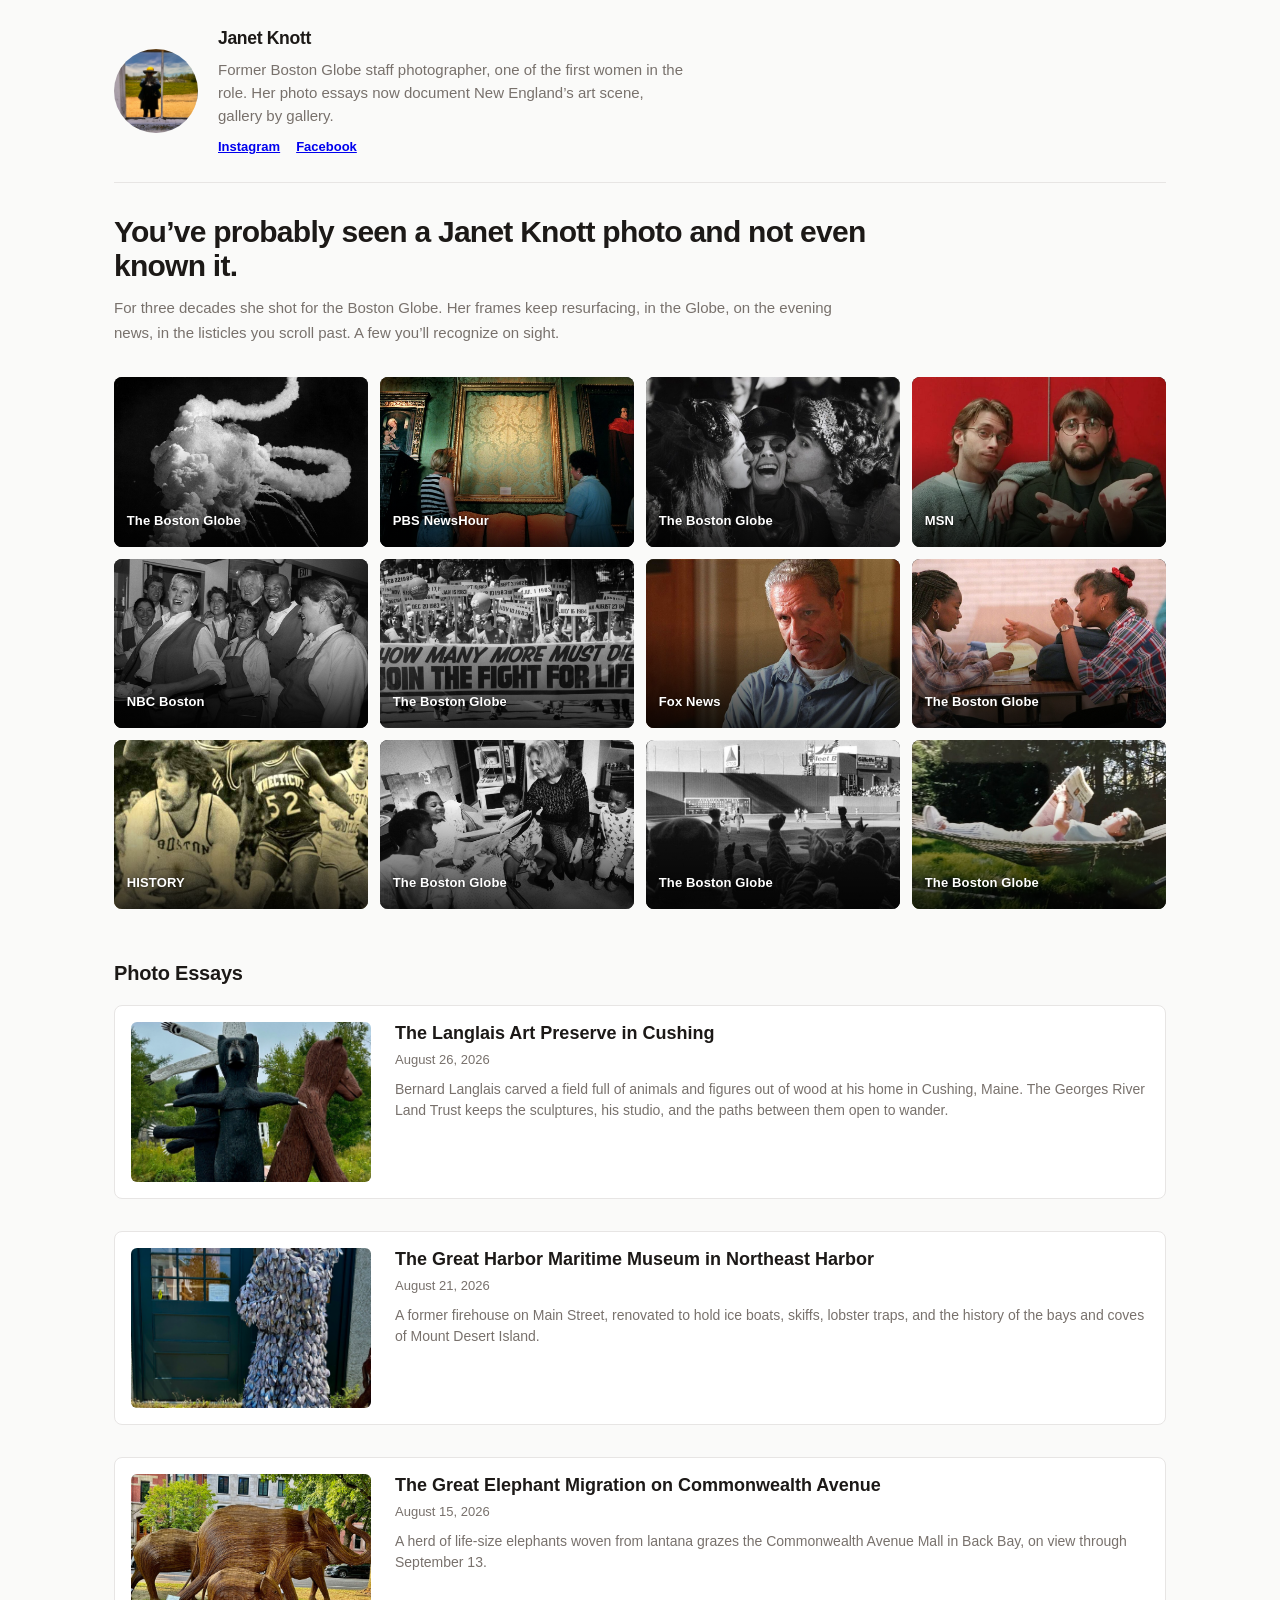
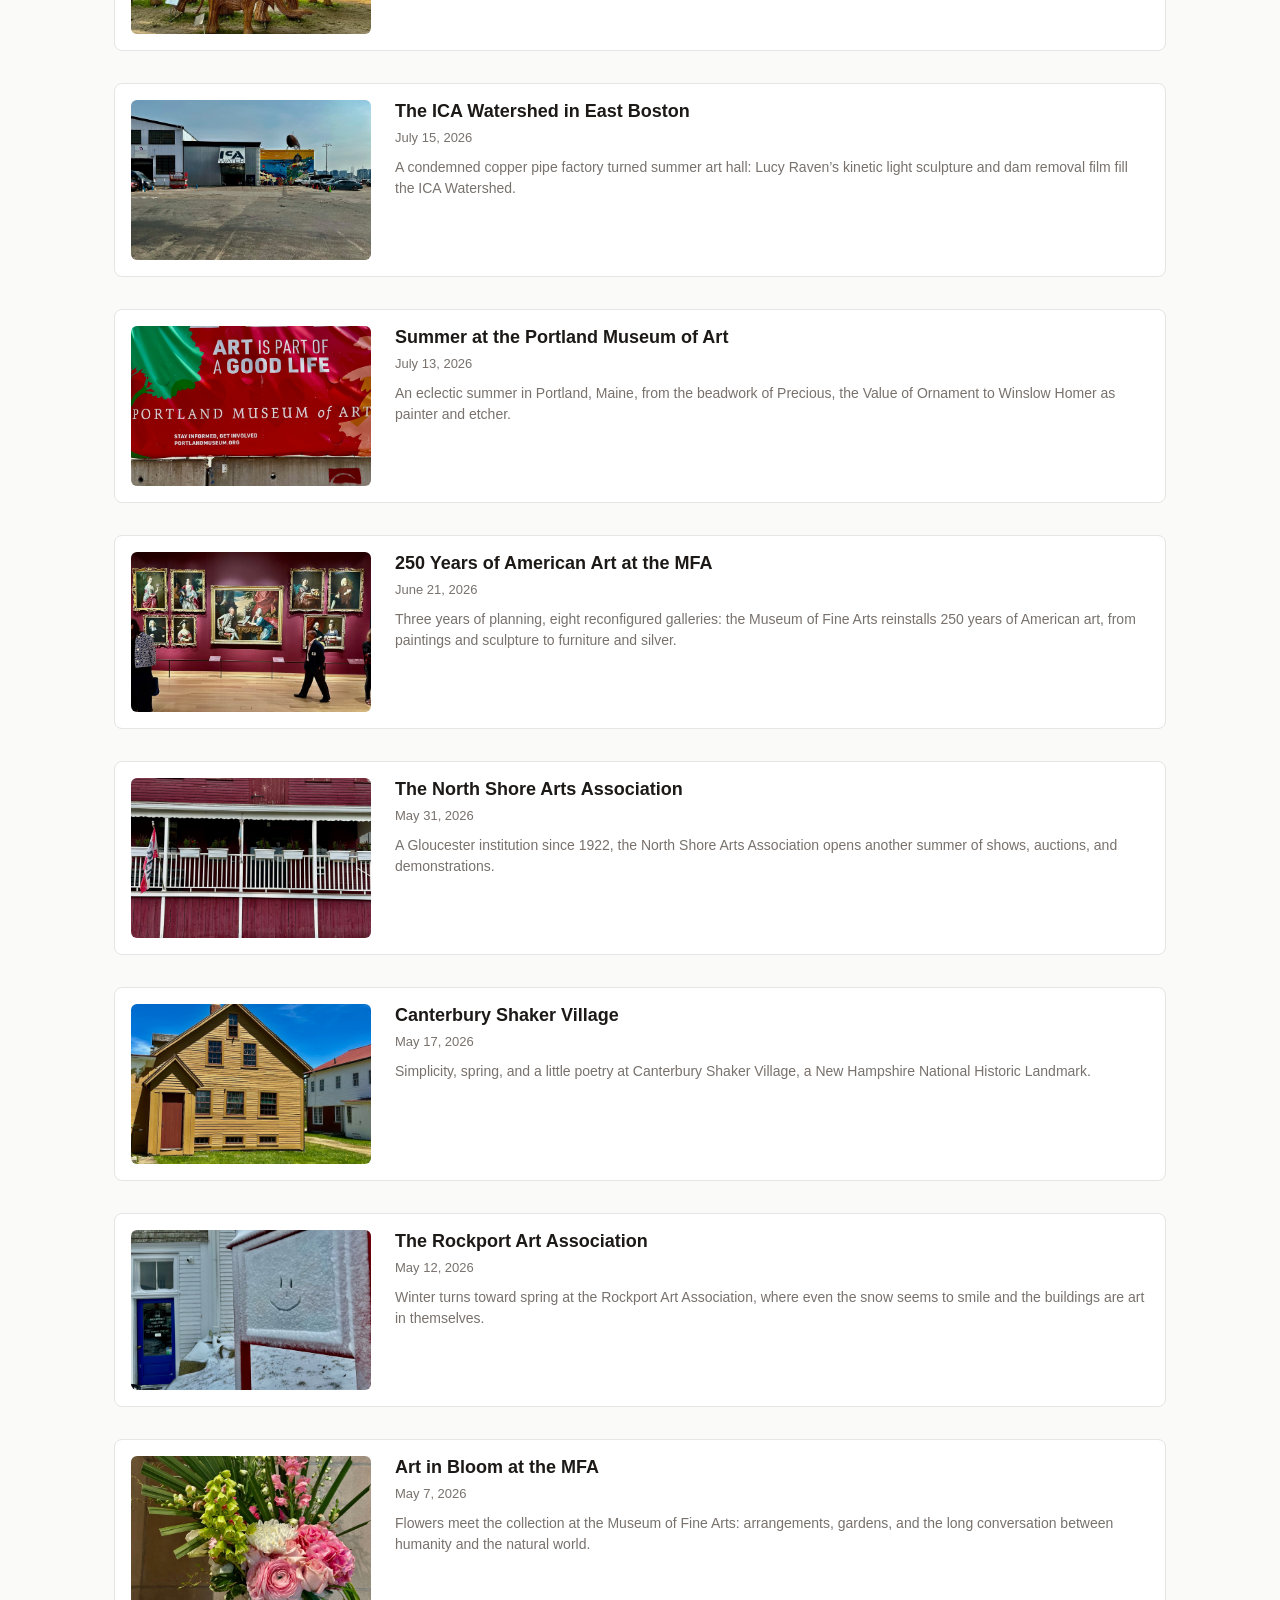
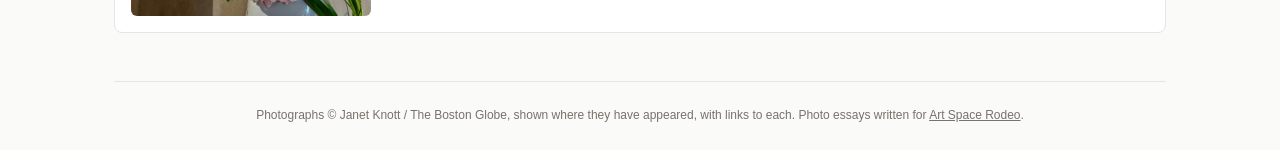
<file: index.html>
<!DOCTYPE html>
<html lang="en">
<head>
  <meta charset="utf-8" />
  <link rel="icon" type="image/svg+xml" href="/favicon.svg" />
  <meta name="viewport" content="width=device-width, initial-scale=1" />
  <meta name="description" content="Janet Knott, former Boston Globe staff photographer. You've probably seen one of her photos and not even known it." />
  <title>Janet Knott | Photographer</title>
  <link rel="stylesheet" href="/style.css" />
  <!-- Metricool tracking -->
  <script>function loadScript(a){var b=document.getElementsByTagName("head")[0],c=document.createElement("script");c.type="text/javascript",c.src="https://tracker.metricool.com/resources/be.js",c.onreadystatechange=a,c.onload=a,b.appendChild(c)}loadScript(function(){beTracker.t({hash:"f56cd72f8e002854d3a9825211d9d621"})});</script>
</head>
<body>
  <div class="container">
    <header class="masthead">
      <div class="masthead-bio">
        <img class="masthead-photo" src="/janet-knott.jpg" alt="Janet Knott" />
        <div class="masthead-id">
          <h1><a href="/">Janet Knott</a></h1>
          <p class="masthead-tagline">Former Boston Globe staff photographer, one of the first women in the role. Her photo essays now document New England&rsquo;s art scene, gallery by gallery.</p>
          <p class="masthead-social">
            <a href="https://instagram.com/janetknott" target="_blank" rel="noopener noreferrer">Instagram</a>
            <a href="https://www.facebook.com/people/Janet-Knott/61580715803537/" target="_blank" rel="noopener noreferrer">Facebook</a>
          </p>
        </div>
      </div>
    </header>
    <main>
      <section id="sightings">
        <div class="wall-hero">
          <h2>You&rsquo;ve probably seen a Janet Knott photo and not even known it.</h2>
          <p>For three decades she shot for the Boston Globe. Her frames keep resurfacing, in the Globe, on the evening news, in the listicles you scroll past. A few you&rsquo;ll recognize on sight.</p>
        </div>
        <div class="wall">

          <a class="wall-tile" href="https://www.bostonglobe.com/2021/01/28/metro/35th-anniversary-challenger-disaster-look-back-globe-coverage-tragedy/" target="_blank" rel="noopener noreferrer">
            <img class="wall-img" src="/tracker/images/globe-challenger-1986.jpg" alt="The Space Shuttle Challenger exploding over Cape Canaveral, January 28, 1986" loading="lazy" />
            <span class="wall-scrim"></span>
            <span class="wall-meta">
              <span class="wall-outlet">The Boston Globe</span>
              <span class="wall-headline">On the 35th anniversary of the Challenger disaster, a look back at Globe coverage</span>
            </span>
          </a>

          <a class="wall-tile" href="https://www.pbs.org/newshour/arts/investigators-hope-for-new-leads-in-boston-museum-robbery" target="_blank" rel="noopener noreferrer">
            <img class="wall-img" src="/tracker/images/pbs-gardner-heist.jpg" alt="Empty frames in the Dutch Room of the Isabella Stewart Gardner Museum after the 1990 heist" loading="lazy" />
            <span class="wall-scrim"></span>
            <span class="wall-meta">
              <span class="wall-outlet">PBS NewsHour</span>
              <span class="wall-headline">Investigators hope for new leads in Boston museum robbery</span>
            </span>
          </a>

          <a class="wall-tile" href="https://www.bostonglobe.com/2025/10/11/arts/diane-keaton-obit/" target="_blank" rel="noopener noreferrer">
            <img class="wall-img" src="/tracker/images/globe-diane-keaton.jpg" alt="Diane Keaton laughing as Hasty Pudding members give her the traditional double kiss, 1991" loading="lazy" />
            <span class="wall-scrim"></span>
            <span class="wall-meta">
              <span class="wall-outlet">The Boston Globe</span>
              <span class="wall-headline">Diane Keaton, Oscar-winning star, has died</span>
            </span>
          </a>

          <a class="wall-tile" href="https://www.msn.com/en-us/movies/news/17-iconic-films-that-defined-generation-x/ss-AA25UgUt" target="_blank" rel="noopener noreferrer">
            <img class="wall-img" src="/tracker/images/msn-clerks-kevin-smith.jpg" alt="Kevin Smith and Scott Mosier, producers of Clerks, photographed in Cambridge" loading="lazy" />
            <span class="wall-scrim"></span>
            <span class="wall-meta">
              <span class="wall-outlet">MSN</span>
              <span class="wall-headline">17 iconic films that defined Generation X</span>
            </span>
          </a>

          <a class="wall-tile" href="https://www.nbcboston.com/news/local/s-and-s-food-truck-cambridge/3963435/" target="_blank" rel="noopener noreferrer">
            <img class="wall-img" src="/tracker/images/nbc-boston-ss-deli-kennedy.jpg" alt="Waiters and waitresses at the S&amp;S Deli posing with Senator Ted Kennedy during a Cambridge campaign stop" loading="lazy" />
            <span class="wall-scrim"></span>
            <span class="wall-meta">
              <span class="wall-outlet">NBC Boston</span>
              <span class="wall-headline">After iconic Cambridge deli closes, an S&amp;S food truck is apparently on the way</span>
            </span>
          </a>

          <a class="wall-tile" href="https://www.bostonglobe.com/2025/12/03/arts/boston-against-aids-anniversary/" target="_blank" rel="noopener noreferrer">
            <img class="wall-img" src="/tracker/images/globe-aids-march-1985.jpg" alt="The AIDS Action Committee marching with a banner in a Boston Pride parade, 1985" loading="lazy" />
            <span class="wall-scrim"></span>
            <span class="wall-meta">
              <span class="wall-outlet">The Boston Globe</span>
              <span class="wall-headline">In 1985, the country wasn&rsquo;t ready to talk about the AIDS crisis. Boston was.</span>
            </span>
          </a>

          <a class="wall-tile" href="https://www.foxnews.com/us/boston-stranglers-unheard-confession-tapes-cast-new-doubt-americas-jack-ripper-victims-nephew" target="_blank" rel="noopener noreferrer">
            <img class="wall-img" src="/tracker/images/fox-boston-strangler-nassar.jpg" alt="George Nassar, cellmate of confessed Boston Strangler Albert DeSalvo, photographed in prison" loading="lazy" />
            <span class="wall-scrim"></span>
            <span class="wall-meta">
              <span class="wall-outlet">Fox News</span>
              <span class="wall-headline">Boston Strangler&rsquo;s unheard confession tapes cast new doubt on &lsquo;America&rsquo;s Jack the Ripper&rsquo;</span>
            </span>
          </a>

          <a class="wall-tile" href="https://www.bostonglobe.com/2021/07/12/metro/andrea-campbell-gained-success-despite-early-tragedies-mayor-she-wants-give-all-bostonians-same-opportunities-that-helped-her/" target="_blank" rel="noopener noreferrer">
            <img class="wall-img" src="/tracker/images/globe-andrea-campbell.jpg" alt="A 1996 peer-tutoring session at Boston Latin School, photographed for the Boston Globe" loading="lazy" />
            <span class="wall-scrim"></span>
            <span class="wall-meta">
              <span class="wall-outlet">The Boston Globe</span>
              <span class="wall-headline">Andrea Campbell gained success despite early tragedies</span>
            </span>
          </a>

          <a class="wall-tile" href="https://www.history.com/articles/biggest-sports-betting-scandals" target="_blank" rel="noopener noreferrer">
            <img class="wall-img" src="/tracker/images/history-bc-point-shaving.jpg" alt="Boston College's Rick Kuhn with the ball against UConn, March 2, 1979, during the point-shaving scandal" loading="lazy" />
            <span class="wall-scrim"></span>
            <span class="wall-meta">
              <span class="wall-outlet">HISTORY</span>
              <span class="wall-headline">6 of the biggest sports gambling scandals</span>
            </span>
          </a>

          <a class="wall-tile" href="https://www.bostonglobe.com/2025/10/08/metro/mental-health-advocate-joan-bennett-kennedy-dies-at-89/" target="_blank" rel="noopener noreferrer">
            <img class="wall-img" src="/tracker/images/globe-joan-kennedy.jpg" alt="Joan Bennett Kennedy encouraging patients to read at Boston City Hospital, 1991" loading="lazy" />
            <span class="wall-scrim"></span>
            <span class="wall-meta">
              <span class="wall-outlet">The Boston Globe</span>
              <span class="wall-headline">Joan Bennett Kennedy, advocate who faced her own struggles, dies at 89</span>
            </span>
          </a>

          <a class="wall-tile" href="https://apps.bostonglobe.com/sports/2025/04/fenway-park-opening-day-through-years/" target="_blank" rel="noopener noreferrer">
            <img class="wall-img" src="/tracker/images/globe-fenway-1979.jpg" alt="Fans on their feet at the 1979 Red Sox opener at Fenway Park" loading="lazy" />
            <span class="wall-scrim"></span>
            <span class="wall-meta">
              <span class="wall-outlet">The Boston Globe</span>
              <span class="wall-headline">Historic Red Sox photos of Fenway Park in Boston</span>
            </span>
          </a>

          <a class="wall-tile" href="https://www.bostonglobe.com/2023/03/31/metro/loretta-mclaughlin-is-famous-breaking-boston-strangler-case-coworkers-remember-so-much-more/" target="_blank" rel="noopener noreferrer">
            <img class="wall-img" src="/tracker/images/globe-strangler-mclaughlin.jpg" alt="Loretta McLaughlin, the reporter who broke the Boston Strangler case, reading in her backyard" loading="lazy" />
            <span class="wall-scrim"></span>
            <span class="wall-meta">
              <span class="wall-outlet">The Boston Globe</span>
              <span class="wall-headline">Loretta McLaughlin is famous for breaking the Boston Strangler case</span>
            </span>
          </a>

        </div>
      </section>

      <section id="essays">
        <h2 class="section-title">Photo Essays</h2>
        <div class="essay-list">
        <a href="/essays/langlais-art-preserve/" class="essay-card">
          <img src="/essays/langlais-art-preserve/01-bear-horse-and-wolf.jpg" alt="The Langlais Art Preserve in Cushing" loading="lazy" />
          <div class="essay-card-body">
            <h3>The Langlais Art Preserve in Cushing</h3>
            <time>August 26, 2026</time>
            <p>Bernard Langlais carved a field full of animals and figures out of wood at his home in Cushing, Maine. The Georges River Land Trust keeps the sculptures, his studio, and the paths between them open to wander.</p>
          </div>
        </a>
        <a href="/essays/great-harbor-maritime-museum/" class="essay-card">
          <img src="/essays/great-harbor-maritime-museum/01-maritime-museum-mussel-man.jpg" alt="The Great Harbor Maritime Museum in Northeast Harbor" loading="lazy" />
          <div class="essay-card-body">
            <h3>The Great Harbor Maritime Museum in Northeast Harbor</h3>
            <time>August 21, 2026</time>
            <p>A former firehouse on Main Street, renovated to hold ice boats, skiffs, lobster traps, and the history of the bays and coves of Mount Desert Island.</p>
          </div>
        </a>
        <a href="/essays/great-elephant-migration/" class="essay-card">
          <img src="/essays/great-elephant-migration/01-comm-ave-mall-herd.jpg" alt="The Great Elephant Migration on Commonwealth Avenue" loading="lazy" />
          <div class="essay-card-body">
            <h3>The Great Elephant Migration on Commonwealth Avenue</h3>
            <time>August 15, 2026</time>
            <p>A herd of life-size elephants woven from lantana grazes the Commonwealth Avenue Mall in Back Bay, on view through September 13.</p>
          </div>
        </a>
        <a href="/essays/ica-watershed/" class="essay-card">
          <img src="/essays/ica-watershed/01-ica-watershed-facade-mural.jpg" alt="The ICA Watershed in East Boston" loading="lazy" />
          <div class="essay-card-body">
            <h3>The ICA Watershed in East Boston</h3>
            <time>July 15, 2026</time>
            <p>A condemned copper pipe factory turned summer art hall: Lucy Raven&rsquo;s kinetic light sculpture and dam removal film fill the ICA Watershed.</p>
          </div>
        </a>
        <a href="/essays/portland-museum-of-art/" class="essay-card">
          <img src="/essays/portland-museum-of-art/01-art-is-part-of-a-good-life.jpg" alt="Summer at the Portland Museum of Art" loading="lazy" />
          <div class="essay-card-body">
            <h3>Summer at the Portland Museum of Art</h3>
            <time>July 13, 2026</time>
            <p>An eclectic summer in Portland, Maine, from the beadwork of Precious, the Value of Ornament to Winslow Homer as painter and etcher.</p>
          </div>
        </a>
        <a href="/essays/mfa-american-art/" class="essay-card">
          <img src="/essays/mfa-american-art/01-gallery-salon-hang.jpg" alt="250 Years of American Art at the MFA" loading="lazy" />
          <div class="essay-card-body">
            <h3>250 Years of American Art at the MFA</h3>
            <time>June 21, 2026</time>
            <p>Three years of planning, eight reconfigured galleries: the Museum of Fine Arts reinstalls 250 years of American art, from paintings and sculpture to furniture and silver.</p>
          </div>
        </a>
        <a href="/essays/north-shore-arts-association/" class="essay-card">
          <img src="/essays/north-shore-arts-association/01-nsaa-building.jpg" alt="The North Shore Arts Association" loading="lazy" />
          <div class="essay-card-body">
            <h3>The North Shore Arts Association</h3>
            <time>May 31, 2026</time>
            <p>A Gloucester institution since 1922, the North Shore Arts Association opens another summer of shows, auctions, and demonstrations.</p>
          </div>
        </a>
        <a href="/essays/canterbury-shaker-village/" class="essay-card">
          <img src="/essays/canterbury-shaker-village/01-yellow-shaker-building.jpg" alt="Canterbury Shaker Village" loading="lazy" />
          <div class="essay-card-body">
            <h3>Canterbury Shaker Village</h3>
            <time>May 17, 2026</time>
            <p>Simplicity, spring, and a little poetry at Canterbury Shaker Village, a New Hampshire National Historic Landmark.</p>
          </div>
        </a>
        <a href="/essays/rockport-art-association/" class="essay-card">
          <img src="/essays/rockport-art-association/01-snow-smiley-rockport-gallery.jpg" alt="The Rockport Art Association" loading="lazy" />
          <div class="essay-card-body">
            <h3>The Rockport Art Association</h3>
            <time>May 12, 2026</time>
            <p>Winter turns toward spring at the Rockport Art Association, where even the snow seems to smile and the buildings are art in themselves.</p>
          </div>
        </a>
        <a href="/essays/mfa-art-in-bloom/" class="essay-card">
          <img src="/essays/mfa-art-in-bloom/01-art-in-bloom-arrangement.jpg" alt="Art in Bloom at the MFA" loading="lazy" />
          <div class="essay-card-body">
            <h3>Art in Bloom at the MFA</h3>
            <time>May 7, 2026</time>
            <p>Flowers meet the collection at the Museum of Fine Arts: arrangements, gardens, and the long conversation between humanity and the natural world.</p>
          </div>
        </a>
        </div>
      </section>
    </main>
    <footer>
      <p>Photographs &copy; Janet Knott / The Boston Globe, shown where they have appeared, with links to each.
      Photo essays written for <a href="https://artspacerodeo.com" target="_blank" rel="noopener noreferrer">Art Space Rodeo</a>.</p>
    </footer>
  </div>
</body>
</html>
</file>
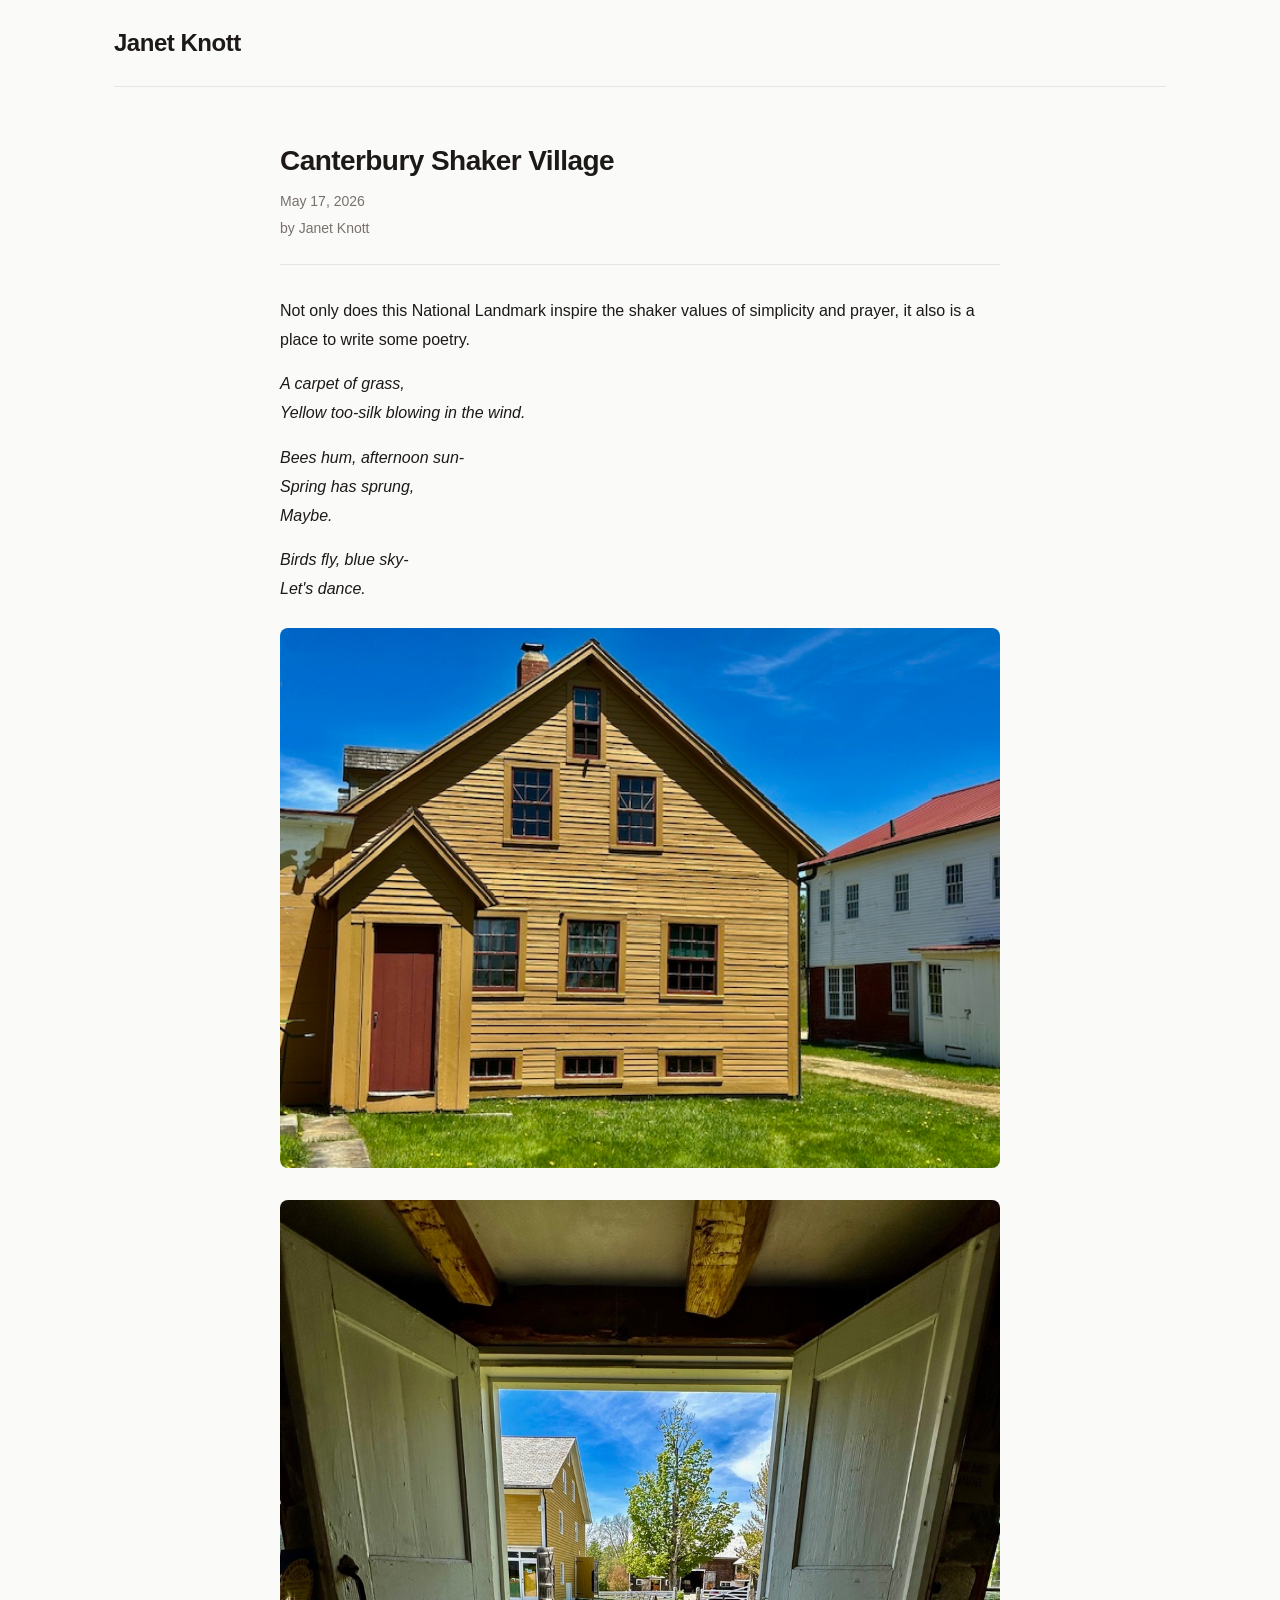
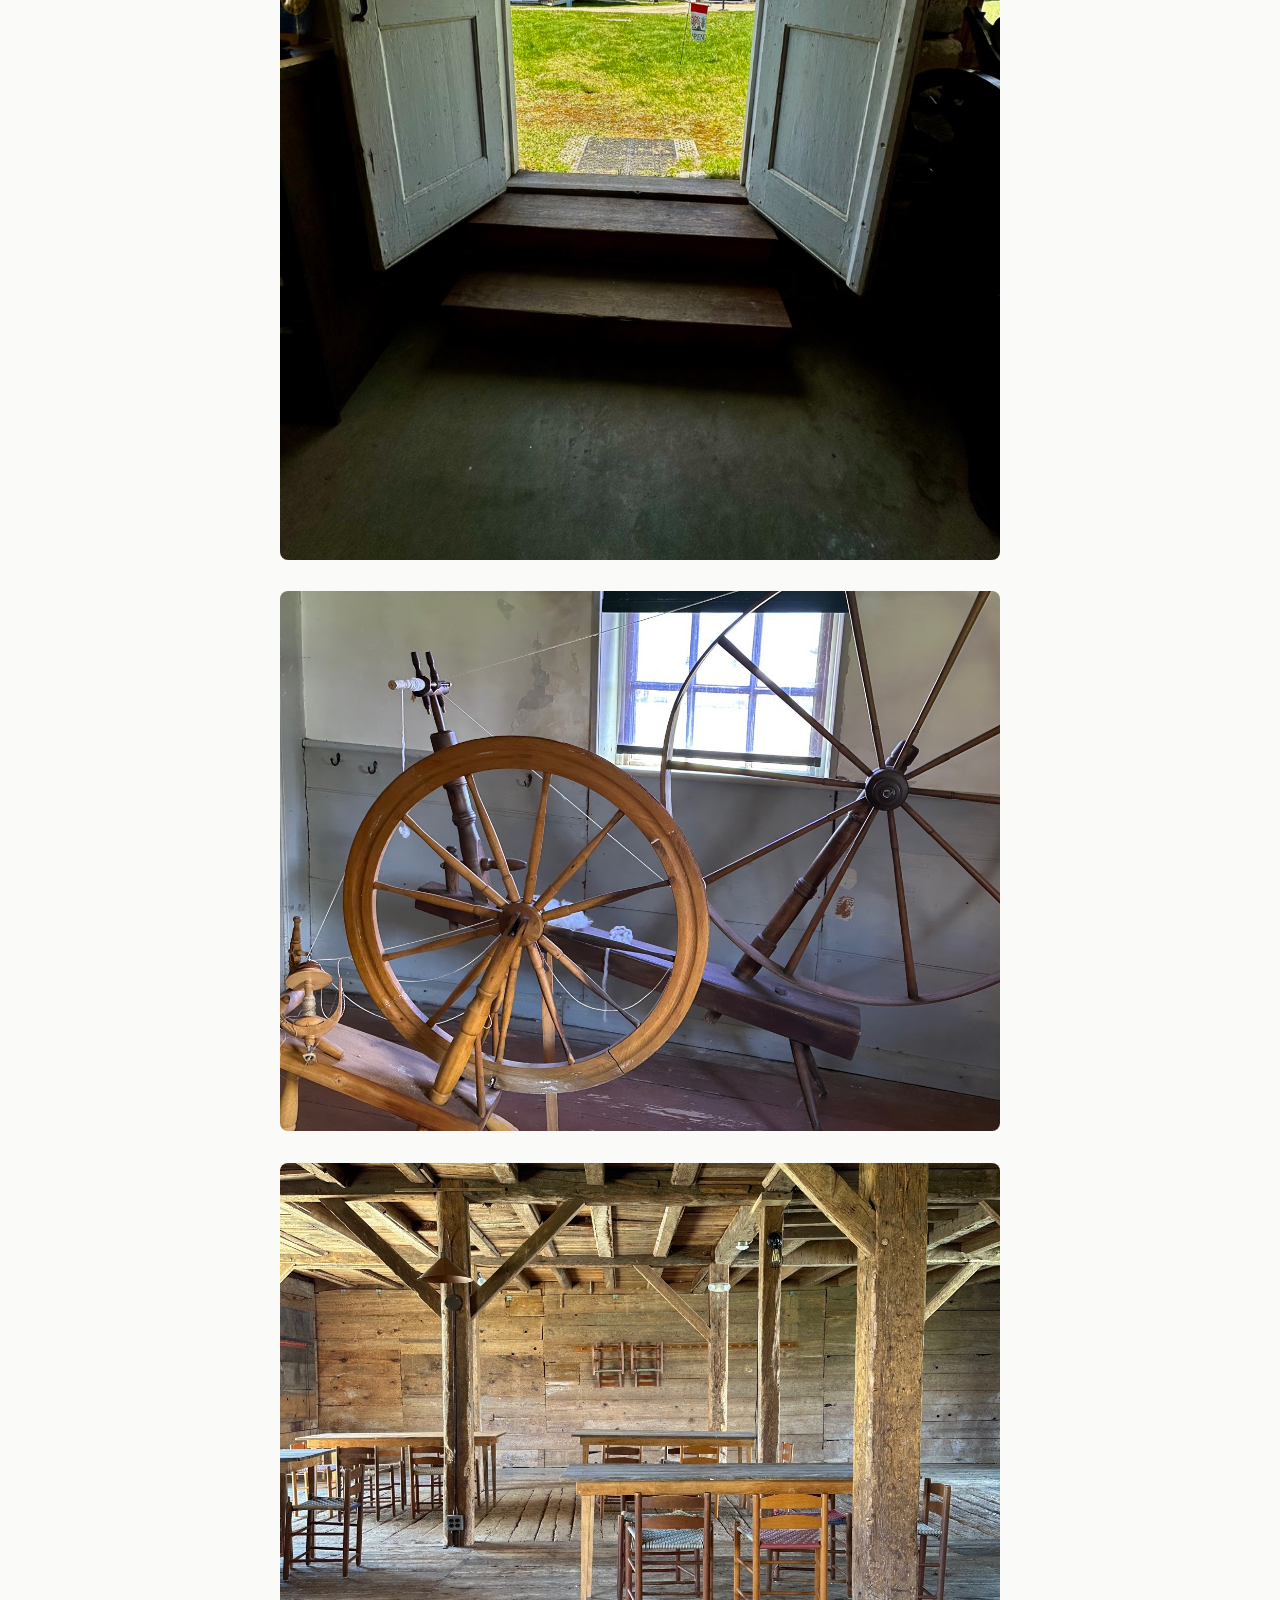
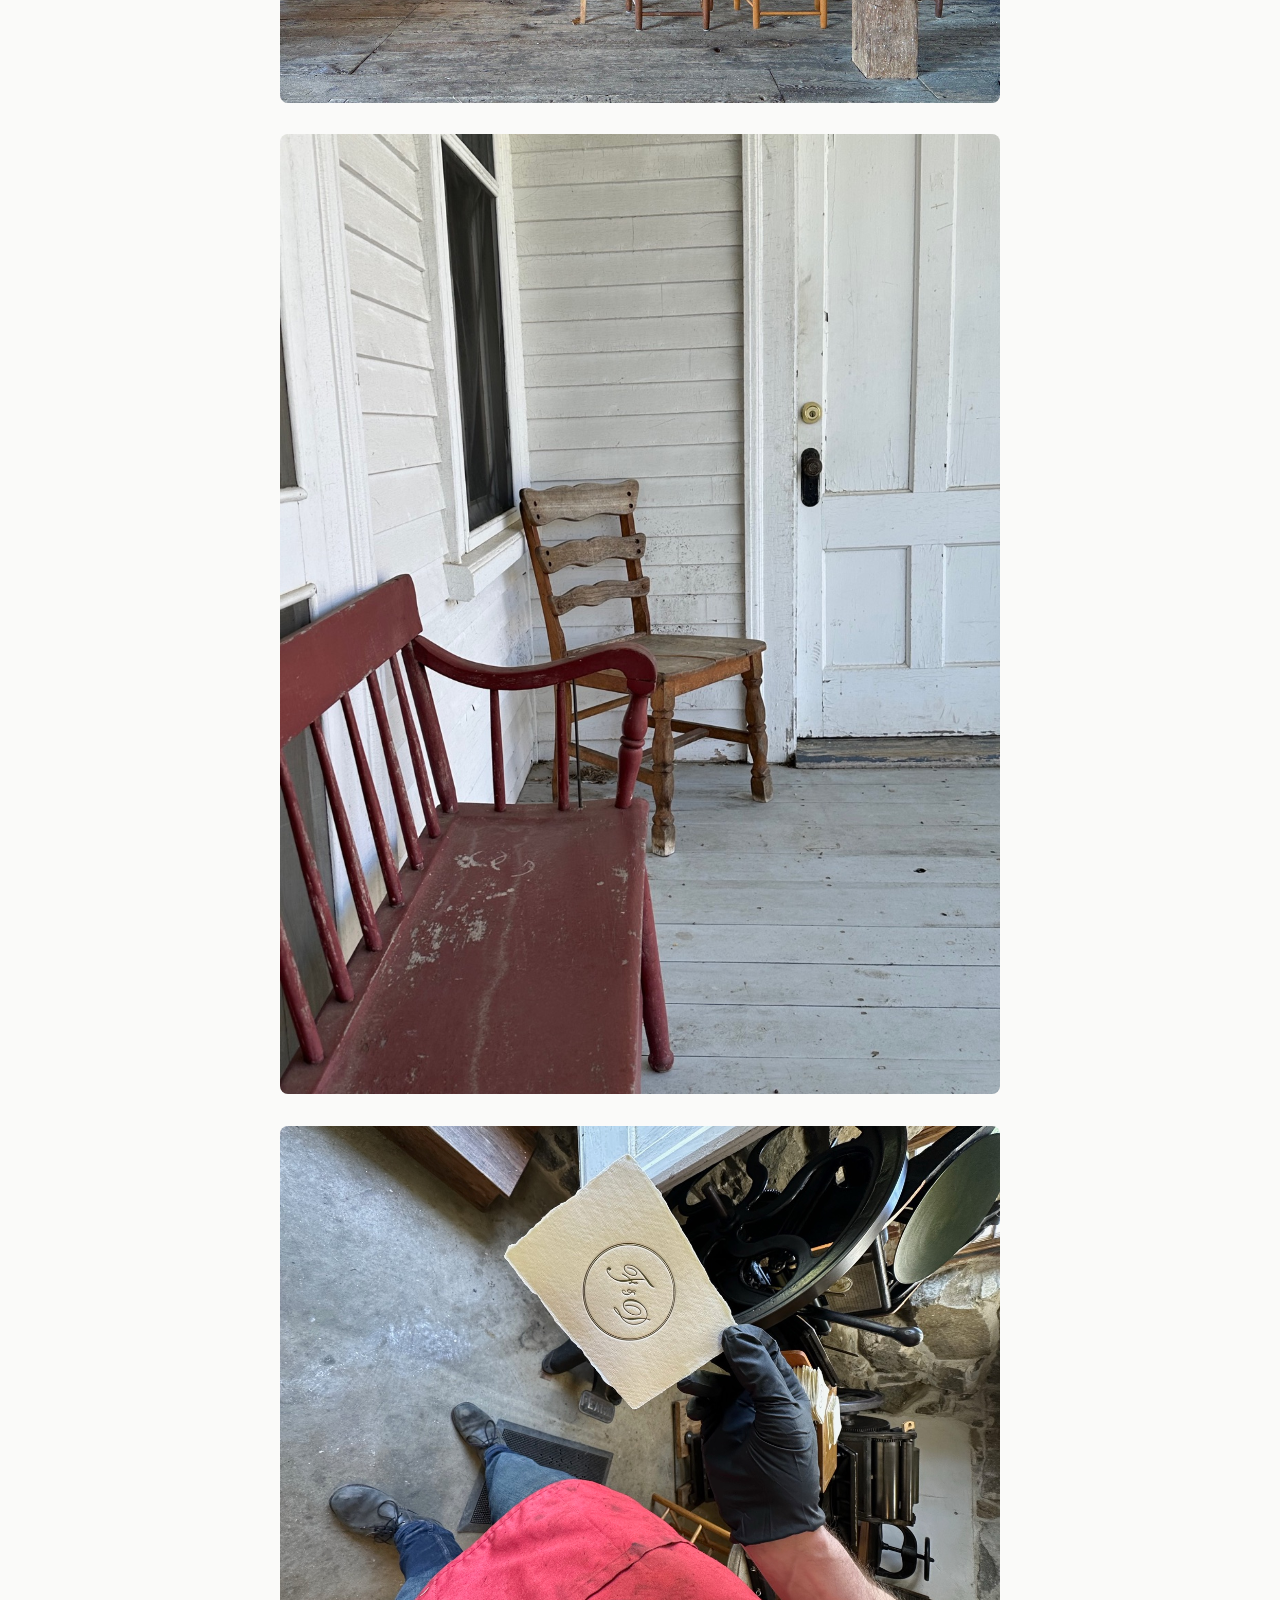
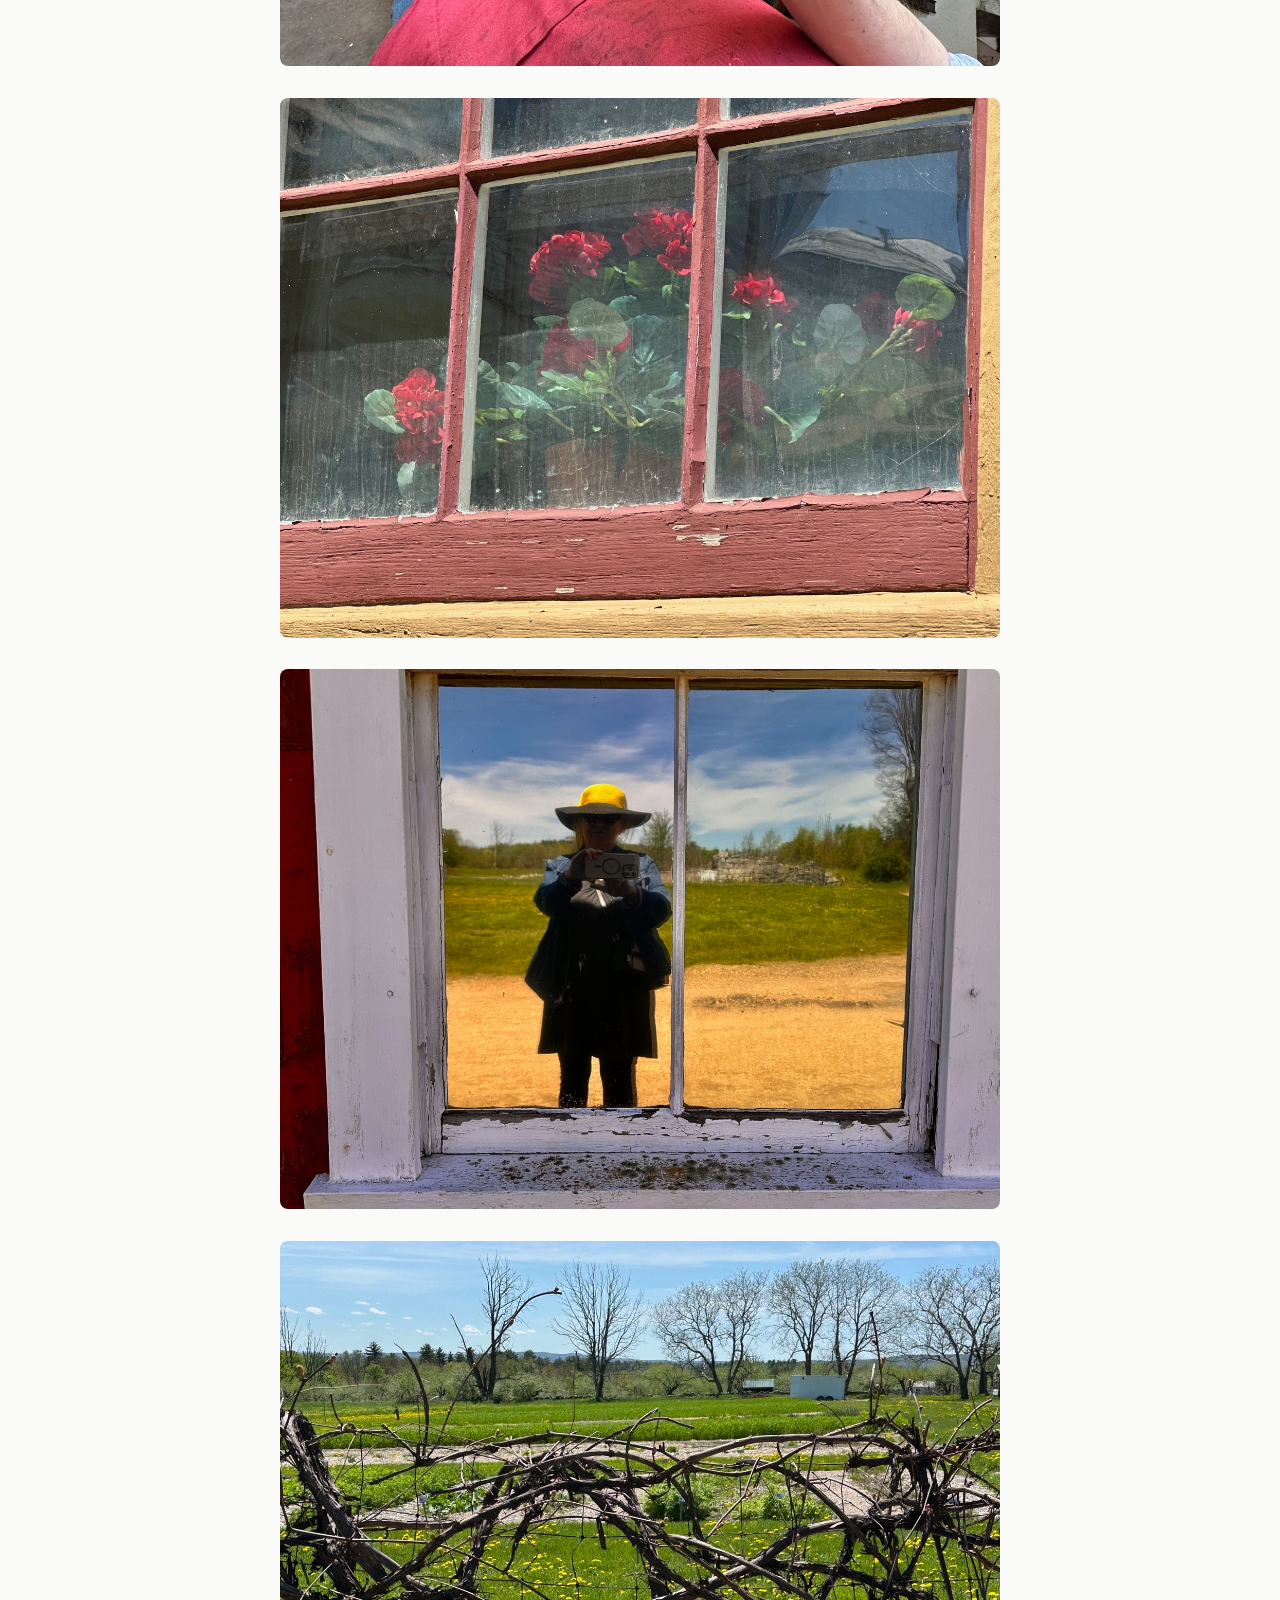
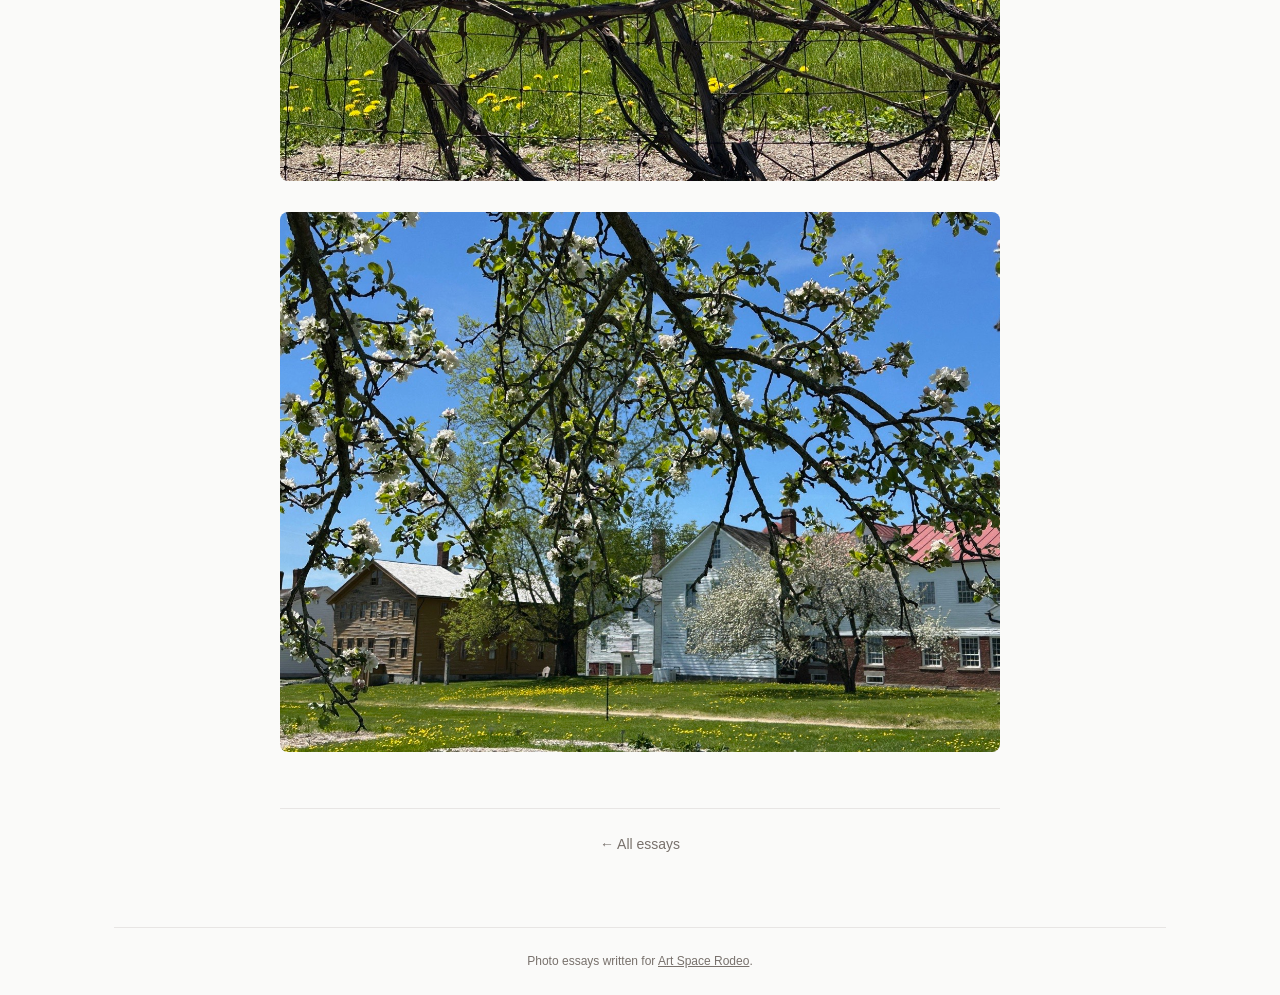
<file: essays/canterbury-shaker-village/index.html>
<!DOCTYPE html>
<html lang="en">
<head>
  <meta charset="utf-8" />
  <link rel="icon" type="image/svg+xml" href="/favicon.svg" />
  <meta name="viewport" content="width=device-width, initial-scale=1" />
  <meta name="description" content="Simplicity, spring, and a little poetry at Canterbury Shaker Village, a New Hampshire National Historic Landmark." />
  <title>Canterbury Shaker Village | Janet Knott</title>
  <link rel="stylesheet" href="/style.css" />
  <!-- Metricool tracking -->
  <script>function loadScript(a){var b=document.getElementsByTagName("head")[0],c=document.createElement("script");c.type="text/javascript",c.src="https://tracker.metricool.com/resources/be.js",c.onreadystatechange=a,c.onload=a,b.appendChild(c)}loadScript(function(){beTracker.t({hash:"f56cd72f8e002854d3a9825211d9d621"})});</script>
</head>
<body>
  <div class="container">
    <header>
      <h1><a href="/">Janet Knott</a></h1>
    </header>
    <main>
      <article class="essay">
        <header class="essay-header">
          <h1>Canterbury Shaker Village</h1>
          <time>May 17, 2026</time>
          <p class="essay-author">by Janet Knott</p>
        </header>
        <div class="essay-content">
      <p>Not only does this National Landmark inspire the shaker values of simplicity and prayer, it also is a place to write some poetry.</p>
      <p><em>A carpet of grass,</em><br />
<em>Yellow too-silk blowing in the wind.</em></p>
      <p><em>Bees hum, afternoon sun-</em><br />
<em>Spring has sprung,</em><br />
<em>Maybe.</em></p>
      <p><em>Birds fly, blue sky-</em><br />
<em>Let's dance.</em></p>
      <figure>
<img src="/essays/canterbury-shaker-village/01-yellow-shaker-building.jpg" alt="A mustard-yellow clapboard Shaker dwelling house under a blue sky at Canterbury Shaker Village, New Hampshire." />
</figure>

<figure>
<img src="/essays/canterbury-shaker-village/02-open-doors-to-lawn.jpg" alt="Double doors open from a dark interior onto the green lawn at Canterbury Shaker Village." />
</figure>

<figure>
<img src="/essays/canterbury-shaker-village/03-spinning-wheels.jpg" alt="Two large Shaker spinning wheels mounted high on a wall at Canterbury Shaker Village." />
</figure>

<figure>
<img src="/essays/canterbury-shaker-village/04-chairs-in-loft.jpg" alt="Shaker ladder-back chairs stored on a peg shelf in a post-and-beam loft at Canterbury Shaker Village." />
</figure>

<figure>
<img src="/essays/canterbury-shaker-village/05-red-chair-peg-rail.jpg" alt="A red-painted Shaker side chair against white paneling and a peg rail." />
</figure>

<figure>
<img src="/essays/canterbury-shaker-village/06-papermaking-demo.jpg" alt="A gloved hand lifts a sheet of handmade paper embossed with a monogram at a Canterbury Shaker Village papermaking demonstration." />
</figure>

<figure>
<img src="/essays/canterbury-shaker-village/07-geraniums-in-window.jpg" alt="Red geraniums behind the old window panes of a Shaker building at Canterbury Shaker Village." />
</figure>

<figure>
<img src="/essays/canterbury-shaker-village/08-self-portrait.jpg" alt="Photographer Janet Knott reflected in a window in a yellow hat, holding her phone, at Canterbury Shaker Village." />
</figure>

<figure>
<img src="/essays/canterbury-shaker-village/09-pond-reflection-branches.jpg" alt="Branches and a meadow of yellow flowers mirrored in still water at Canterbury Shaker Village, New Hampshire." />
</figure>

<figure>
<img src="/essays/canterbury-shaker-village/10-blossoms-reflected.jpg" alt="Apple blossoms and village buildings reflected in water at Canterbury Shaker Village, New Hampshire." />
</figure>
        </div>
        <footer class="essay-footer">
          <a href="/#essays">&larr; All essays</a>
        </footer>
      </article>
    </main>
    <footer>
      <p>Photo essays written for <a href="https://artspacerodeo.com" target="_blank" rel="noopener noreferrer">Art Space Rodeo</a>.</p>
    </footer>
  </div>
</body>
</html>
</file>
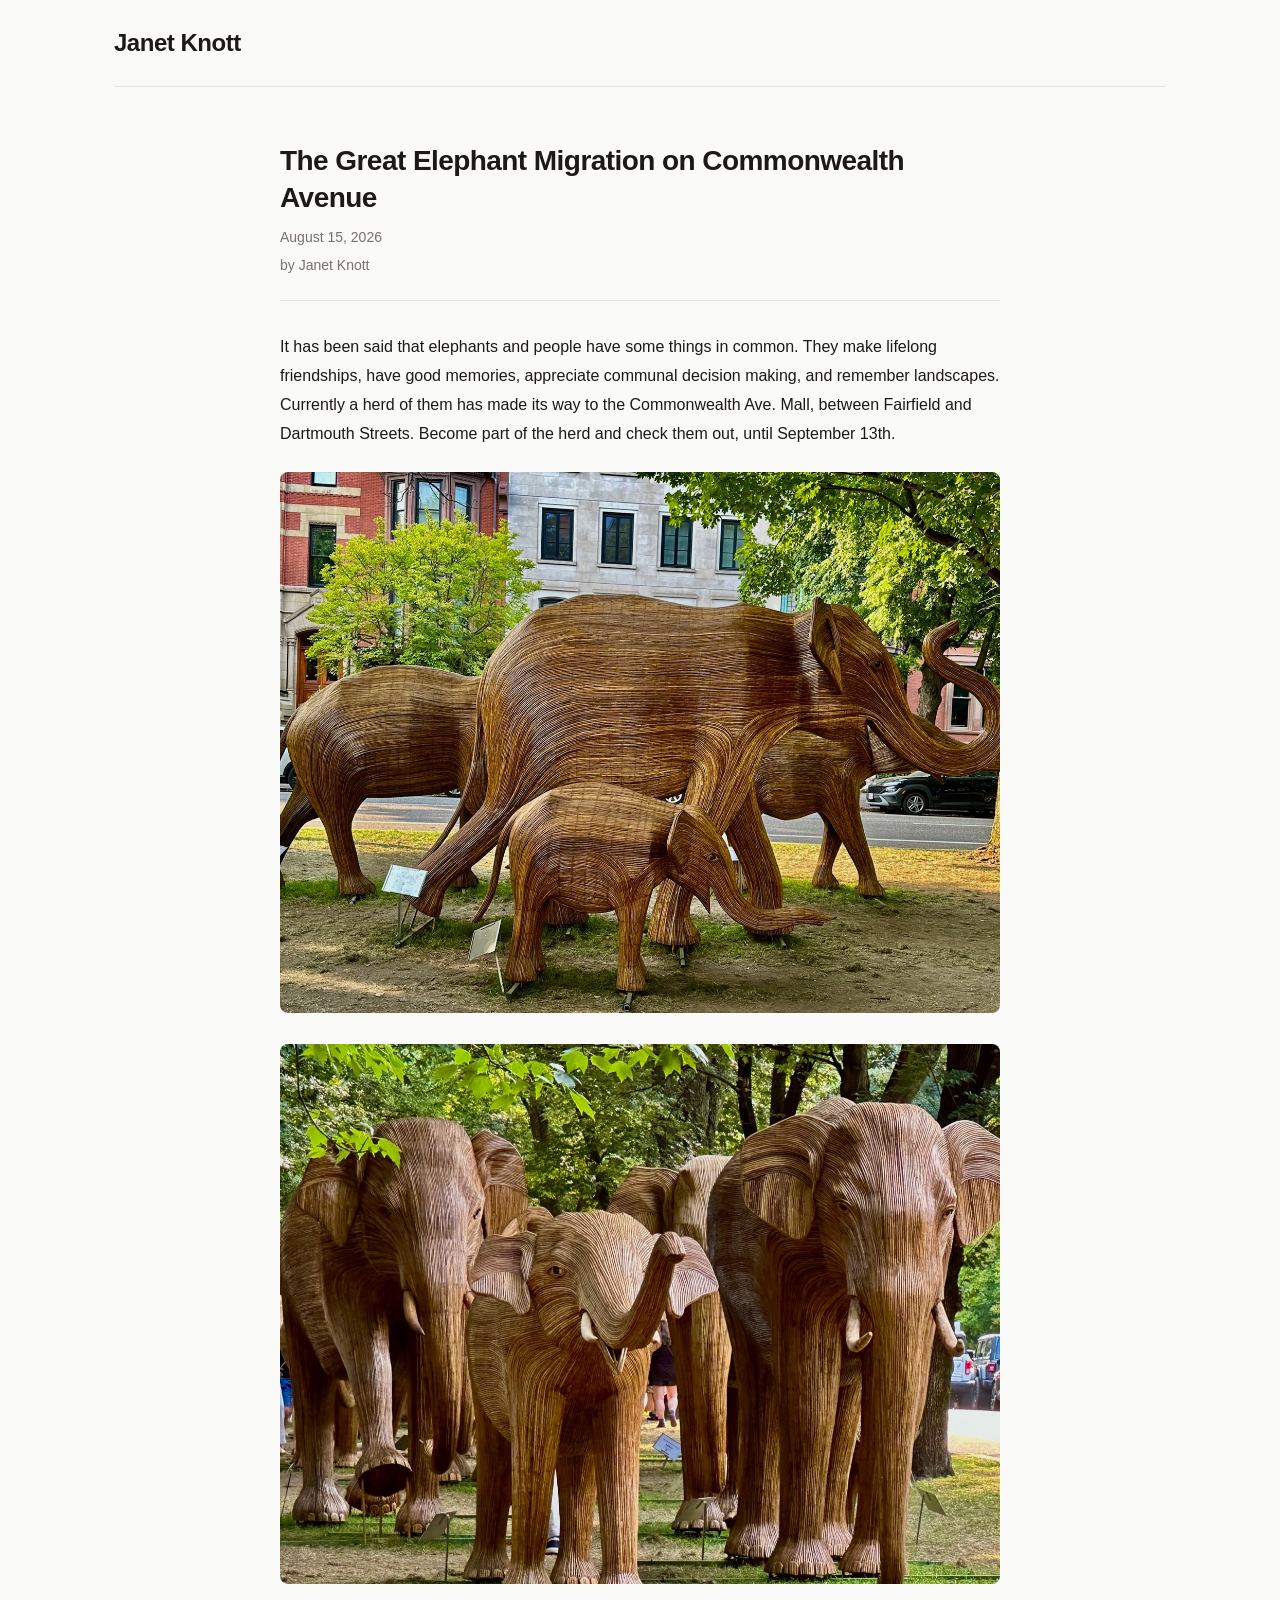
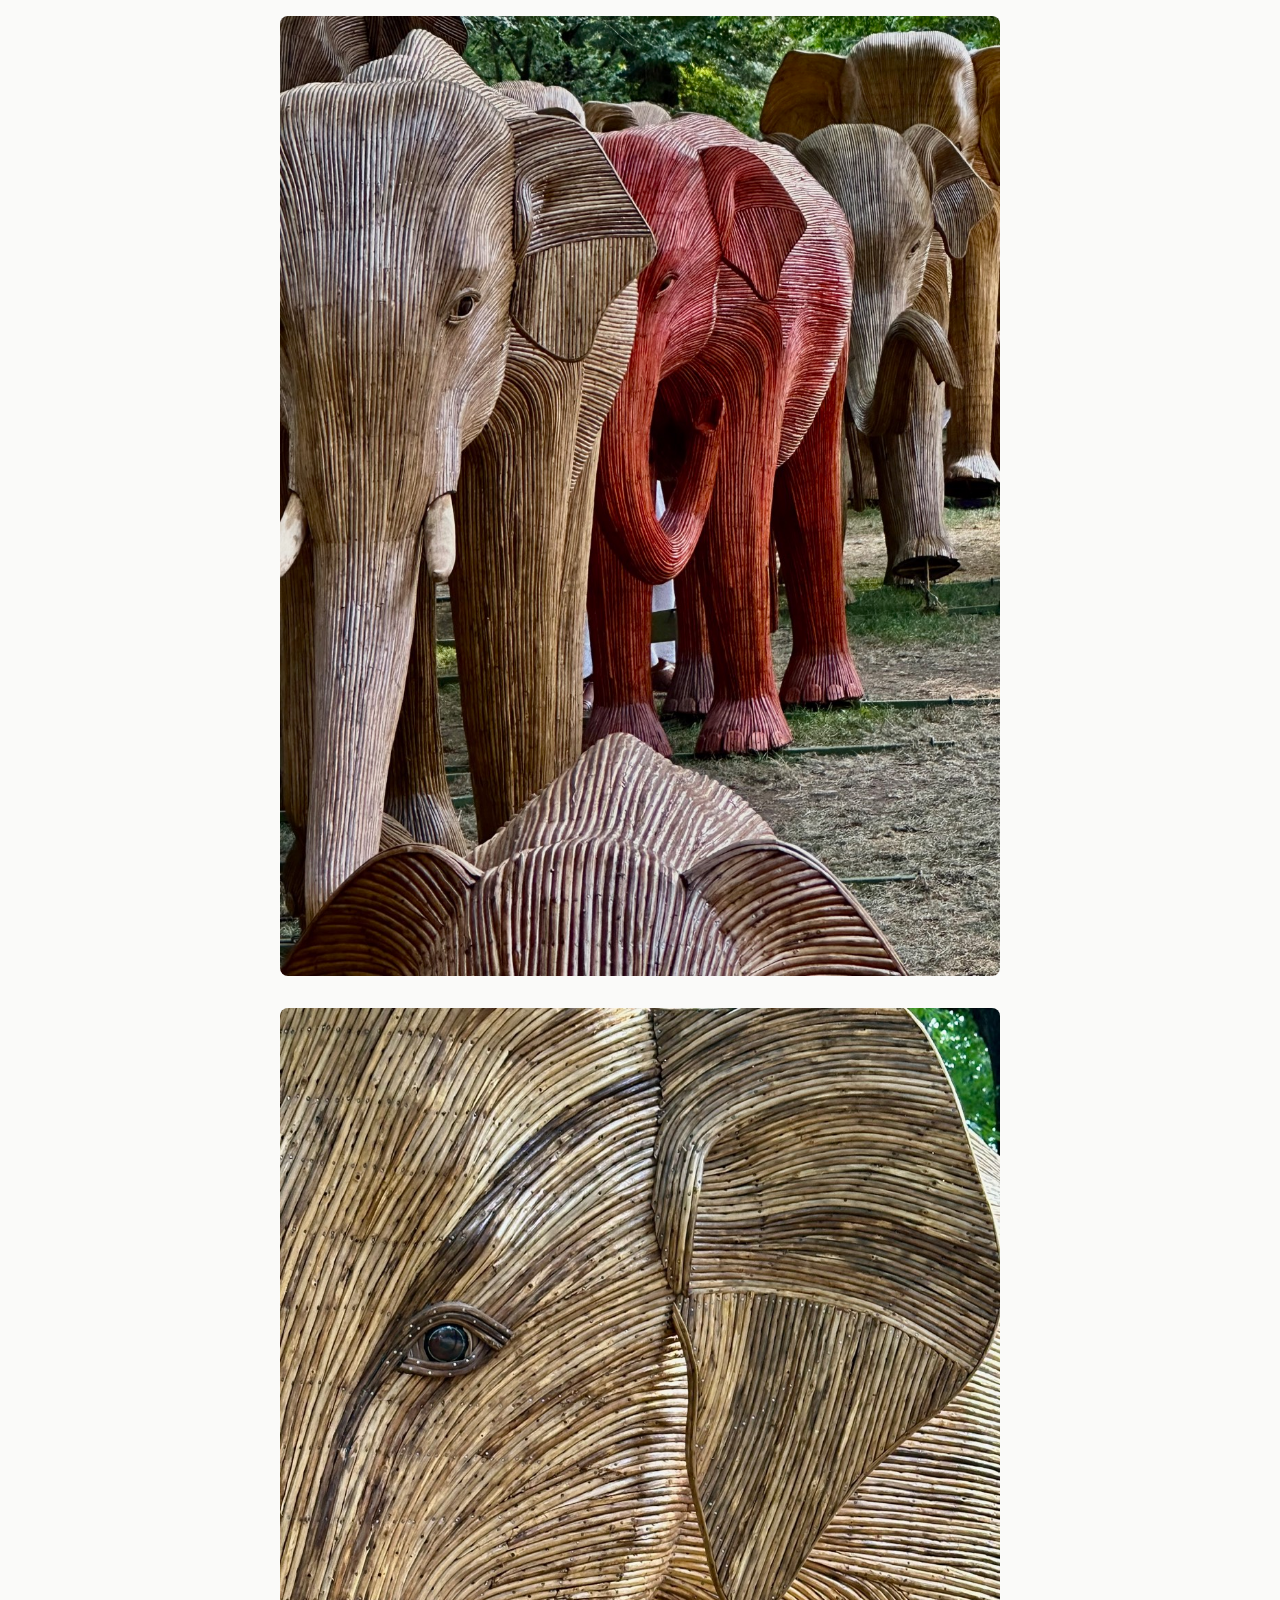
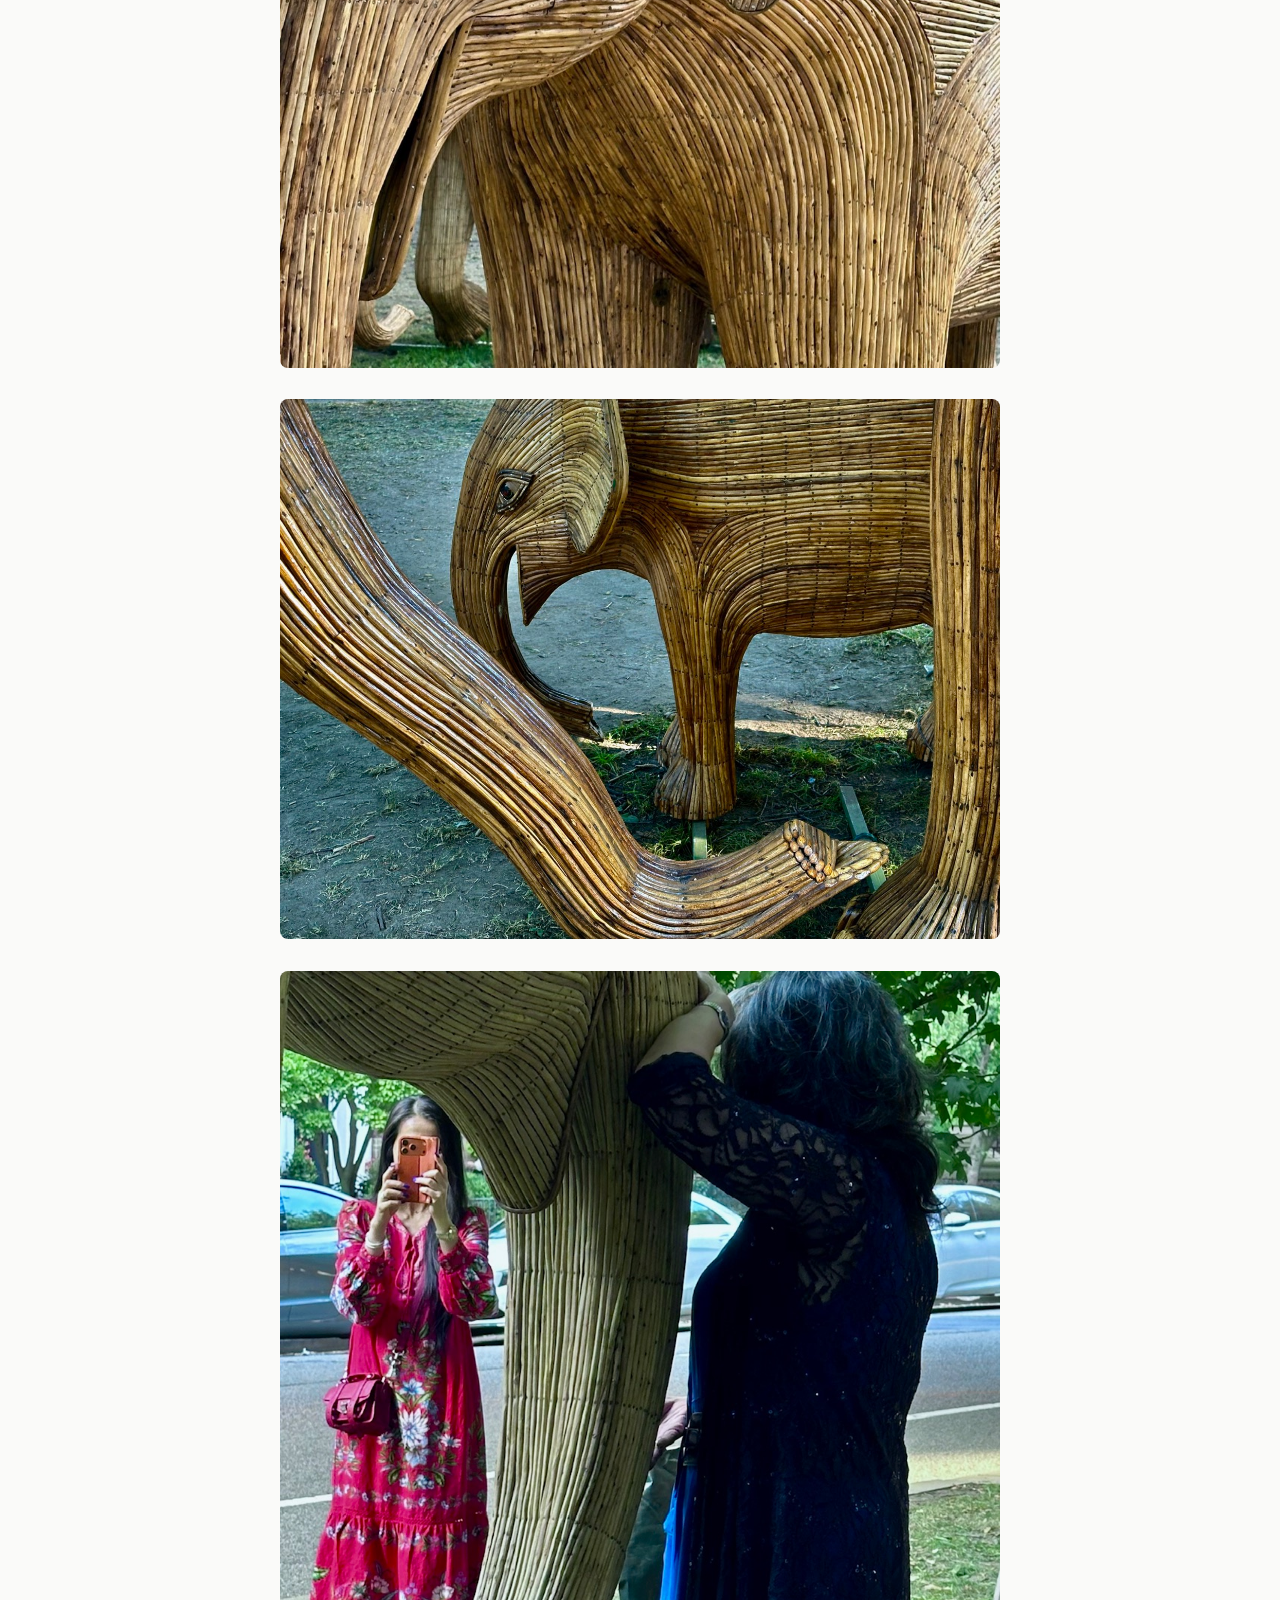
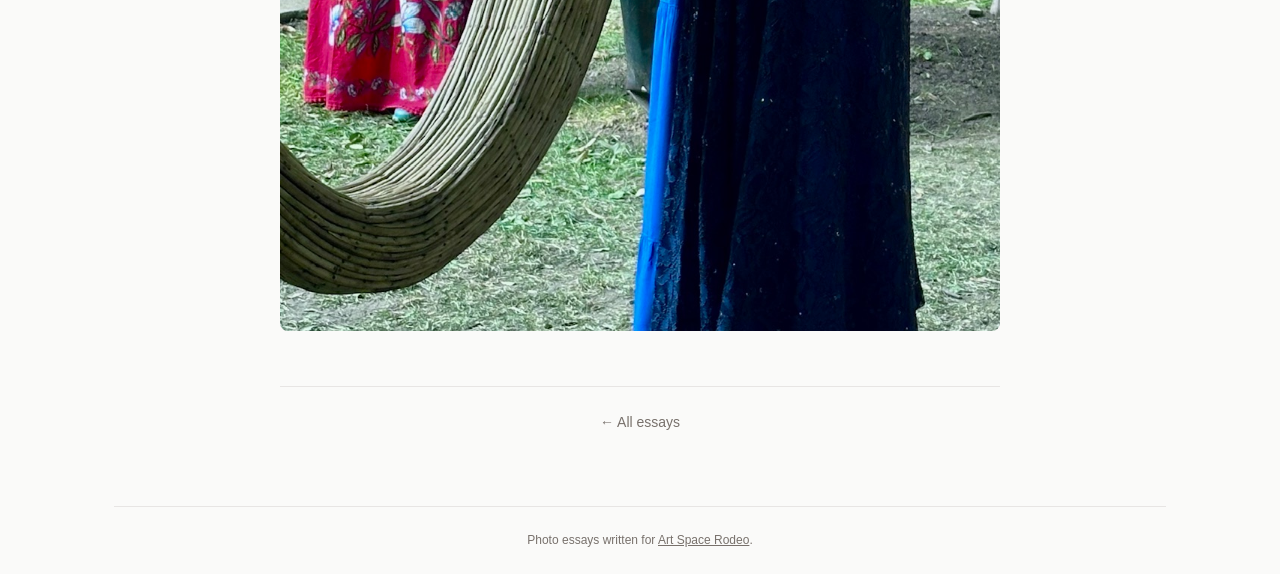
<file: essays/great-elephant-migration/index.html>
<!DOCTYPE html>
<html lang="en">
<head>
  <meta charset="utf-8" />
  <link rel="icon" type="image/svg+xml" href="/favicon.svg" />
  <meta name="viewport" content="width=device-width, initial-scale=1" />
  <meta name="description" content="A herd of life-size elephant sculptures grazes the Commonwealth Avenue Mall in Boston's Back Bay, on view through September 13, 2026." />
  <title>The Great Elephant Migration on Commonwealth Avenue | Janet Knott</title>
  <link rel="stylesheet" href="/style.css" />
  <!-- Metricool tracking -->
  <script>function loadScript(a){var b=document.getElementsByTagName("head")[0],c=document.createElement("script");c.type="text/javascript",c.src="https://tracker.metricool.com/resources/be.js",c.onreadystatechange=a,c.onload=a,b.appendChild(c)}loadScript(function(){beTracker.t({hash:"f56cd72f8e002854d3a9825211d9d621"})});</script>
</head>
<body>
  <div class="container">
    <header>
      <h1><a href="/">Janet Knott</a></h1>
    </header>
    <main>
      <article class="essay">
        <header class="essay-header">
          <h1>The Great Elephant Migration on Commonwealth Avenue</h1>
          <time>August 15, 2026</time>
          <p class="essay-author">by Janet Knott</p>
        </header>
        <div class="essay-content">
      <p>It has been said that elephants and people have some things in common. They make lifelong friendships, have good memories, appreciate communal decision making, and remember landscapes. Currently a herd of them has made its way to the Commonwealth Ave. Mall, between Fairfield and Dartmouth Streets. Become part of the herd and check them out, until September 13th.</p>

      <figure>
<img src="/essays/great-elephant-migration/01-comm-ave-mall-herd.jpg" alt="Life-size elephant sculptures woven from lantana, an adult and a calf, standing on the grass of the Commonwealth Avenue Mall in front of Back Bay brownstones." />
</figure>

<figure>
<img src="/essays/great-elephant-migration/02-herd-facing-forward.jpg" alt="A group of woven elephant sculptures facing the camera under the trees of the Commonwealth Avenue Mall, with a calf standing at the center of the herd." />
</figure>

<figure>
<img src="/essays/great-elephant-migration/03-red-elephant-in-line.jpg" alt="A line of elephant sculptures seen from behind, one of them painted deep red, standing among the pale unpainted members of the herd." />
</figure>

<figure>
<img src="/essays/great-elephant-migration/04-lantana-eye-detail.jpg" alt="Close view of an elephant sculpture's head, showing the inlaid eye and the fine strands of lantana that make up the ear and brow." />
</figure>

<figure>
<img src="/essays/great-elephant-migration/05-trunk-and-legs-weave.jpg" alt="Detail of a curving trunk and the legs of an elephant sculpture, the woven lantana strands running in long parallel lines." />
</figure>

<figure>
<img src="/essays/great-elephant-migration/06-visitors-photographing.jpg" alt="Two visitors on the Commonwealth Avenue Mall standing beside an elephant sculpture's raised trunk, one photographing the other through the curve." />
</figure>
        </div>
        <footer class="essay-footer">
          <a href="/#essays">&larr; All essays</a>
        </footer>
      </article>
    </main>
    <footer>
      <p>Photo essays written for <a href="https://artspacerodeo.com" target="_blank" rel="noopener noreferrer">Art Space Rodeo</a>.</p>
    </footer>
  </div>
</body>
</html>
</file>
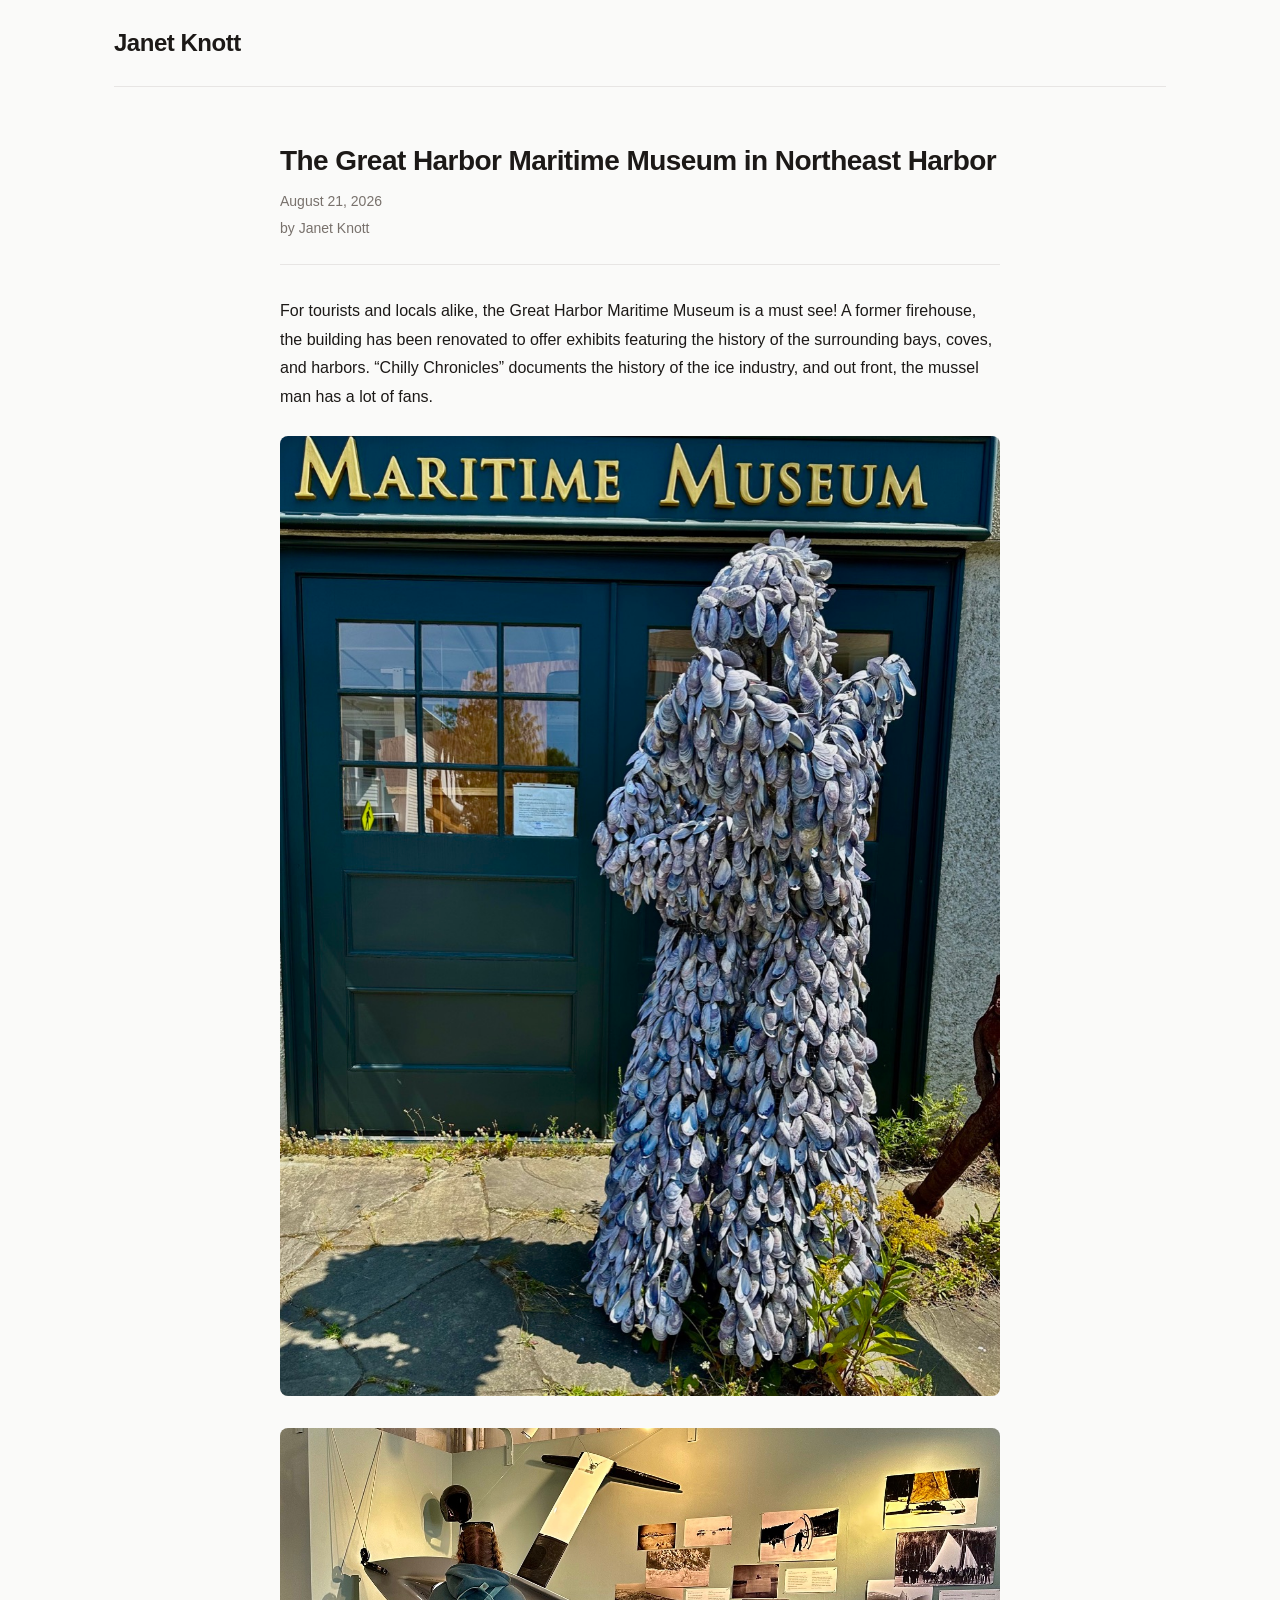
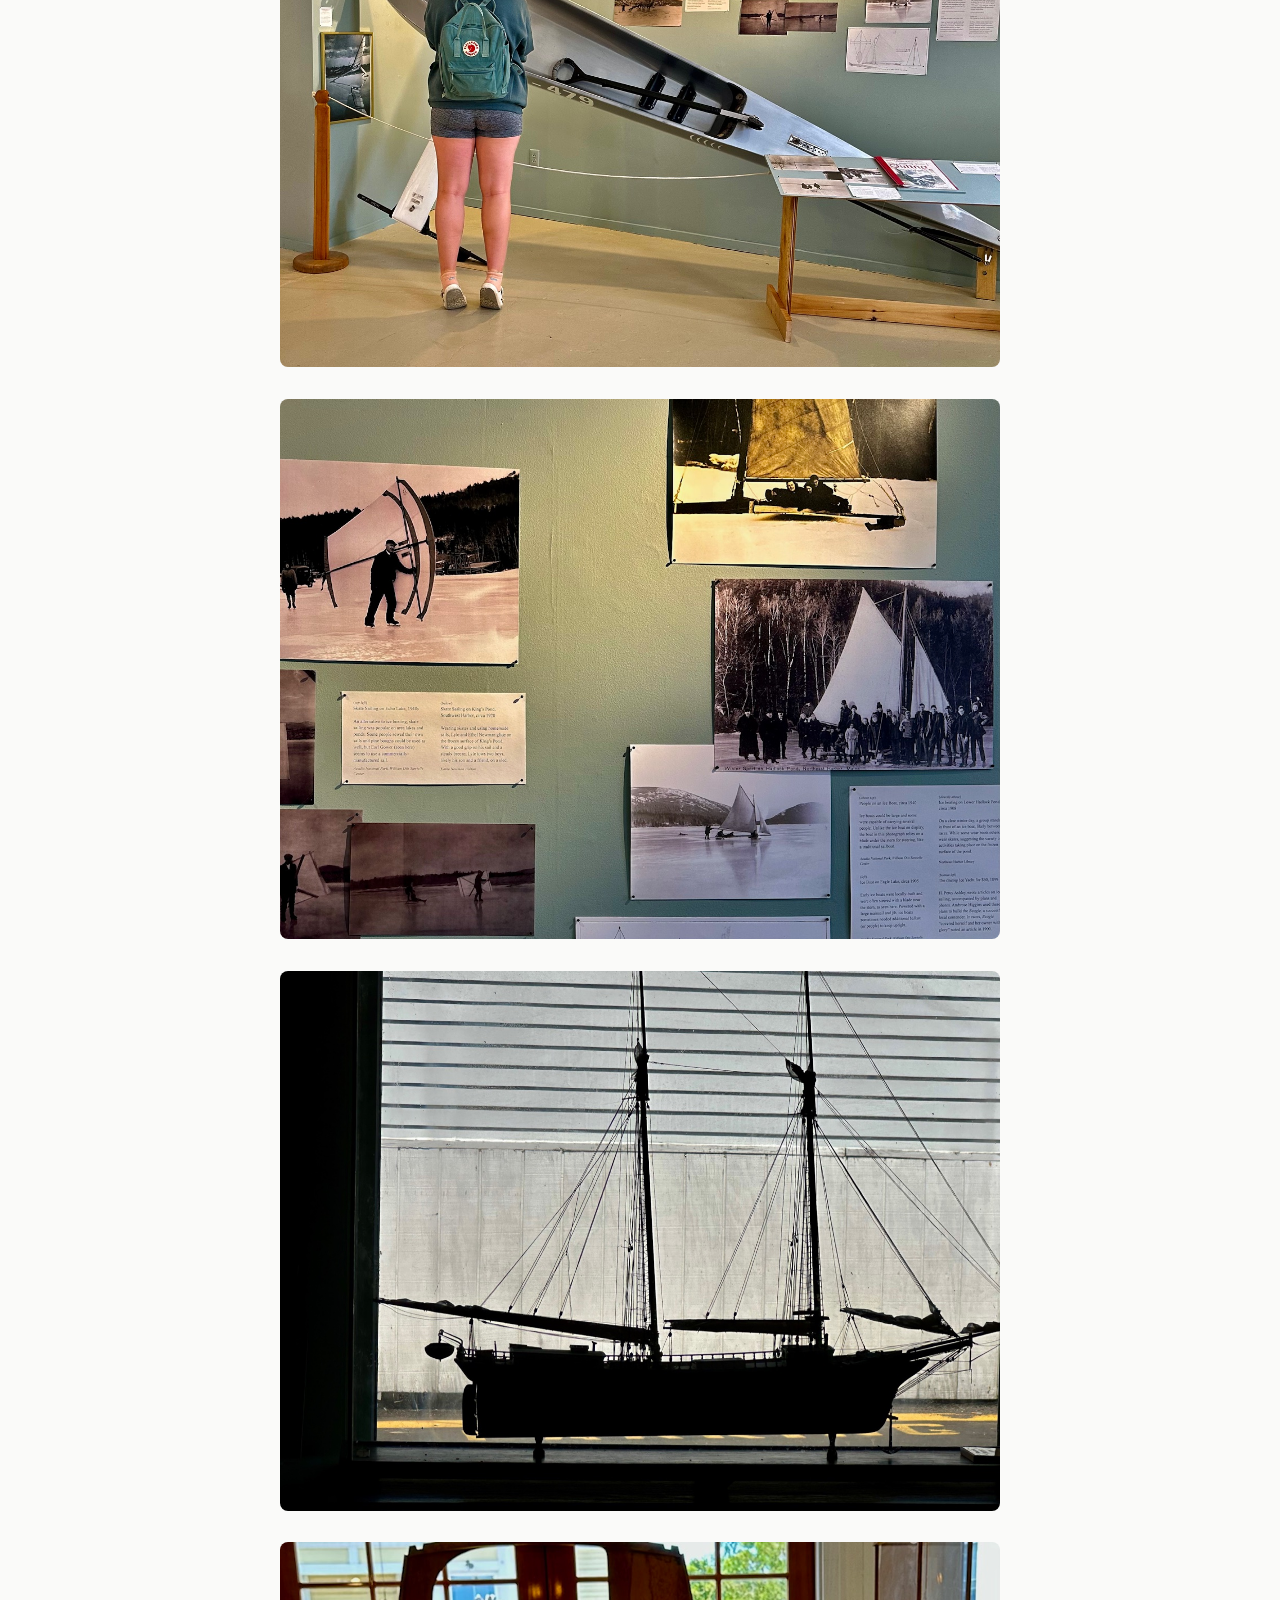
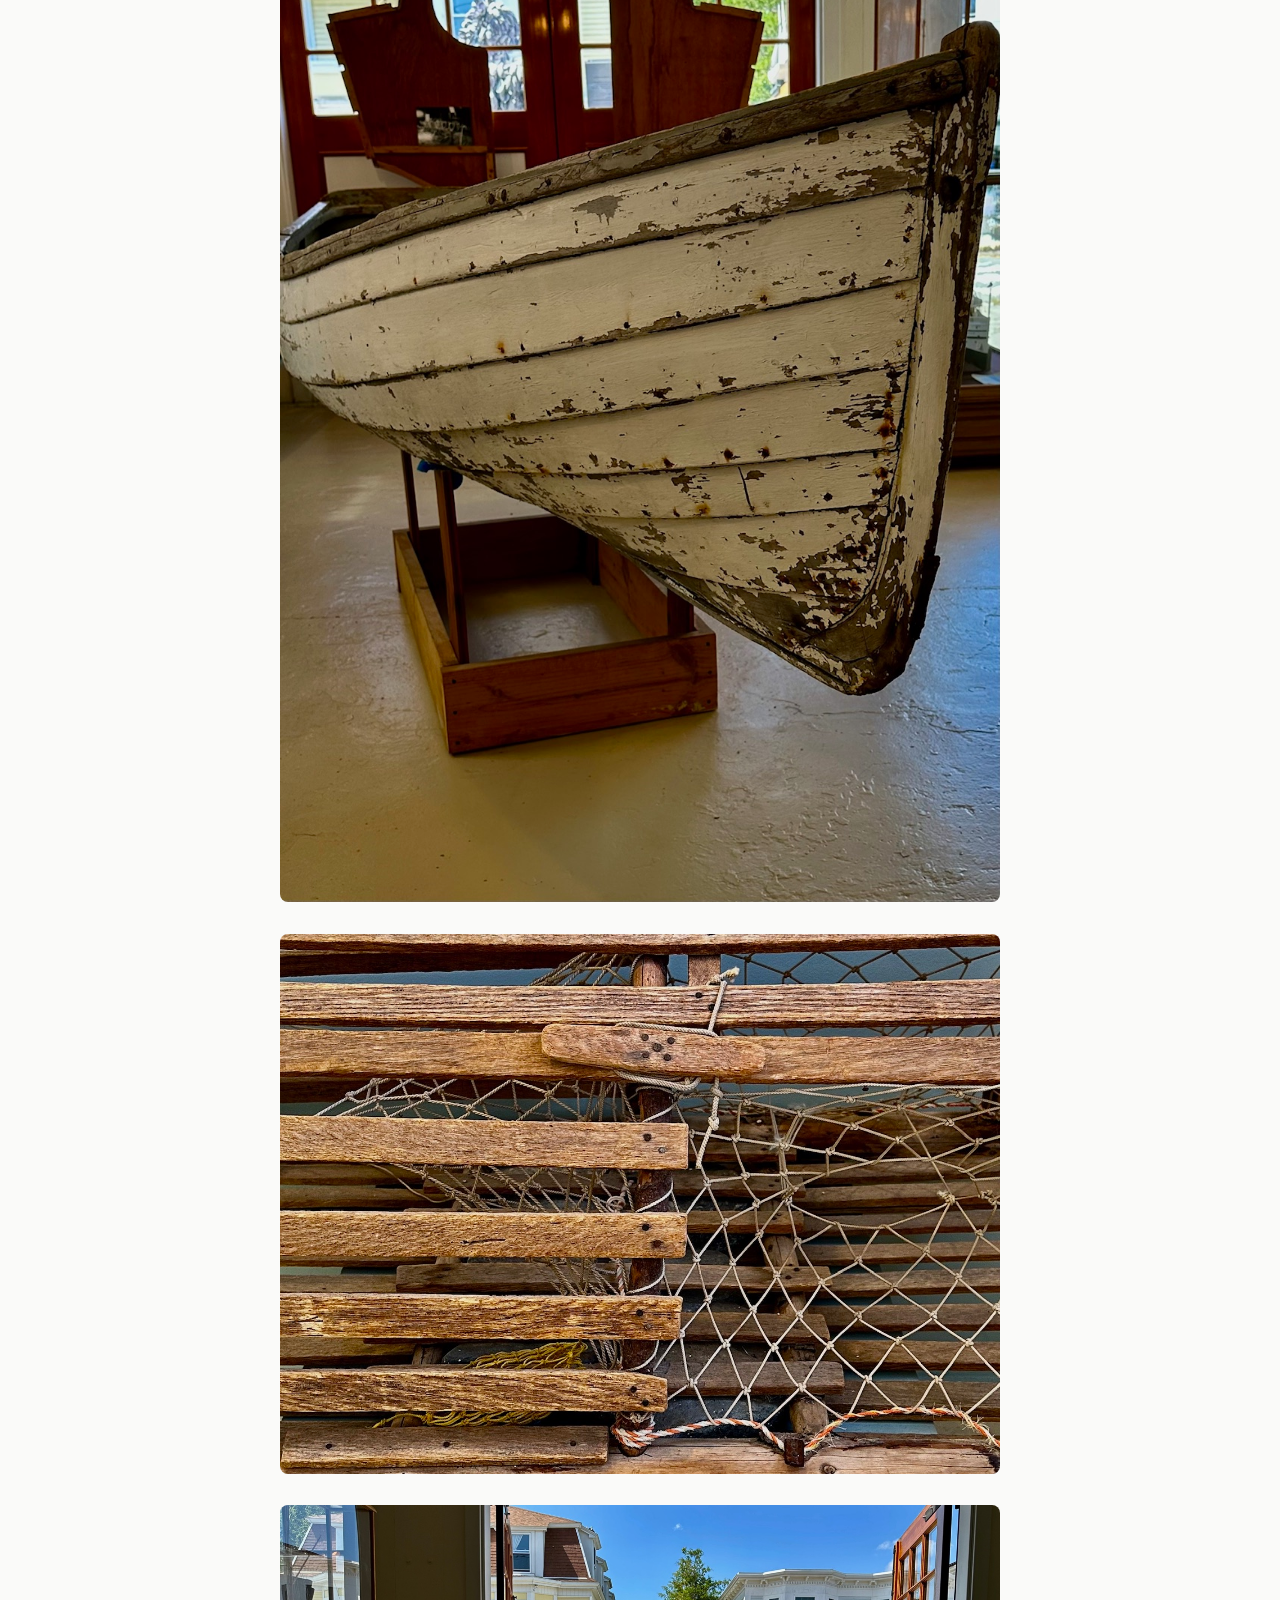
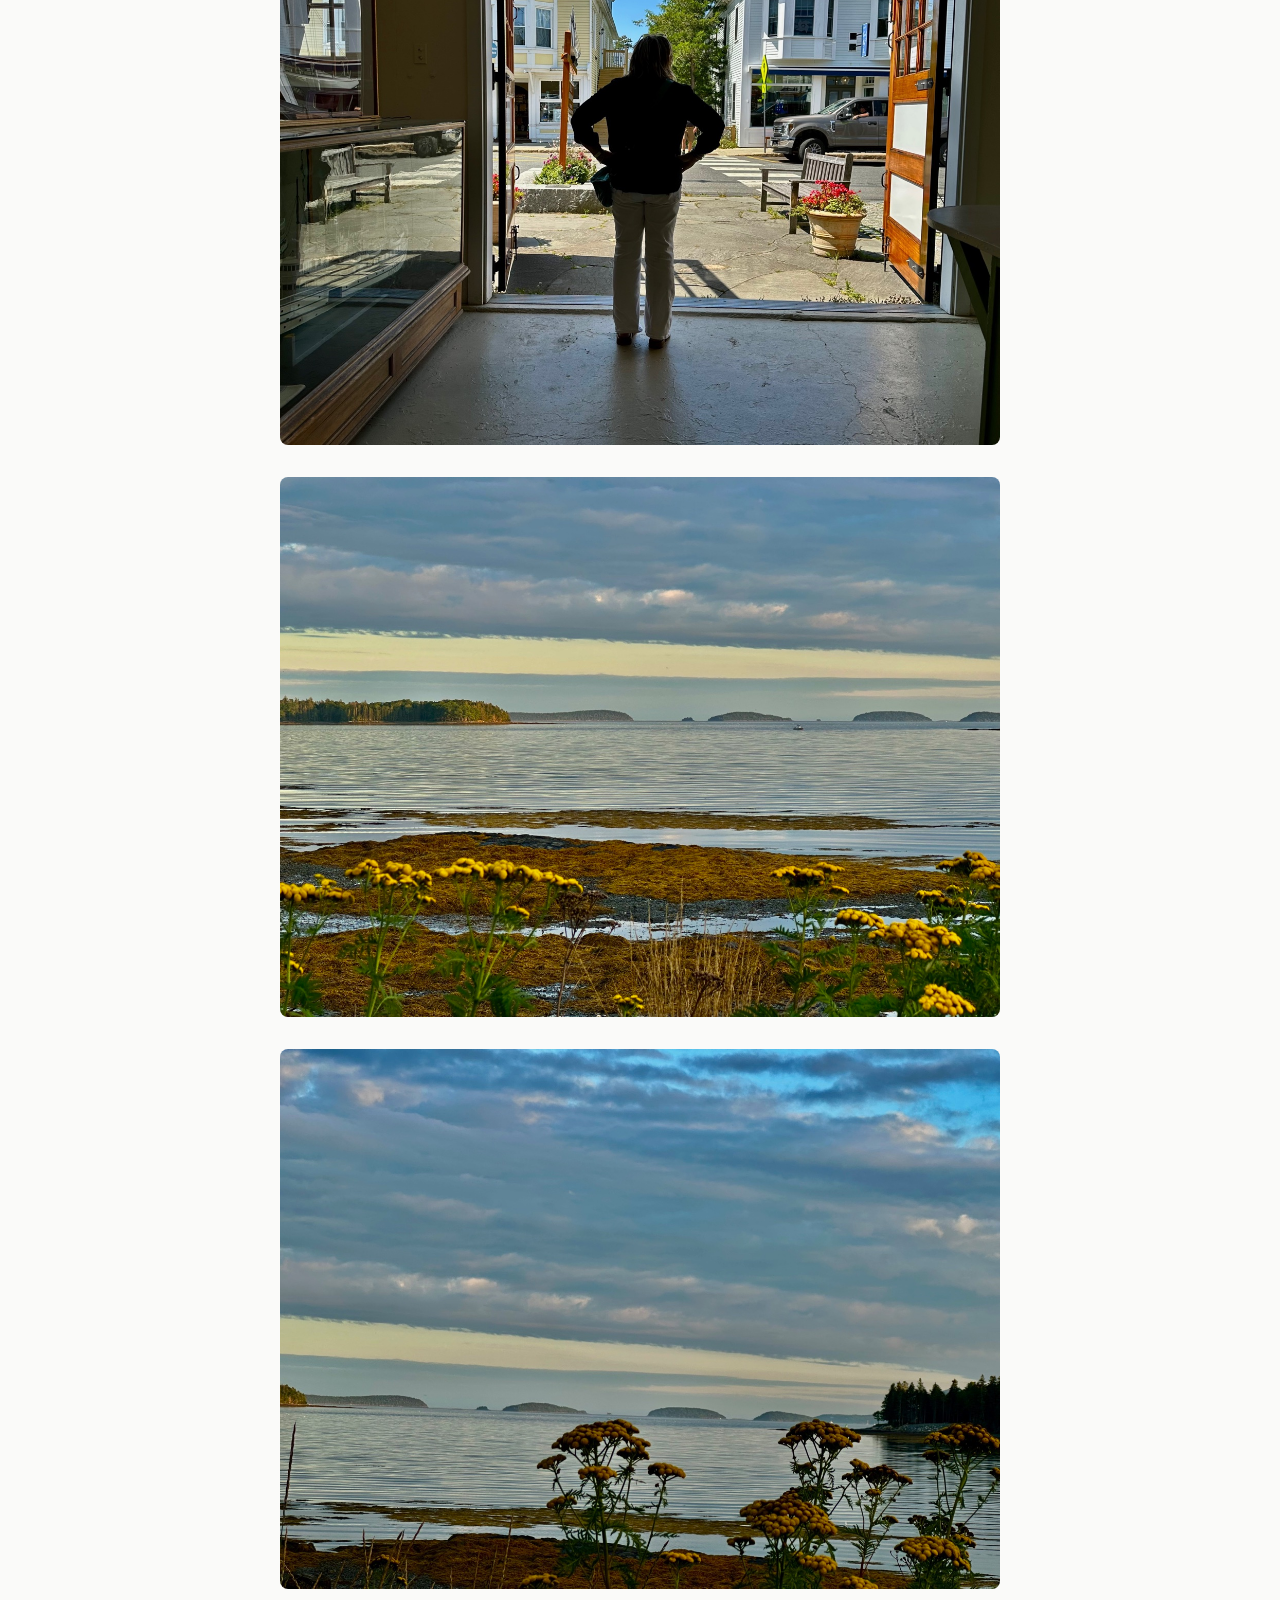
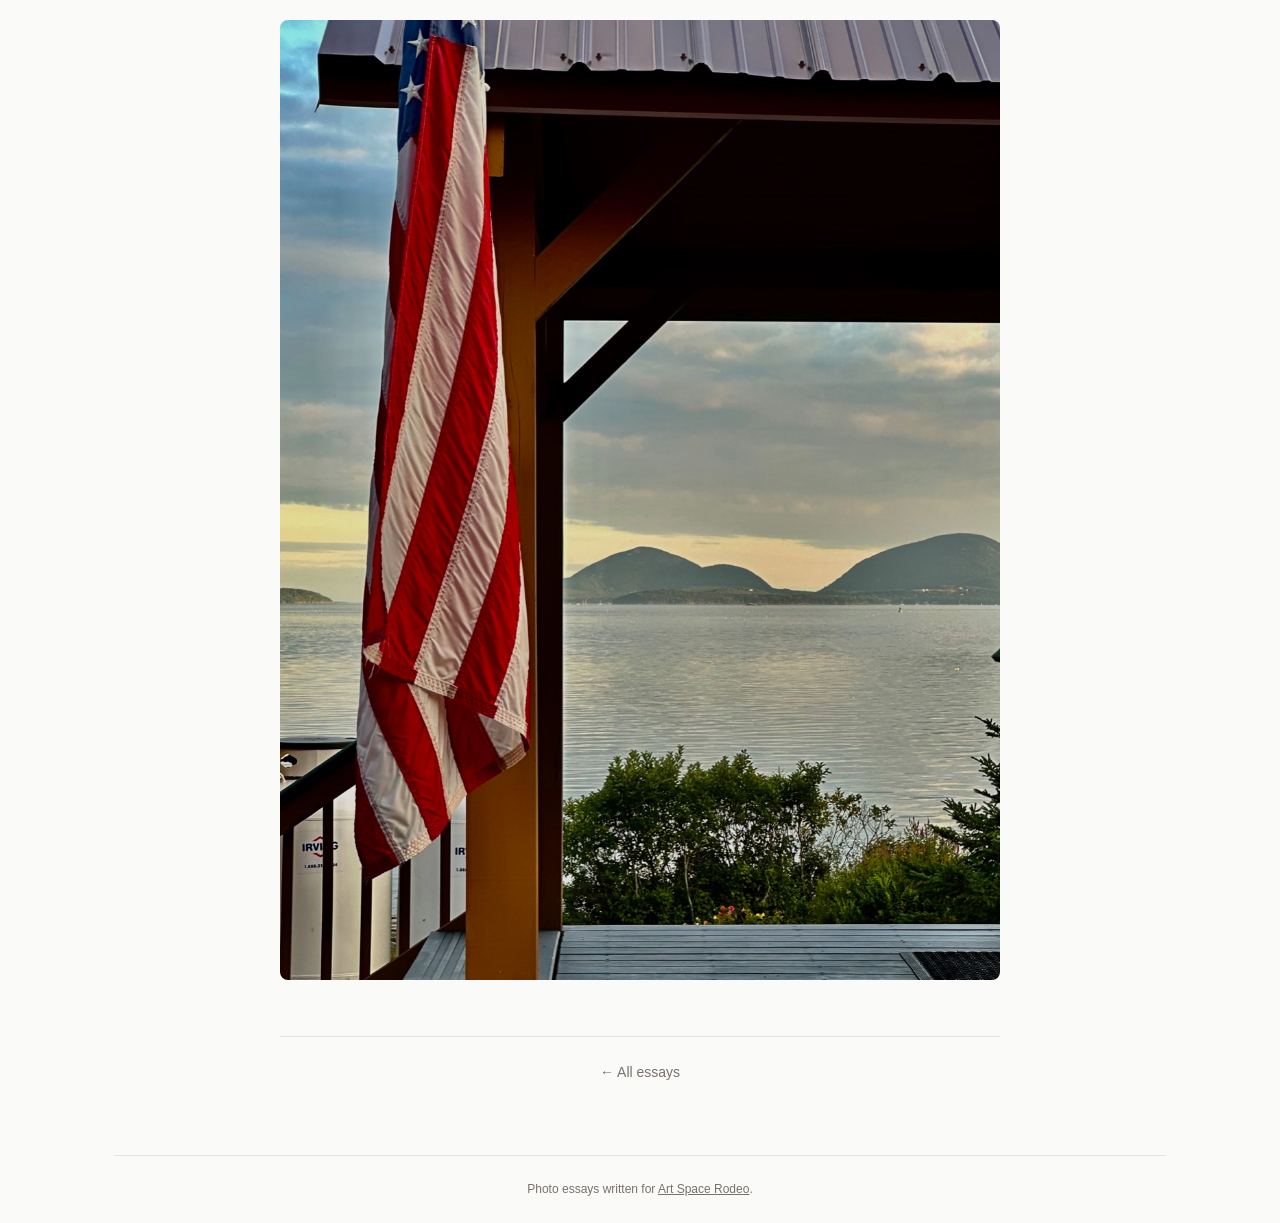
<file: essays/great-harbor-maritime-museum/index.html>
<!DOCTYPE html>
<html lang="en">
<head>
  <meta charset="utf-8" />
  <link rel="icon" type="image/svg+xml" href="/favicon.svg" />
  <meta name="viewport" content="width=device-width, initial-scale=1" />
  <meta name="description" content="A former firehouse on Main Street in Northeast Harbor, Maine, the Great Harbor Maritime Museum holds ice boats, skiffs, lobster traps, and the maritime history of Mount Desert Island." />
  <title>The Great Harbor Maritime Museum in Northeast Harbor | Janet Knott</title>
  <link rel="stylesheet" href="/style.css" />
  <!-- Metricool tracking -->
  <script>function loadScript(a){var b=document.getElementsByTagName("head")[0],c=document.createElement("script");c.type="text/javascript",c.src="https://tracker.metricool.com/resources/be.js",c.onreadystatechange=a,c.onload=a,b.appendChild(c)}loadScript(function(){beTracker.t({hash:"f56cd72f8e002854d3a9825211d9d621"})});</script>
</head>
<body>
  <div class="container">
    <header>
      <h1><a href="/">Janet Knott</a></h1>
    </header>
    <main>
      <article class="essay">
        <header class="essay-header">
          <h1>The Great Harbor Maritime Museum in Northeast Harbor</h1>
          <time>August 21, 2026</time>
          <p class="essay-author">by Janet Knott</p>
        </header>
        <div class="essay-content">
      <p>For tourists and locals alike, the Great Harbor Maritime Museum is a must see! A former firehouse, the building has been renovated to offer exhibits featuring the history of the surrounding bays, coves, and harbors. &ldquo;Chilly Chronicles&rdquo; documents the history of the ice industry, and out front, the mussel man has a lot of fans.</p>

      <figure>
<img src="/essays/great-harbor-maritime-museum/01-maritime-museum-mussel-man.jpg" alt="A life-size figure covered entirely in blue mussel shells standing outside the dark green doors of the Great Harbor Maritime Museum, beneath the gold Maritime Museum sign." />
</figure>

<figure>
<img src="/essays/great-harbor-maritime-museum/02-chilly-chronicles-iceboat.jpg" alt="A visitor with a backpack studying a slender ice boat mounted on the gallery wall in the Chilly Chronicles exhibit, with historic winter photographs displayed behind it." />
</figure>

<figure>
<img src="/essays/great-harbor-maritime-museum/03-chilly-chronicles-photo-wall.jpg" alt="A museum wall of sepia and black and white photographs showing skate sailing and ice boating on frozen Maine lakes and ponds, with typed exhibit labels between them." />
</figure>

<figure>
<img src="/essays/great-harbor-maritime-museum/04-schooner-model-window.jpg" alt="A rigged model schooner silhouetted in a museum window, its masts and standing rigging dark against the bright wharf outside." />
</figure>

<figure>
<img src="/essays/great-harbor-maritime-museum/05-skiff-hull-detail.jpg" alt="The weathered white planked bow of a wooden skiff resting on a cradle in the museum gallery, its paint flaking back to bare wood along the seams." />
</figure>

<figure>
<img src="/essays/great-harbor-maritime-museum/06-wooden-lobster-trap-detail.jpg" alt="Close view of a wooden lobster trap, its oak laths, knotted netting, and orange and white twine filling the frame." />
</figure>

<figure>
<img src="/essays/great-harbor-maritime-museum/07-main-street-northeast-harbor.jpg" alt="A woman standing in the museum's open doorway with her hands on her hips, looking out at the clapboard storefronts and crosswalk of Main Street in Northeast Harbor." />
</figure>

<figure>
<img src="/essays/great-harbor-maritime-museum/08-bays-and-coves.jpg" alt="Low islands and a wooded point across calm water at dusk, seen over a foreground of yellow tansy and seaweed covered ledge on the way to Northeast Harbor." />
</figure>

<figure>
<img src="/essays/great-harbor-maritime-museum/09-tansy-and-islands.jpg" alt="Yellow tansy blooming on the shore at low tide, with a chain of small spruce topped islands on the horizon under a pink and blue evening sky." />
</figure>

<figure>
<img src="/essays/great-harbor-maritime-museum/10-flag-late-afternoon.jpg" alt="An American flag hanging from a porch post in late afternoon light, framing the rounded hills of islands across the water Downeast." />
</figure>
        </div>
        <footer class="essay-footer">
          <a href="/#essays">&larr; All essays</a>
        </footer>
      </article>
    </main>
    <footer>
      <p>Photo essays written for <a href="https://artspacerodeo.com" target="_blank" rel="noopener noreferrer">Art Space Rodeo</a>.</p>
    </footer>
  </div>
</body>
</html>
</file>
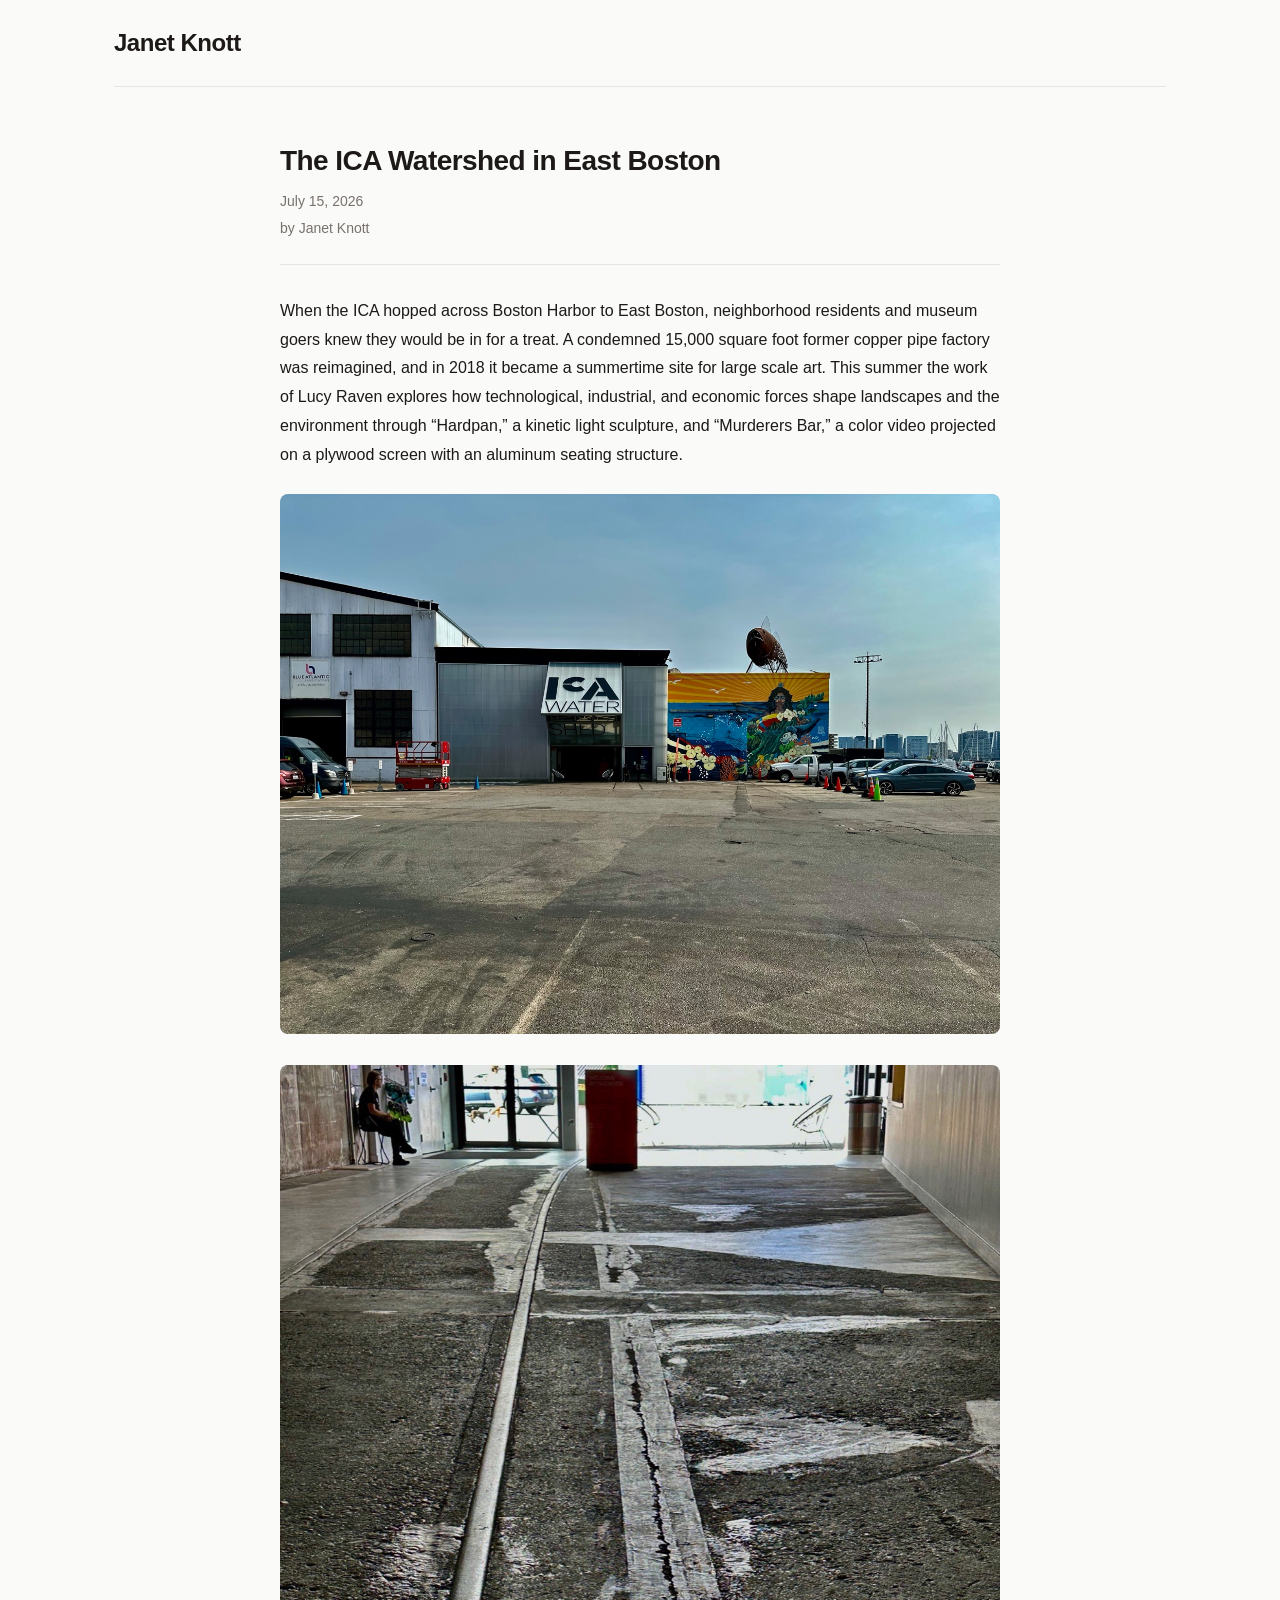
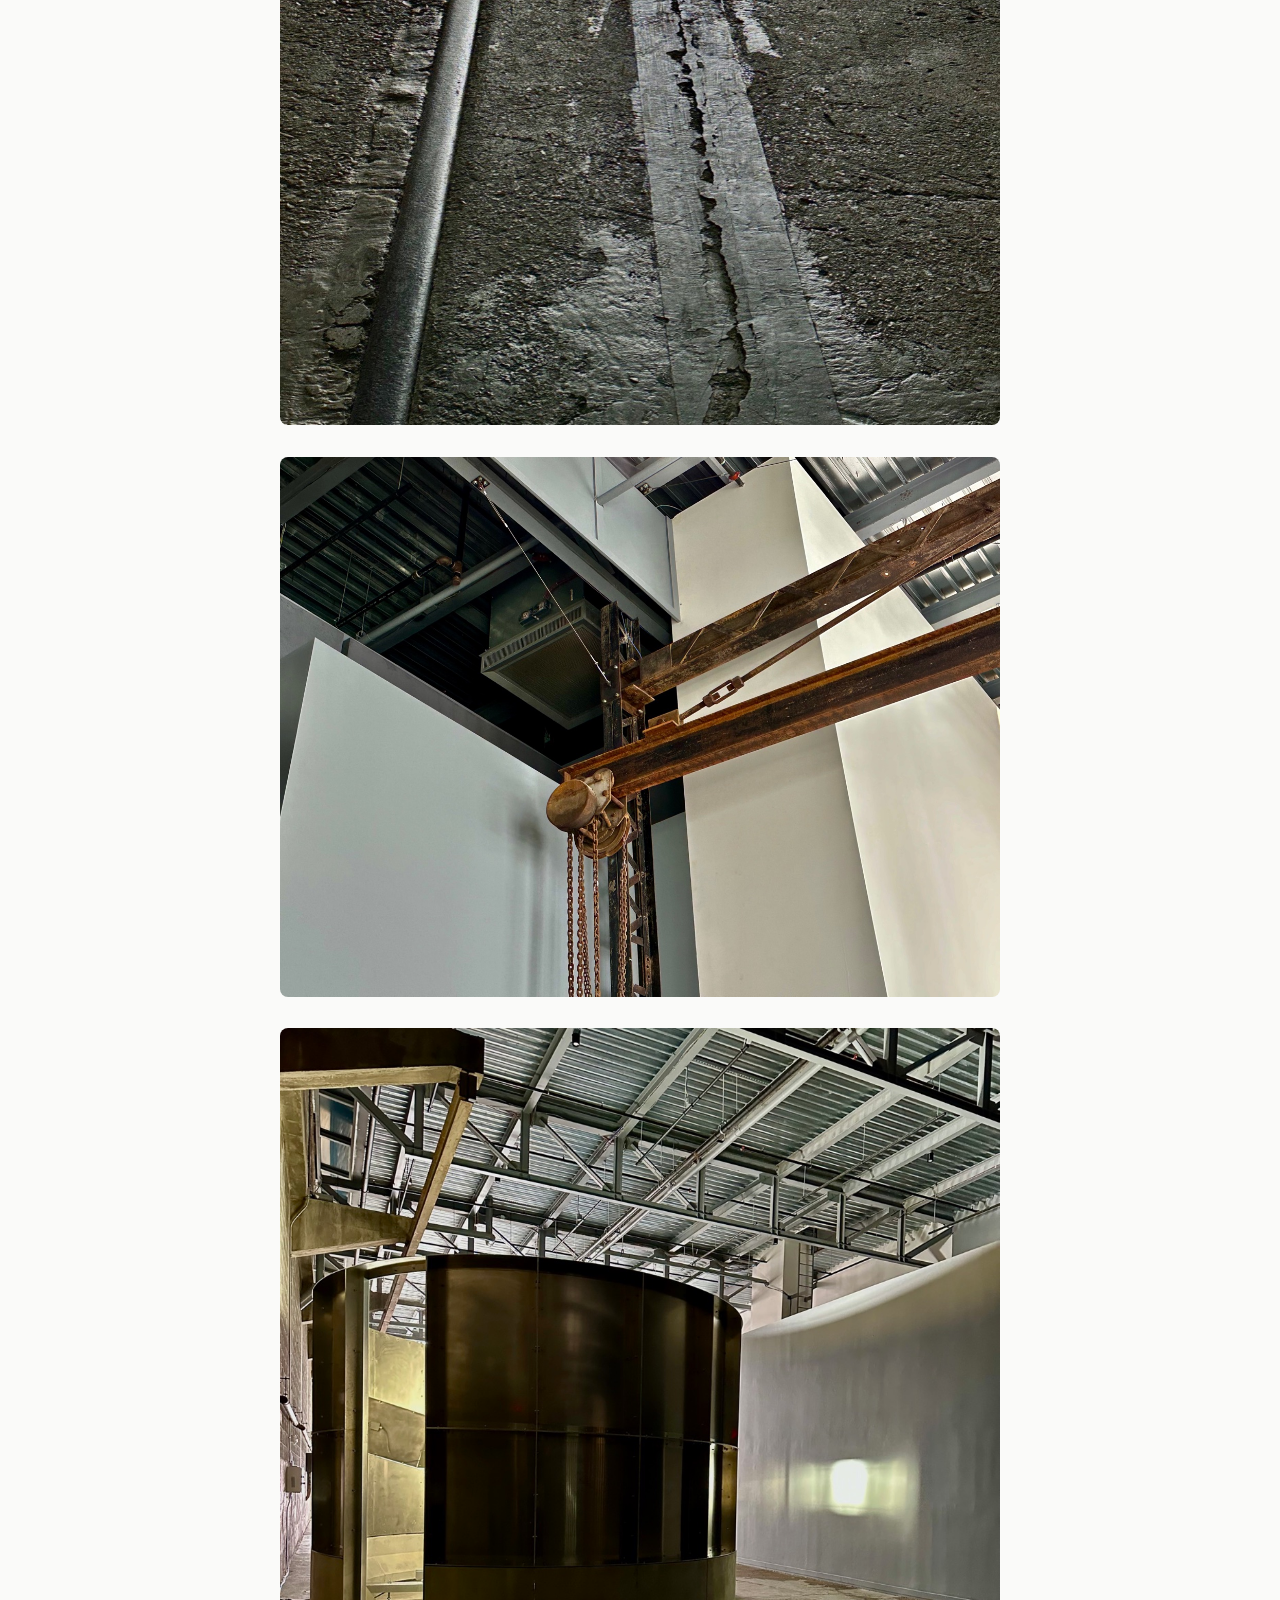
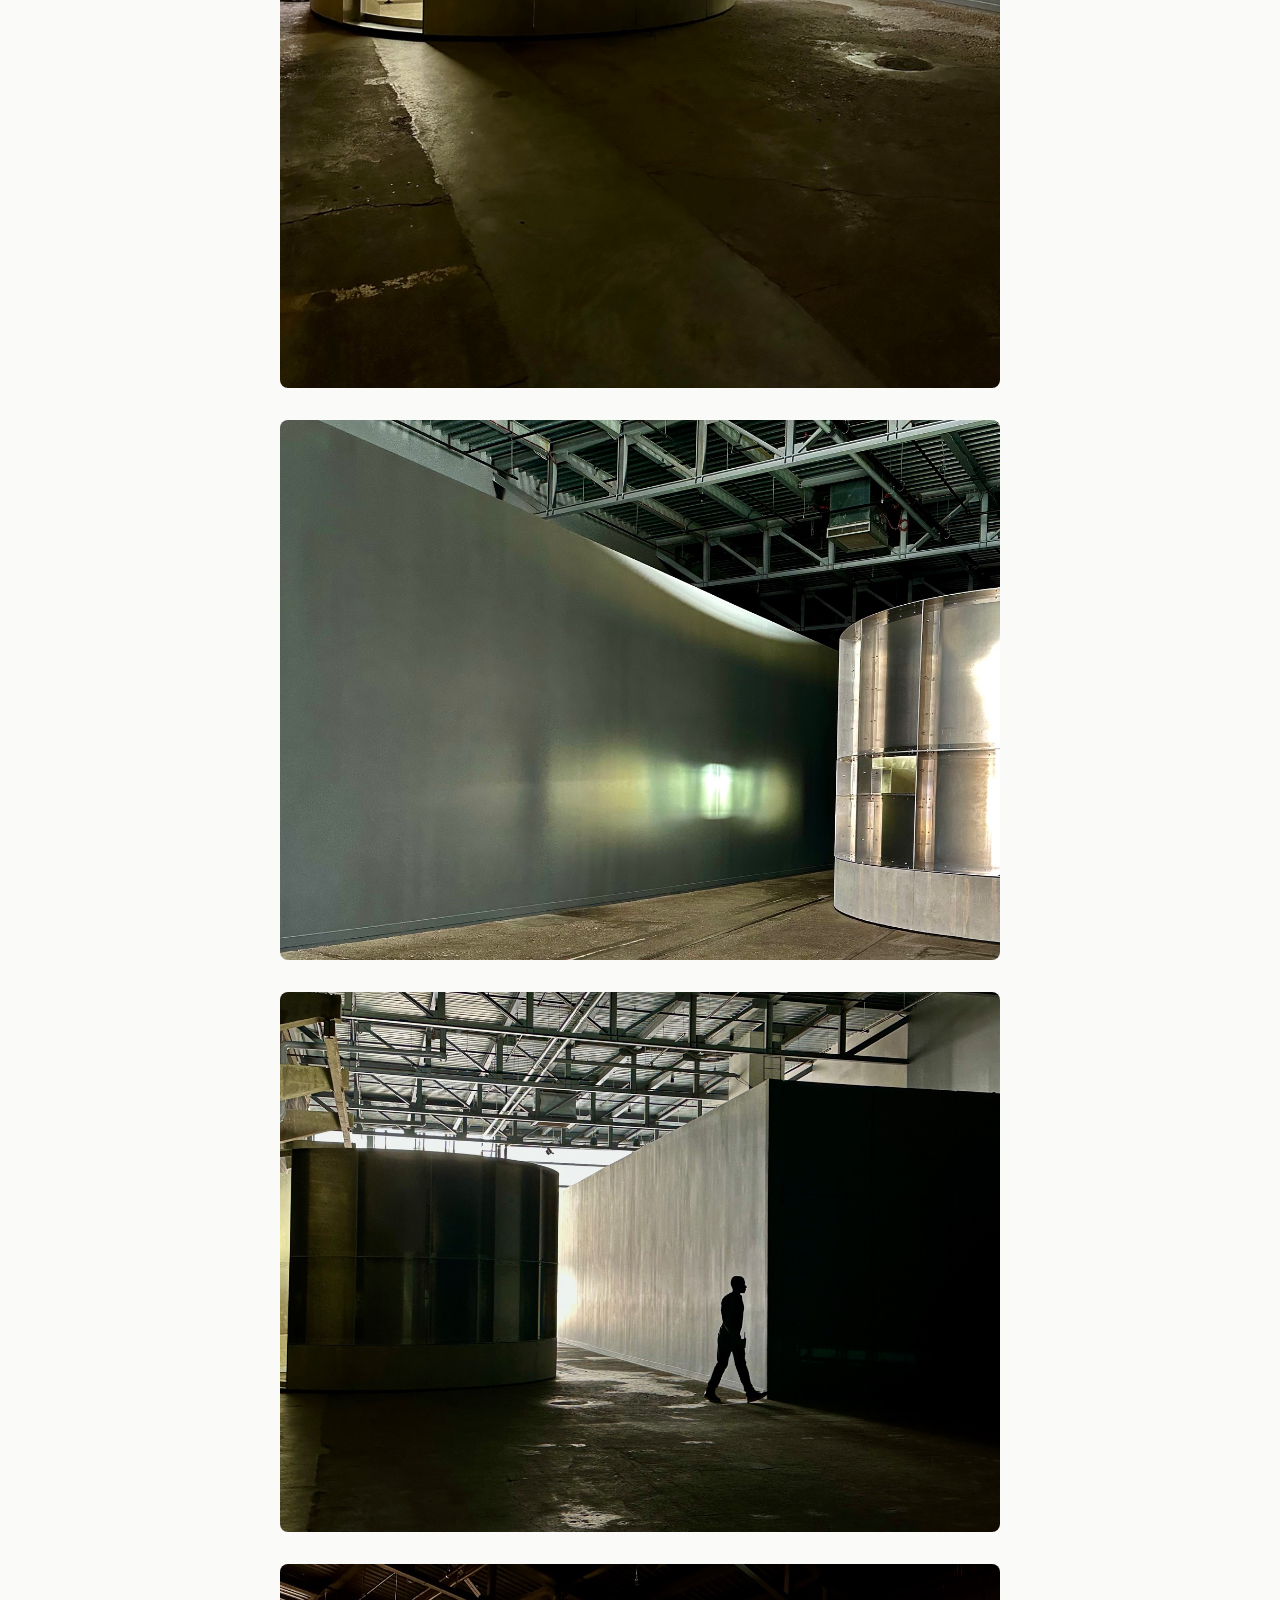
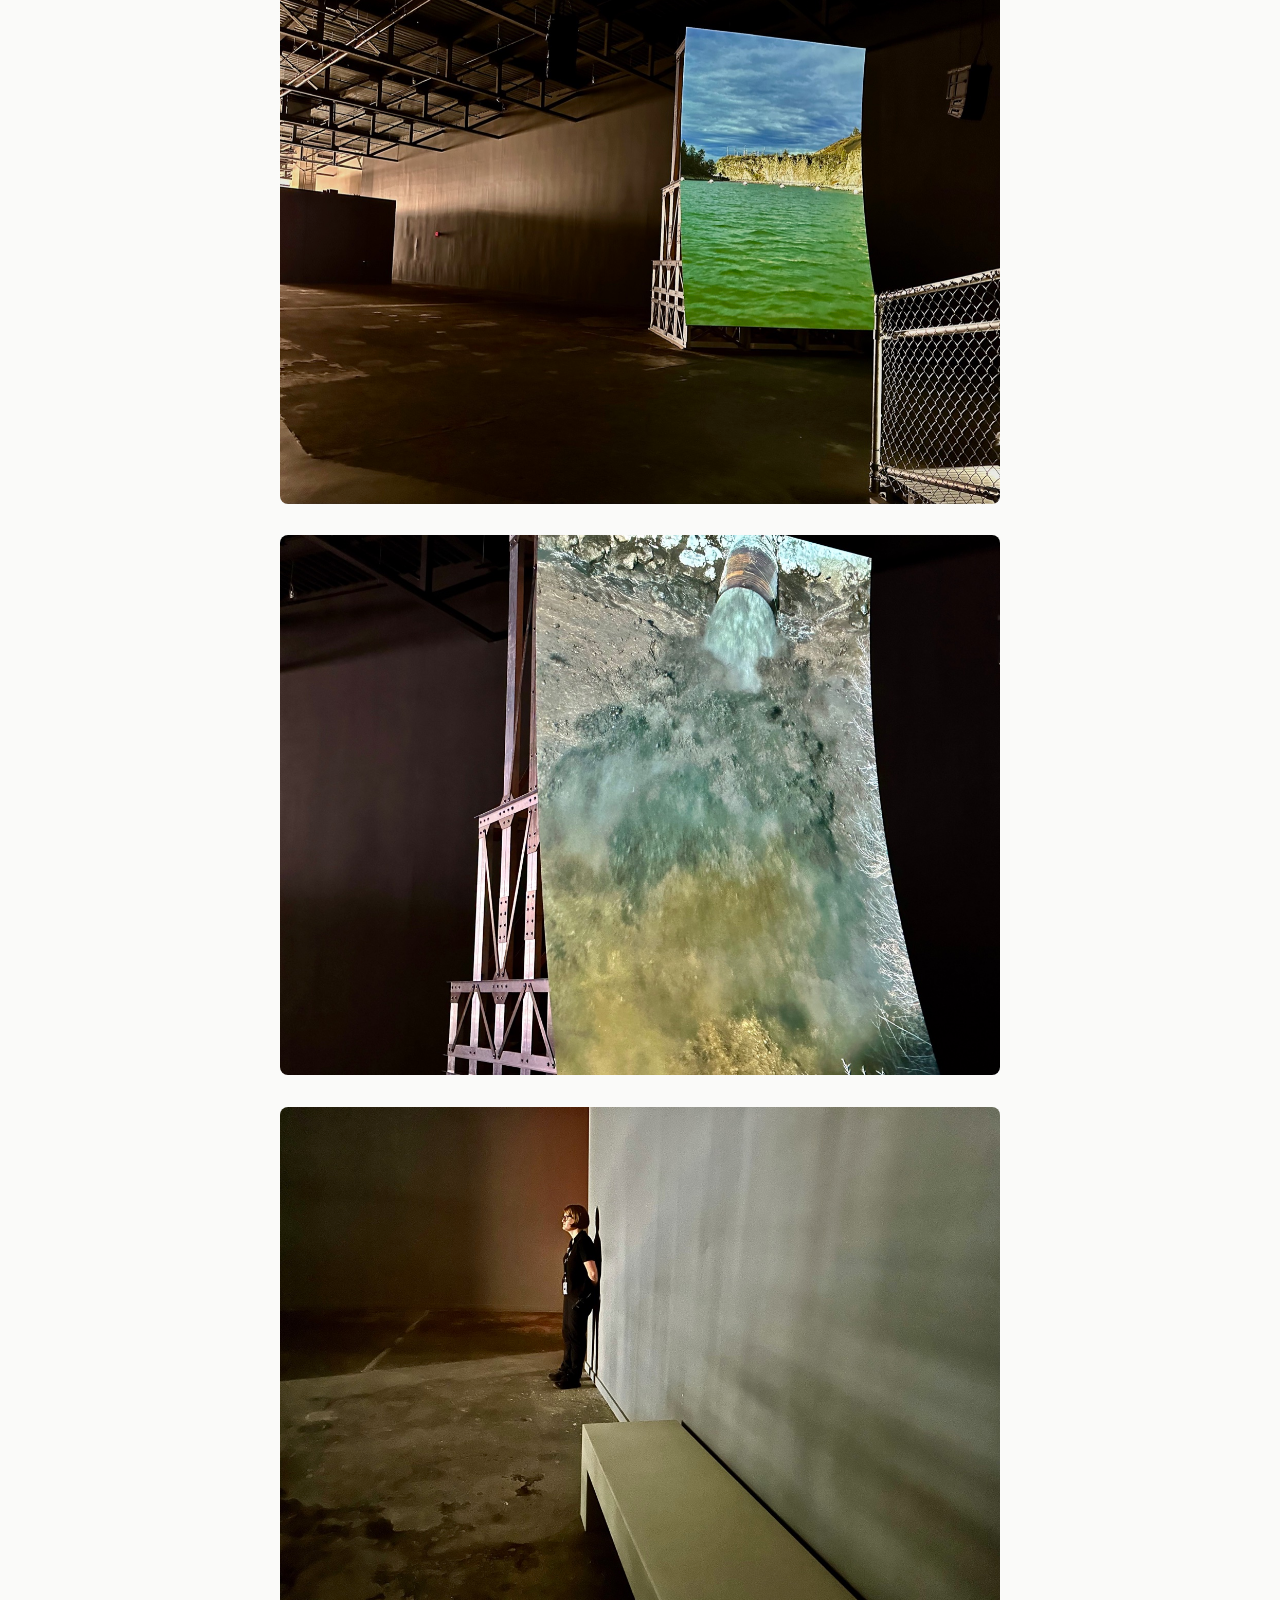
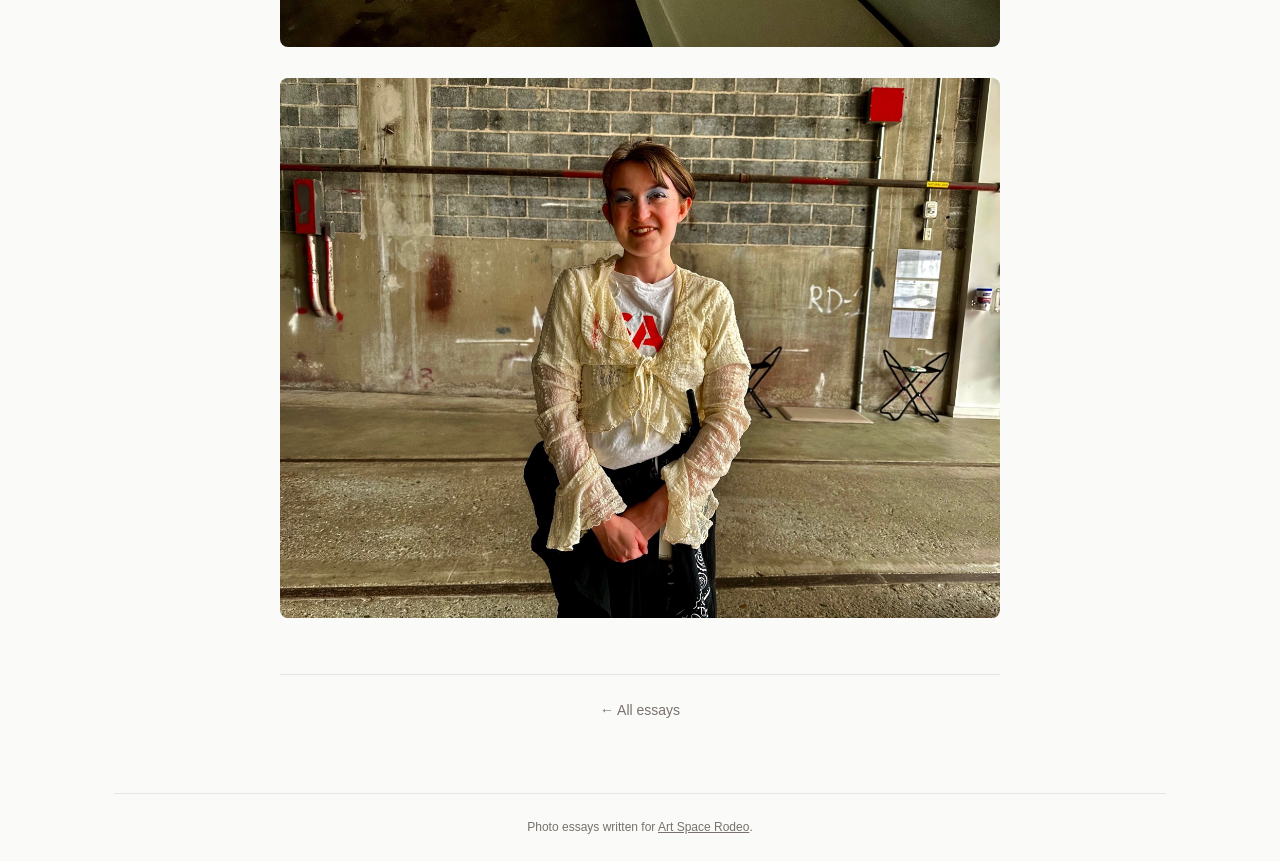
<file: essays/ica-watershed/index.html>
<!DOCTYPE html>
<html lang="en">
<head>
  <meta charset="utf-8" />
  <link rel="icon" type="image/svg+xml" href="/favicon.svg" />
  <meta name="viewport" content="width=device-width, initial-scale=1" />
  <meta name="description" content="Lucy Raven's Hardpan and Murderers Bar fill the ICA Watershed, a former copper pipe factory in East Boston, for the 2026 summer season." />
  <title>The ICA Watershed in East Boston | Janet Knott</title>
  <link rel="stylesheet" href="/style.css" />
  <!-- Metricool tracking -->
  <script>function loadScript(a){var b=document.getElementsByTagName("head")[0],c=document.createElement("script");c.type="text/javascript",c.src="https://tracker.metricool.com/resources/be.js",c.onreadystatechange=a,c.onload=a,b.appendChild(c)}loadScript(function(){beTracker.t({hash:"f56cd72f8e002854d3a9825211d9d621"})});</script>
</head>
<body>
  <div class="container">
    <header>
      <h1><a href="/">Janet Knott</a></h1>
    </header>
    <main>
      <article class="essay">
        <header class="essay-header">
          <h1>The ICA Watershed in East Boston</h1>
          <time>July 15, 2026</time>
          <p class="essay-author">by Janet Knott</p>
        </header>
        <div class="essay-content">
      <p>When the ICA hopped across Boston Harbor to East Boston, neighborhood residents and museum goers knew they would be in for a treat. A condemned 15,000 square foot former copper pipe factory was reimagined, and in 2018 it became a summertime site for large scale art. This summer the work of Lucy Raven explores how technological, industrial, and economic forces shape landscapes and the environment through &ldquo;Hardpan,&rdquo; a kinetic light sculpture, and &ldquo;Murderers Bar,&rdquo; a color video projected on a plywood screen with an aluminum seating structure.</p>

      <figure>
<img src="/essays/ica-watershed/01-ica-watershed-facade-mural.jpg" alt="The ICA Watershed facade in the Boston Harbor Shipyard, East Boston, with a colorful sea mural and a giant fish sculpture on the roof." />
</figure>

<figure>
<img src="/essays/ica-watershed/02-factory-rail-tracks-entrance.jpg" alt="Old rail tracks embedded in the concrete floor of the ICA Watershed, a former copper pipe factory, leading toward the entrance." />
</figure>

<figure>
<img src="/essays/ica-watershed/03-rusted-chain-hoist.jpg" alt="A rusted chain hoist and steel beams from the building's factory days inside the ICA Watershed." />
</figure>

<figure>
<img src="/essays/ica-watershed/04-hardpan-cylinder.jpg" alt="Lucy Raven's Hardpan, an aluminum and concrete cylinder glowing from within at the ICA Watershed." />
</figure>

<figure>
<img src="/essays/ica-watershed/05-hardpan-light-sweep.jpg" alt="Light from Lucy Raven's kinetic sculpture Hardpan sweeping across a curved gray wall at the ICA Watershed." />
</figure>

<figure>
<img src="/essays/ica-watershed/06-silhouette-hardpan-corridor.jpg" alt="A silhouetted figure walking between Hardpan's aluminum cylinder and a glowing wall at the ICA Watershed." />
</figure>

<figure>
<img src="/essays/ica-watershed/07-murderers-bar-screen.jpg" alt="Lucy Raven's video Murderers Bar, showing a green river below rocky bluffs, on a freestanding screen at the ICA Watershed." />
</figure>

<figure>
<img src="/essays/ica-watershed/08-murderers-bar-dam-water.jpg" alt="A close view of Lucy Raven's Murderers Bar at the ICA Watershed: water rushing from a pipe into a churning pool." />
</figure>

<figure>
<img src="/essays/ica-watershed/09-gallery-attendant-watching.jpg" alt="A gallery attendant watches Lucy Raven's Murderers Bar from the edge of the screen at the ICA Watershed." />
</figure>

<figure>
<img src="/essays/ica-watershed/10-gallery-attendant-portrait.jpg" alt="A smiling gallery attendant in front of a raw concrete block wall at the ICA Watershed in East Boston." />
</figure>
        </div>
        <footer class="essay-footer">
          <a href="/#essays">&larr; All essays</a>
        </footer>
      </article>
    </main>
    <footer>
      <p>Photo essays written for <a href="https://artspacerodeo.com" target="_blank" rel="noopener noreferrer">Art Space Rodeo</a>.</p>
    </footer>
  </div>
</body>
</html>
</file>
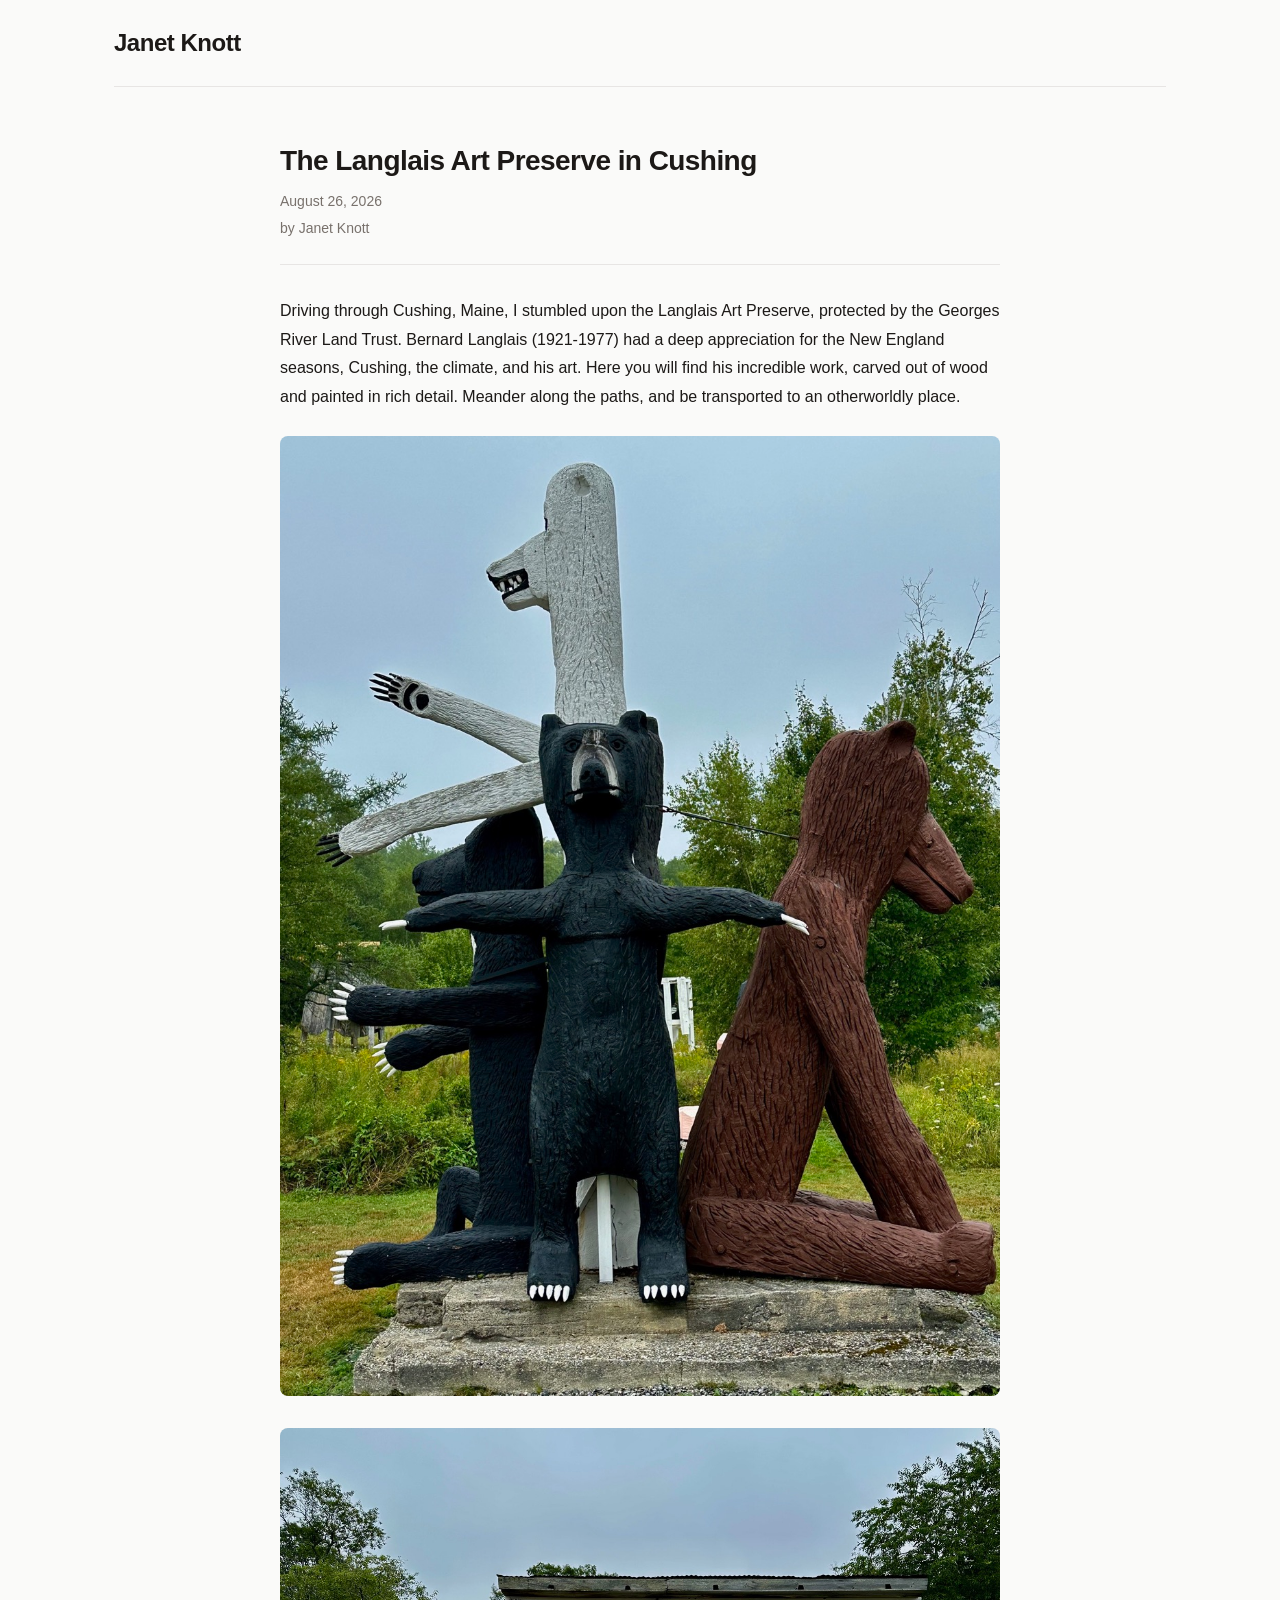
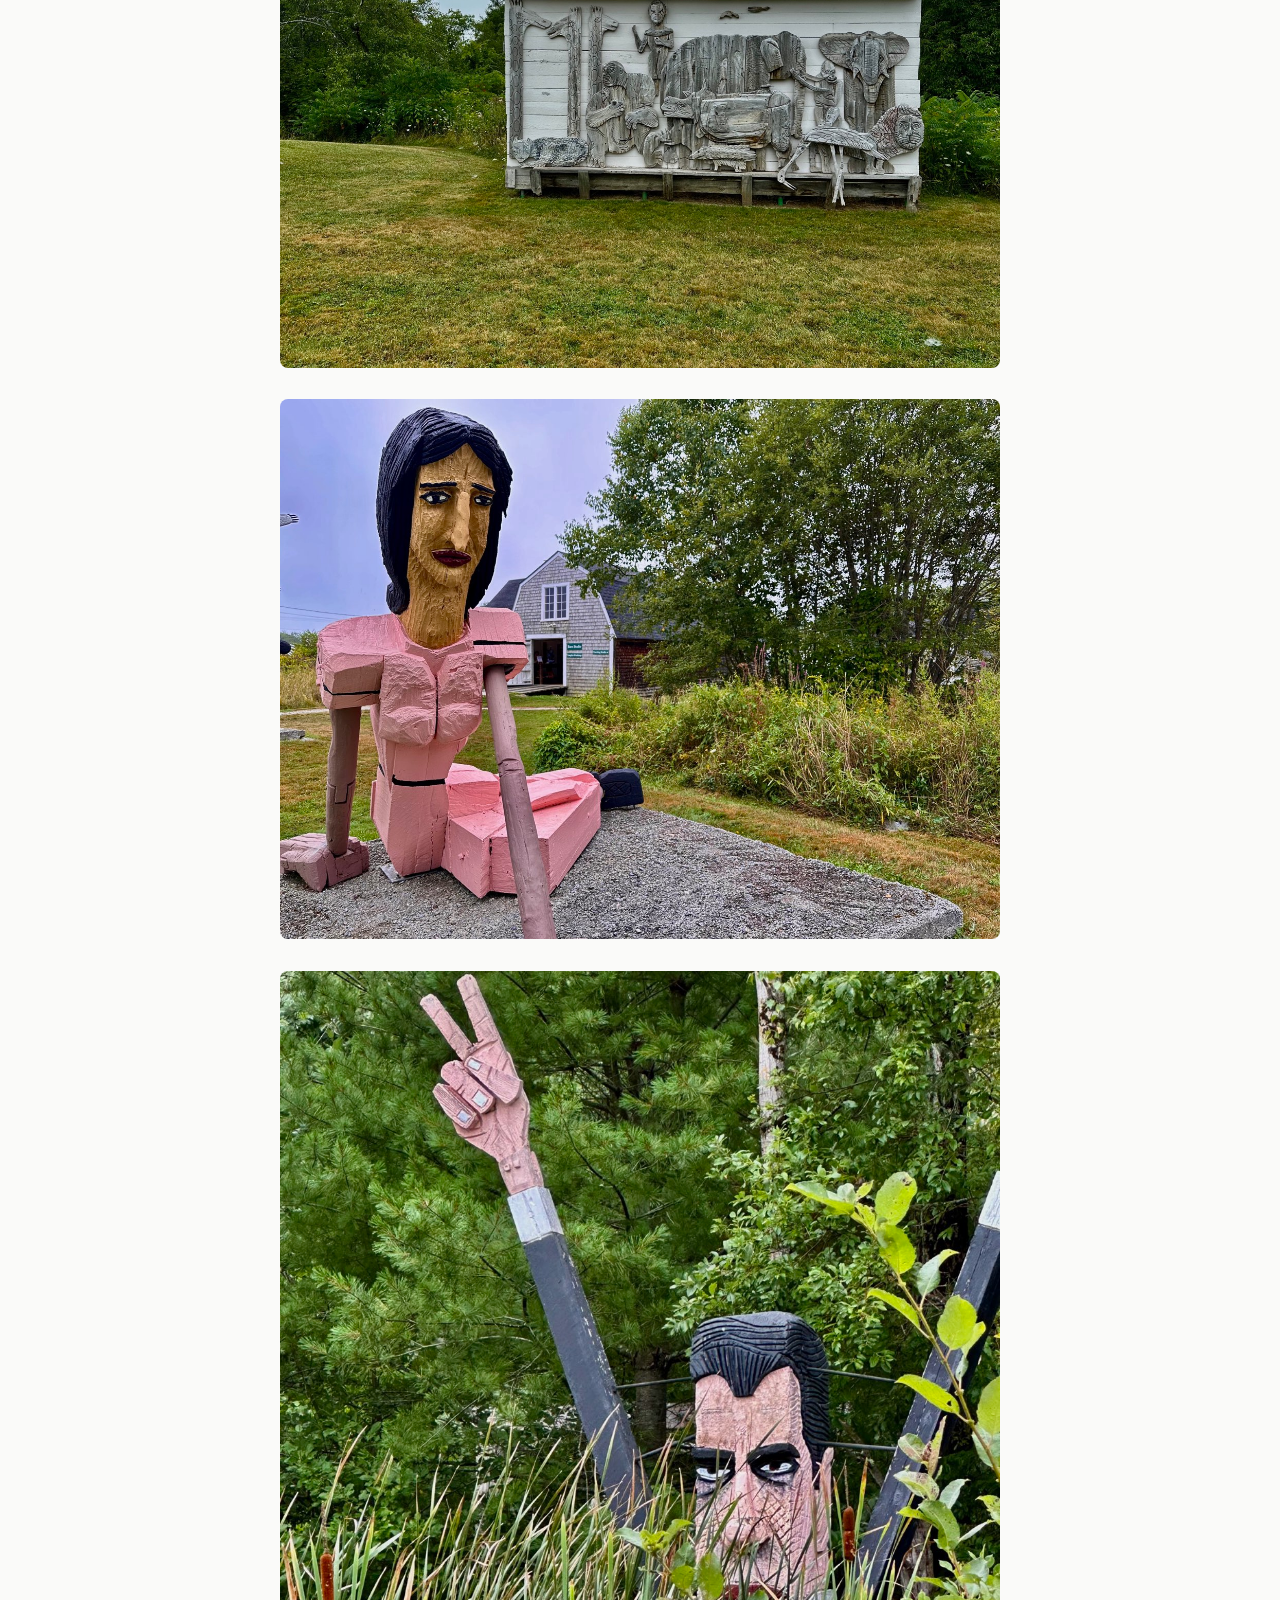
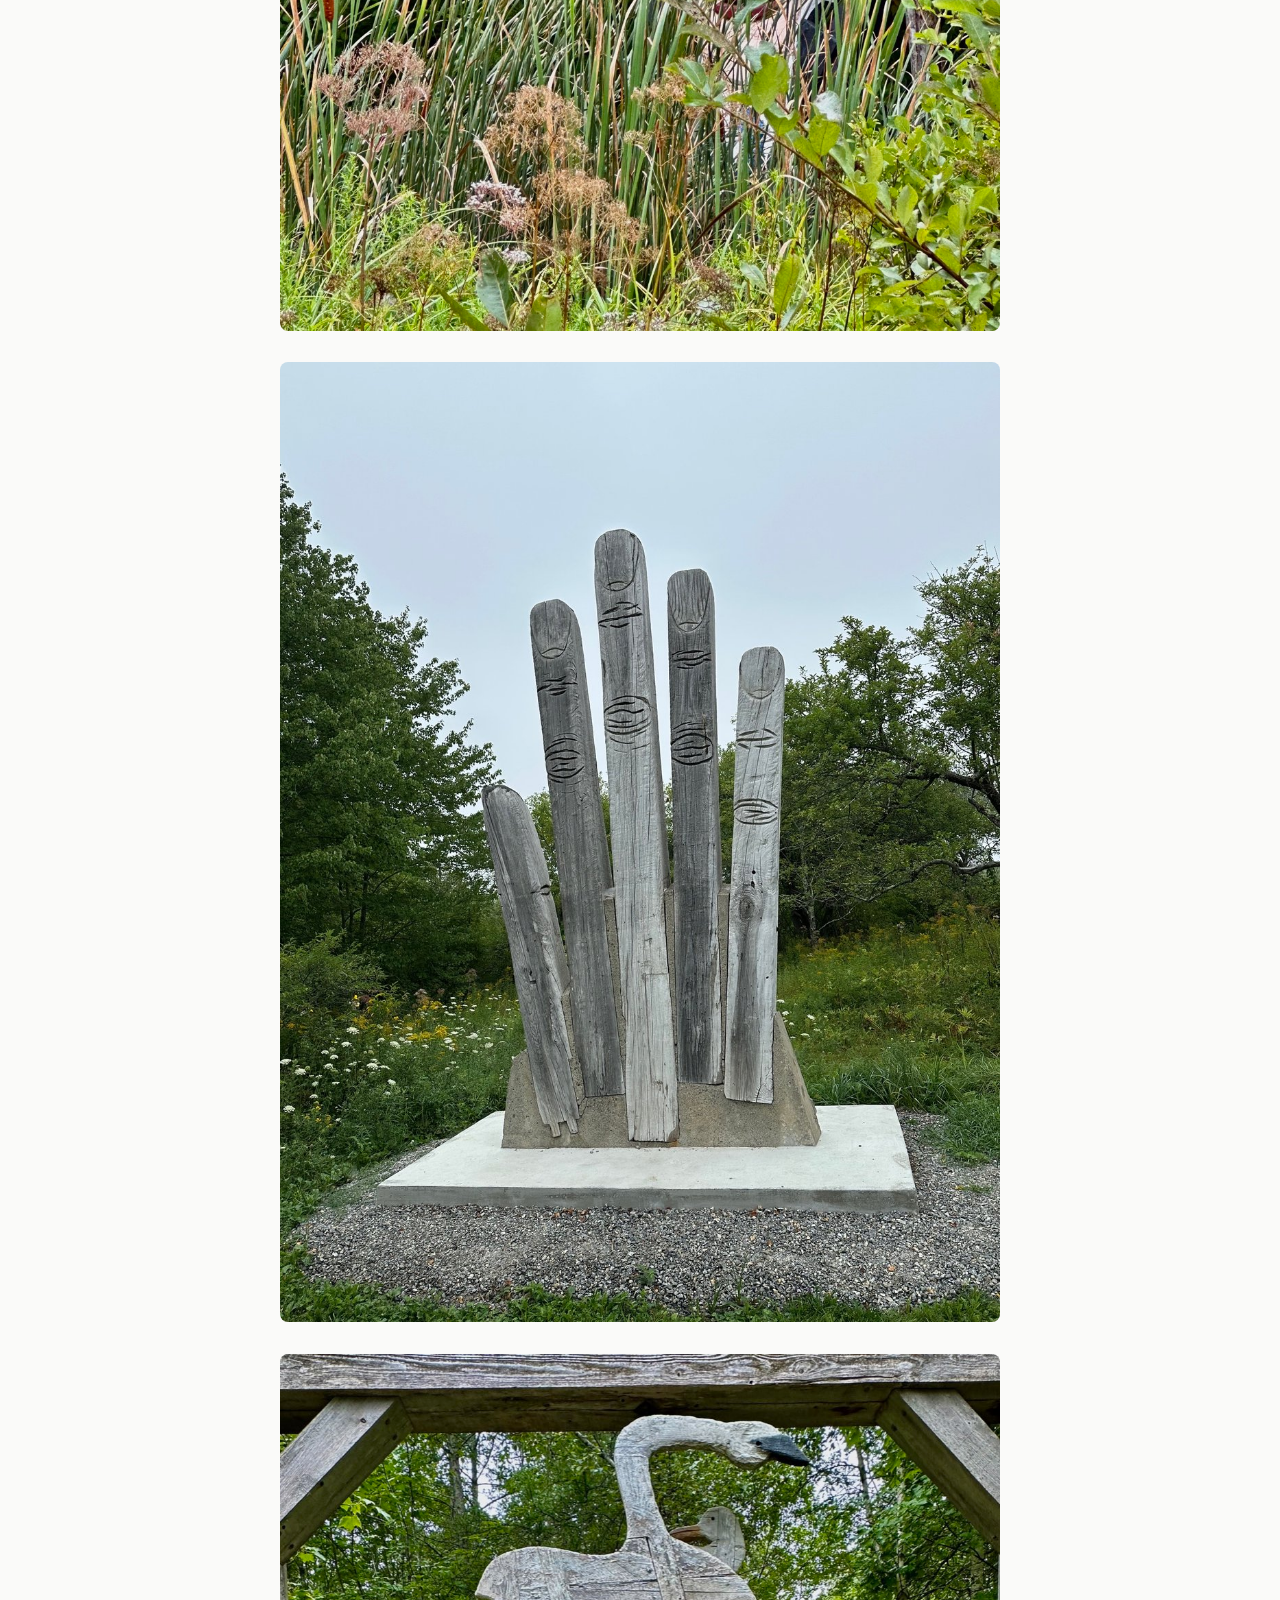
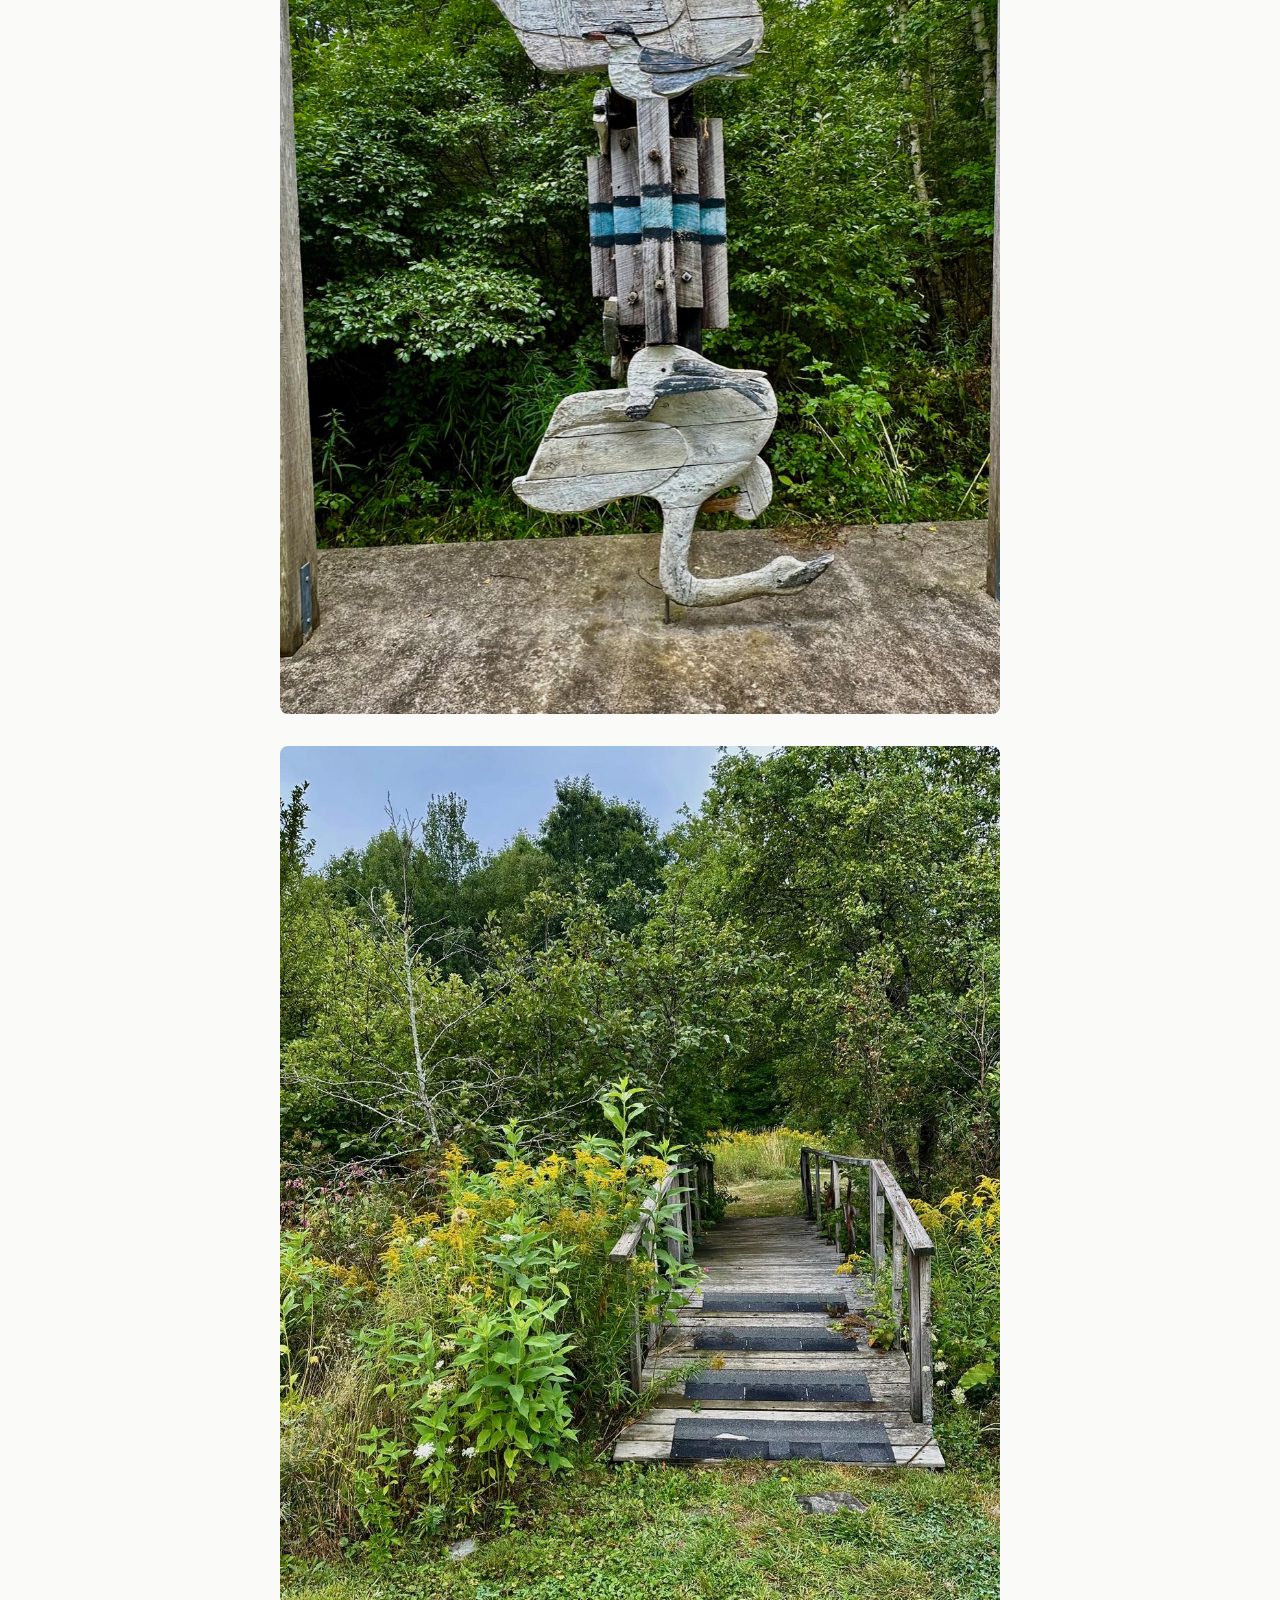
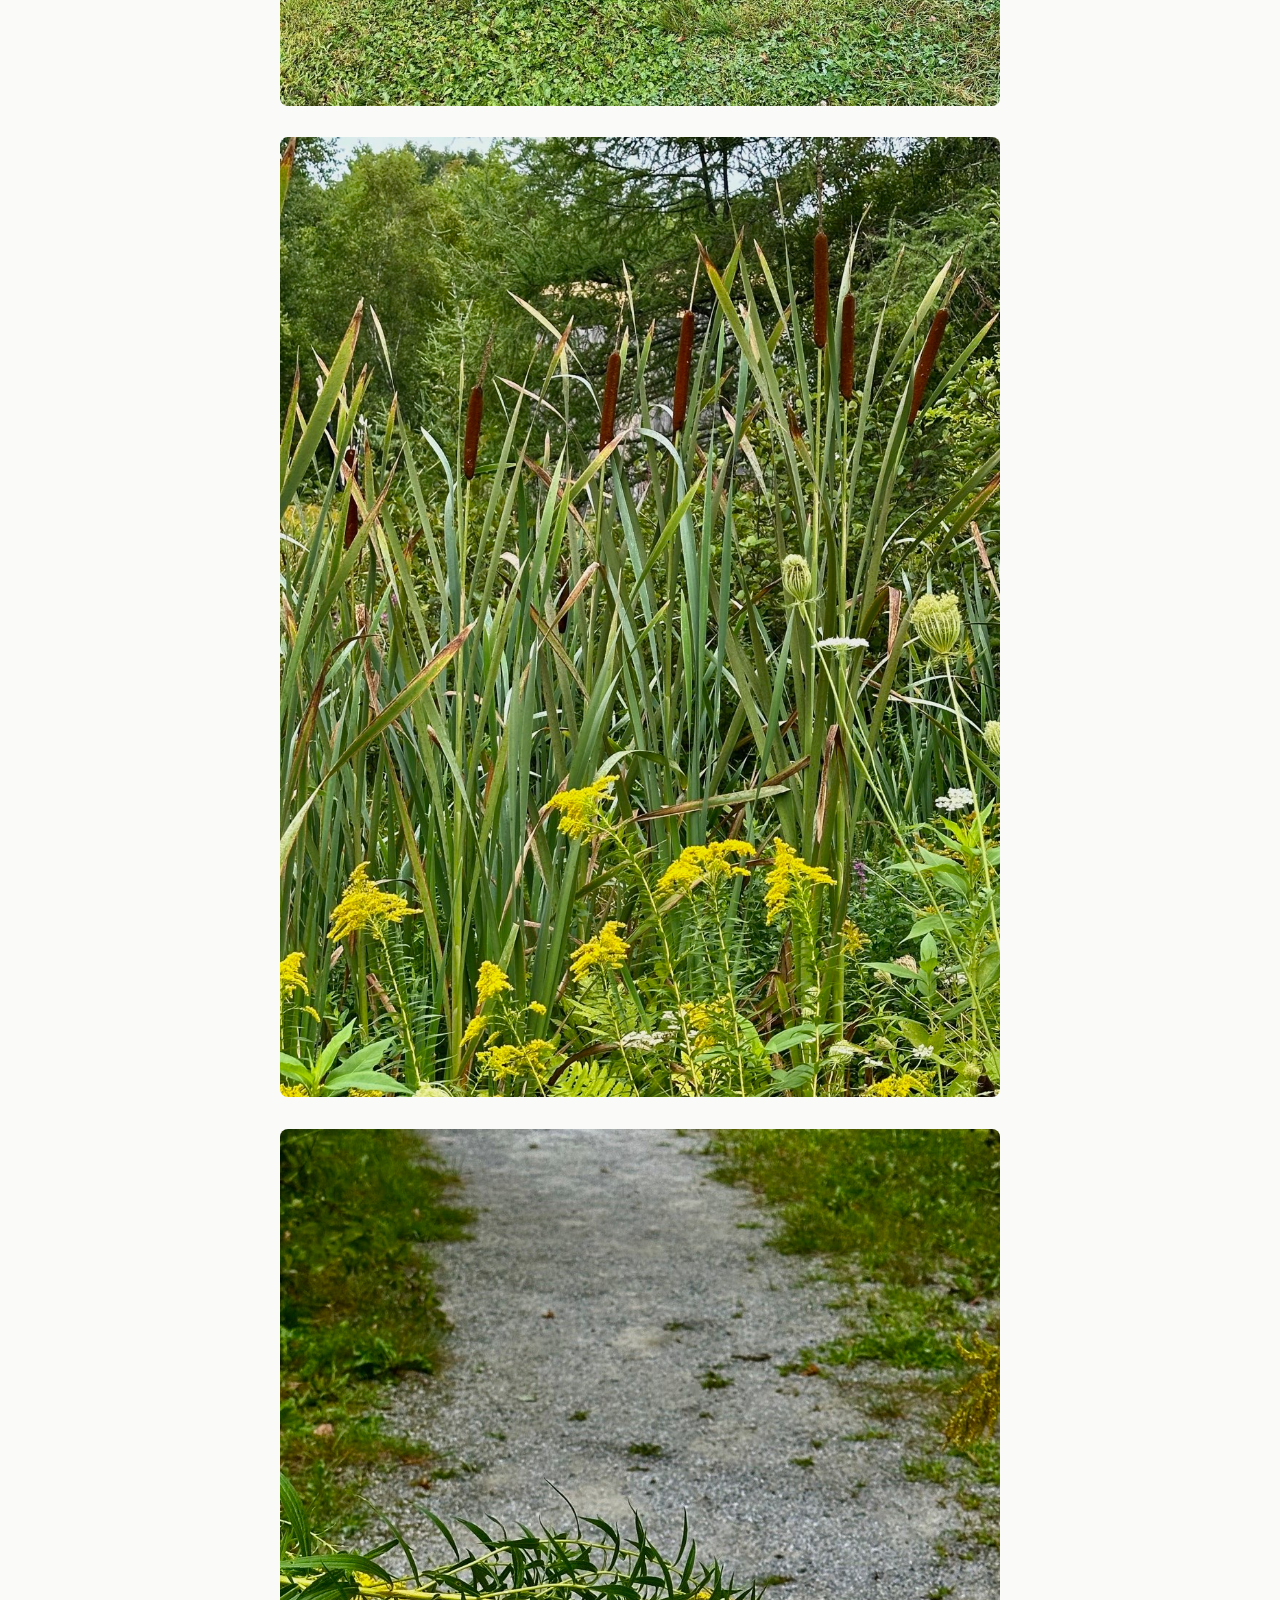
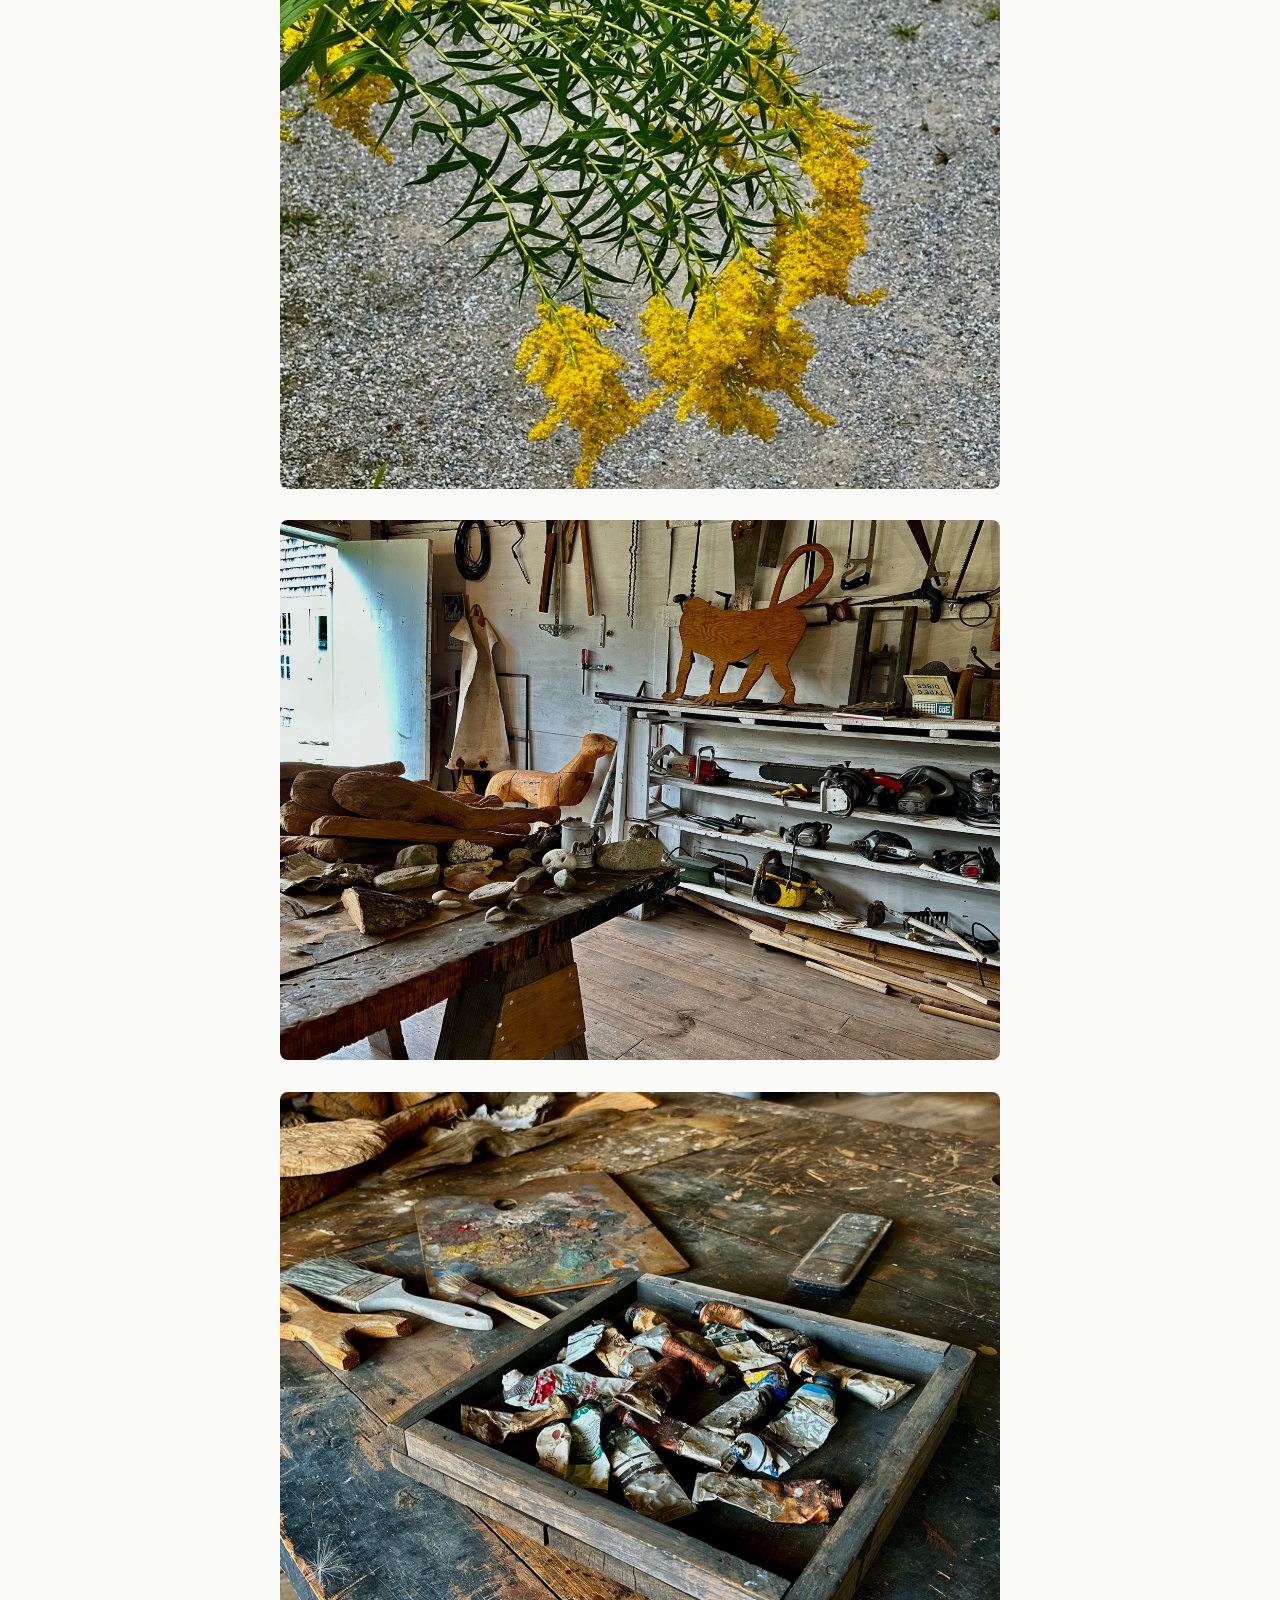
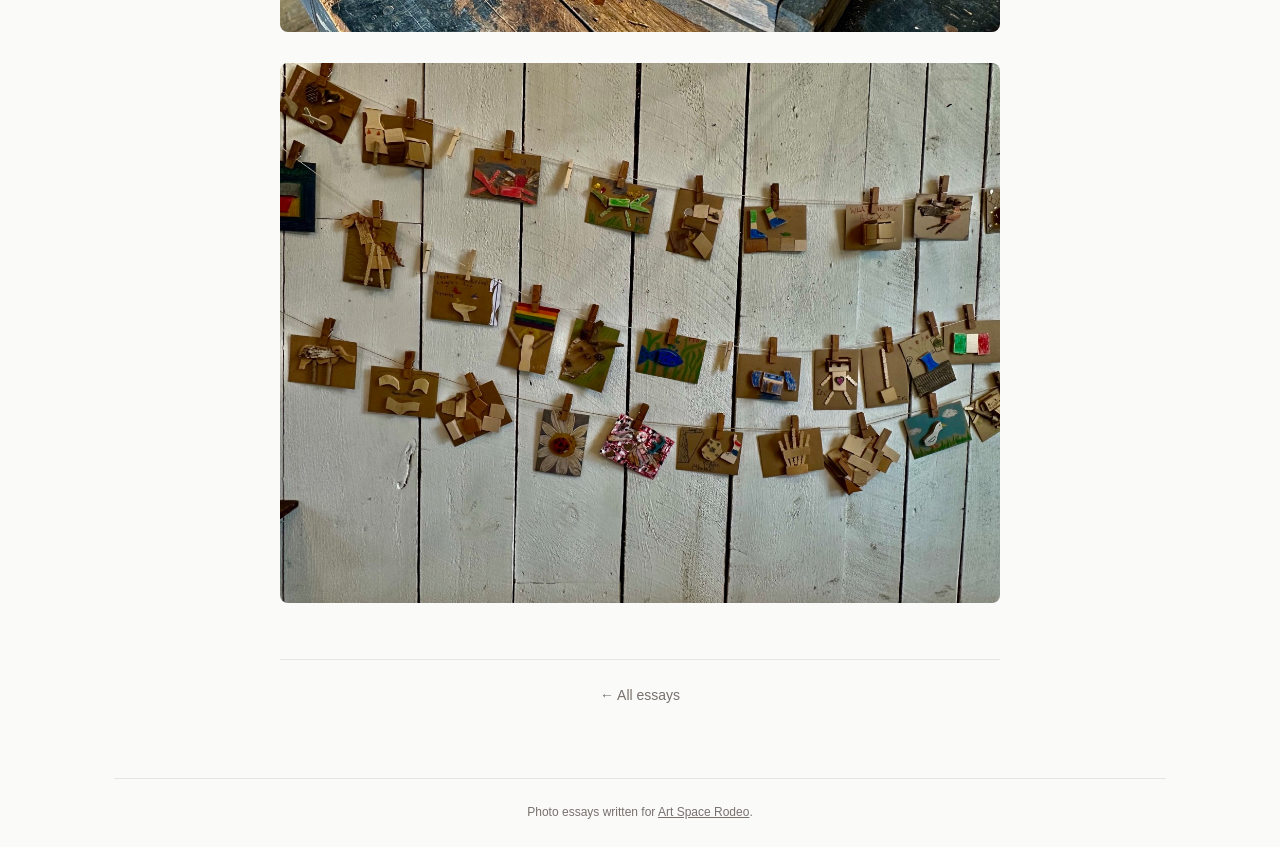
<file: essays/langlais-art-preserve/index.html>
<!DOCTYPE html>
<html lang="en">
<head>
  <meta charset="utf-8" />
  <link rel="icon" type="image/svg+xml" href="/favicon.svg" />
  <meta name="viewport" content="width=device-width, initial-scale=1" />
  <meta name="description" content="The Langlais Art Preserve in Cushing, Maine, where Bernard Langlais (1921-1977) left a field of carved and painted wood sculptures, his studio, and paths through the woods, now protected by the Georges River Land Trust." />
  <title>The Langlais Art Preserve in Cushing | Janet Knott</title>
  <link rel="stylesheet" href="/style.css" />
  <!-- Metricool tracking -->
  <script>function loadScript(a){var b=document.getElementsByTagName("head")[0],c=document.createElement("script");c.type="text/javascript",c.src="https://tracker.metricool.com/resources/be.js",c.onreadystatechange=a,c.onload=a,b.appendChild(c)}loadScript(function(){beTracker.t({hash:"f56cd72f8e002854d3a9825211d9d621"})});</script>
</head>
<body>
  <div class="container">
    <header>
      <h1><a href="/">Janet Knott</a></h1>
    </header>
    <main>
      <article class="essay">
        <header class="essay-header">
          <h1>The Langlais Art Preserve in Cushing</h1>
          <time>August 26, 2026</time>
          <p class="essay-author">by Janet Knott</p>
        </header>
        <div class="essay-content">
      <p>Driving through Cushing, Maine, I stumbled upon the Langlais Art Preserve, protected by the Georges River Land Trust. Bernard Langlais (1921-1977) had a deep appreciation for the New England seasons, Cushing, the climate, and his art. Here you will find his incredible work, carved out of wood and painted in rich detail. Meander along the paths, and be transported to an otherworldly place.</p>

      <figure>
<img src="/essays/langlais-art-preserve/01-bear-horse-and-wolf.jpg" alt="A group of large carved wood animals standing on a concrete pad at the Langlais Art Preserve, a black bear with its arms spread wide, a rust red horse beside it, and a tall pale animal with bared teeth rising behind them." />
</figure>

<figure>
<img src="/essays/langlais-art-preserve/02-relief-barn-wall.jpg" alt="A long white barn wall covered end to end with carved wood relief animals in weathered gray, among them an elephant, a lion, giraffes, a rhinoceros, and a monkey, set above a mowed field." />
</figure>

<figure>
<img src="/essays/langlais-art-preserve/03-seated-figure-and-studio-barn.jpg" alt="A large carved wood figure of a seated woman painted pink, with black hair and a staff across her lap, resting on a gravel mound in front of the shingled studio barn." />
</figure>

<figure>
<img src="/essays/langlais-art-preserve/04-peace-sign-in-the-cattails.jpg" alt="A carved wood figure in a dark suit sleeve raising a hand in a peace sign above a stand of cattails, its painted face half hidden in the reeds." />
</figure>

<figure>
<img src="/essays/langlais-art-preserve/05-carved-plank-sculpture.jpg" alt="Five weathered gray wood planks set upright on a concrete plinth, each carved with simple eye shapes, standing against a background of trees and wildflowers." />
</figure>

<figure>
<img src="/essays/langlais-art-preserve/06-wooden-birds-through-the-frame.jpg" alt="Carved wood swans and shorebirds mounted on a weathered post, seen through the timber frame of a viewing shelter with dense green woods behind." />
</figure>

<figure>
<img src="/essays/langlais-art-preserve/07-boardwalk-steps.jpg" alt="Weathered wooden steps and a railing climbing between goldenrod and milkweed on a trail through the preserve." />
</figure>

<figure>
<img src="/essays/langlais-art-preserve/08-cattails-and-goldenrod.jpg" alt="Cattails and goldenrod growing thick along the edge of a wet meadow, with evergreens and a glimpse of a rooftop beyond." />
</figure>

<figure>
<img src="/essays/langlais-art-preserve/09-goldenrod-over-the-path.jpg" alt="A single arching spray of goldenrod leaning across a gravel path at the Langlais Art Preserve." />
</figure>

<figure>
<img src="/essays/langlais-art-preserve/10-langlais-studio-workbench.jpg" alt="The interior of Bernard Langlais&rsquo;s studio, hand saws and chainsaws racked on white shelves, a carved wood cat cutout above them, and roughed out wood forms and beach stones covering the workbench." />
</figure>

<figure>
<img src="/essays/langlais-art-preserve/11-paint-tubes-and-palette.jpg" alt="A wooden tray of crushed and dried oil paint tubes beside a spattered palette and two brushes on the worn workbench in Bernard Langlais&rsquo;s studio." />
</figure>

<figure>
<img src="/essays/langlais-art-preserve/12-visitor-art-wall.jpg" alt="Small visitor made collages of wood scraps and paint, pinned with clothespins to lines strung across a white board wall at the Langlais Art Preserve." />
</figure>
        </div>
        <footer class="essay-footer">
          <a href="/#essays">&larr; All essays</a>
        </footer>
      </article>
    </main>
    <footer>
      <p>Photo essays written for <a href="https://artspacerodeo.com" target="_blank" rel="noopener noreferrer">Art Space Rodeo</a>.</p>
    </footer>
  </div>
</body>
</html>
</file>
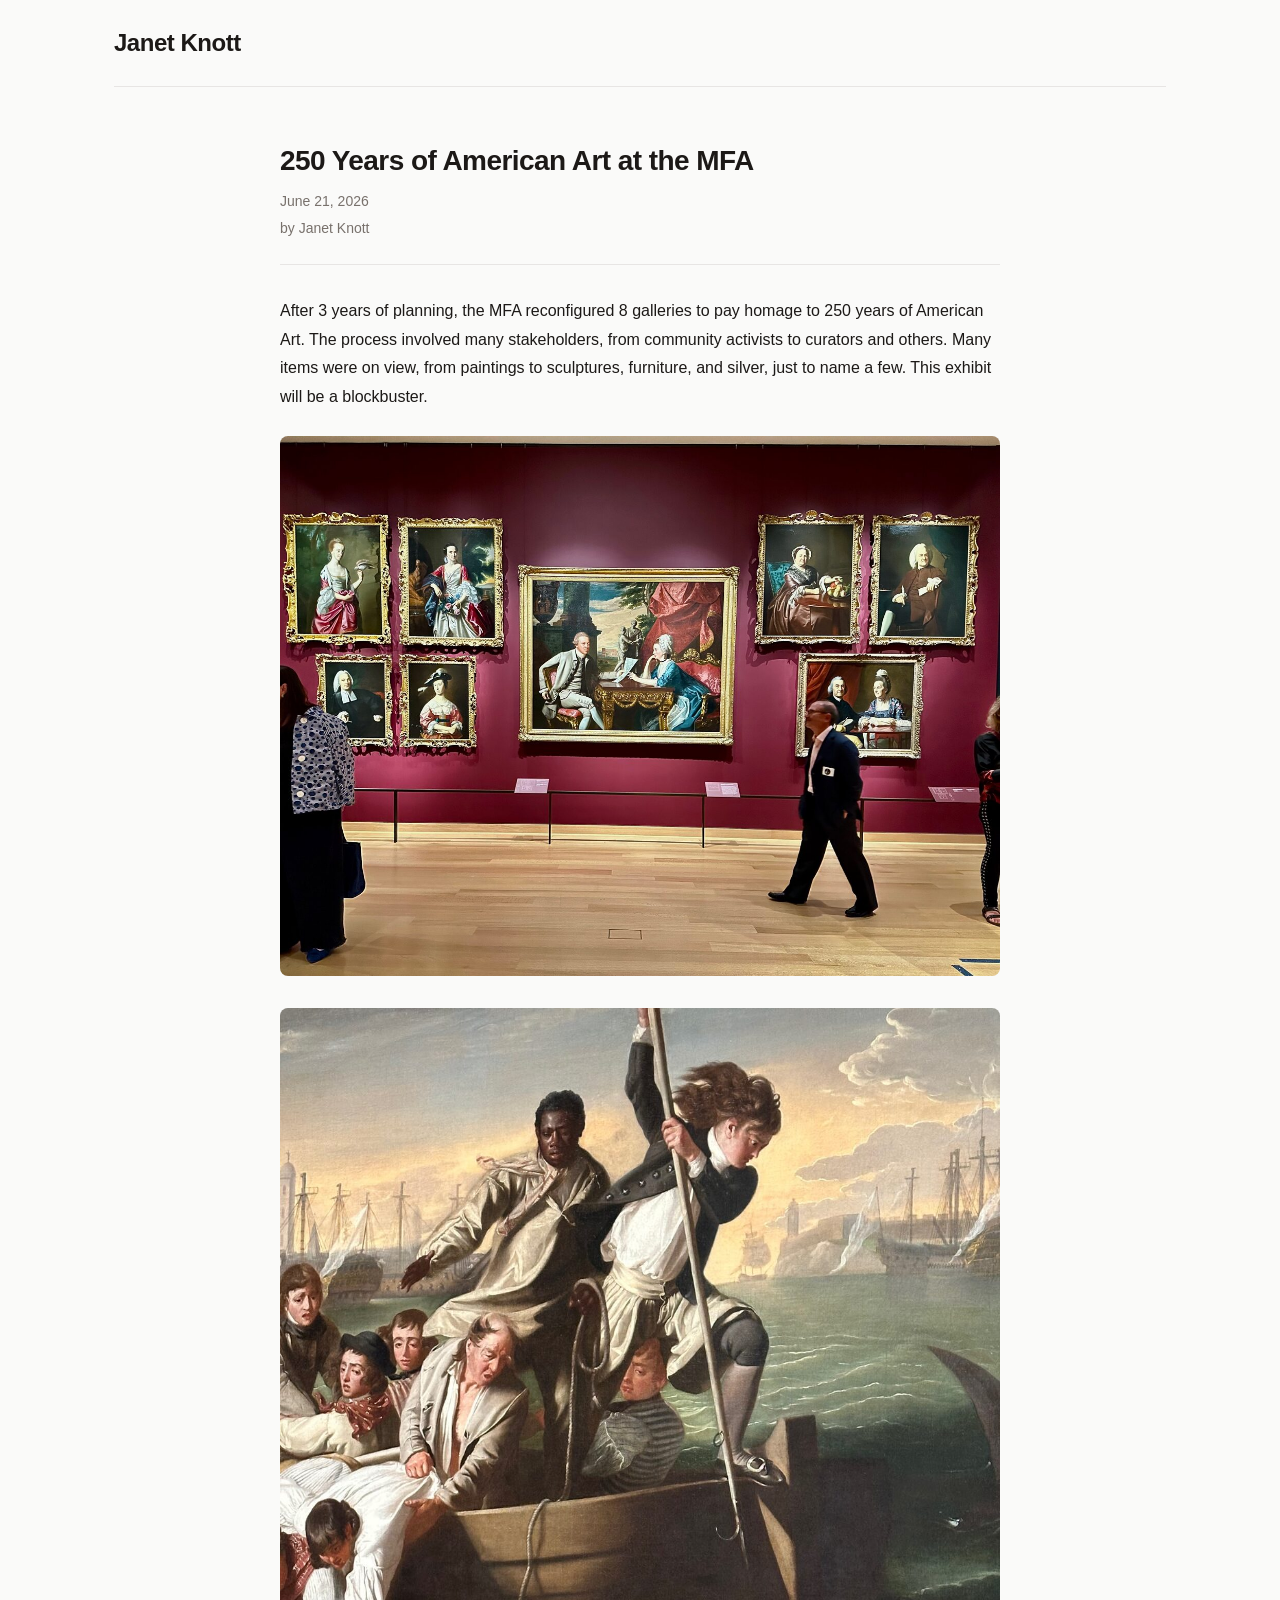
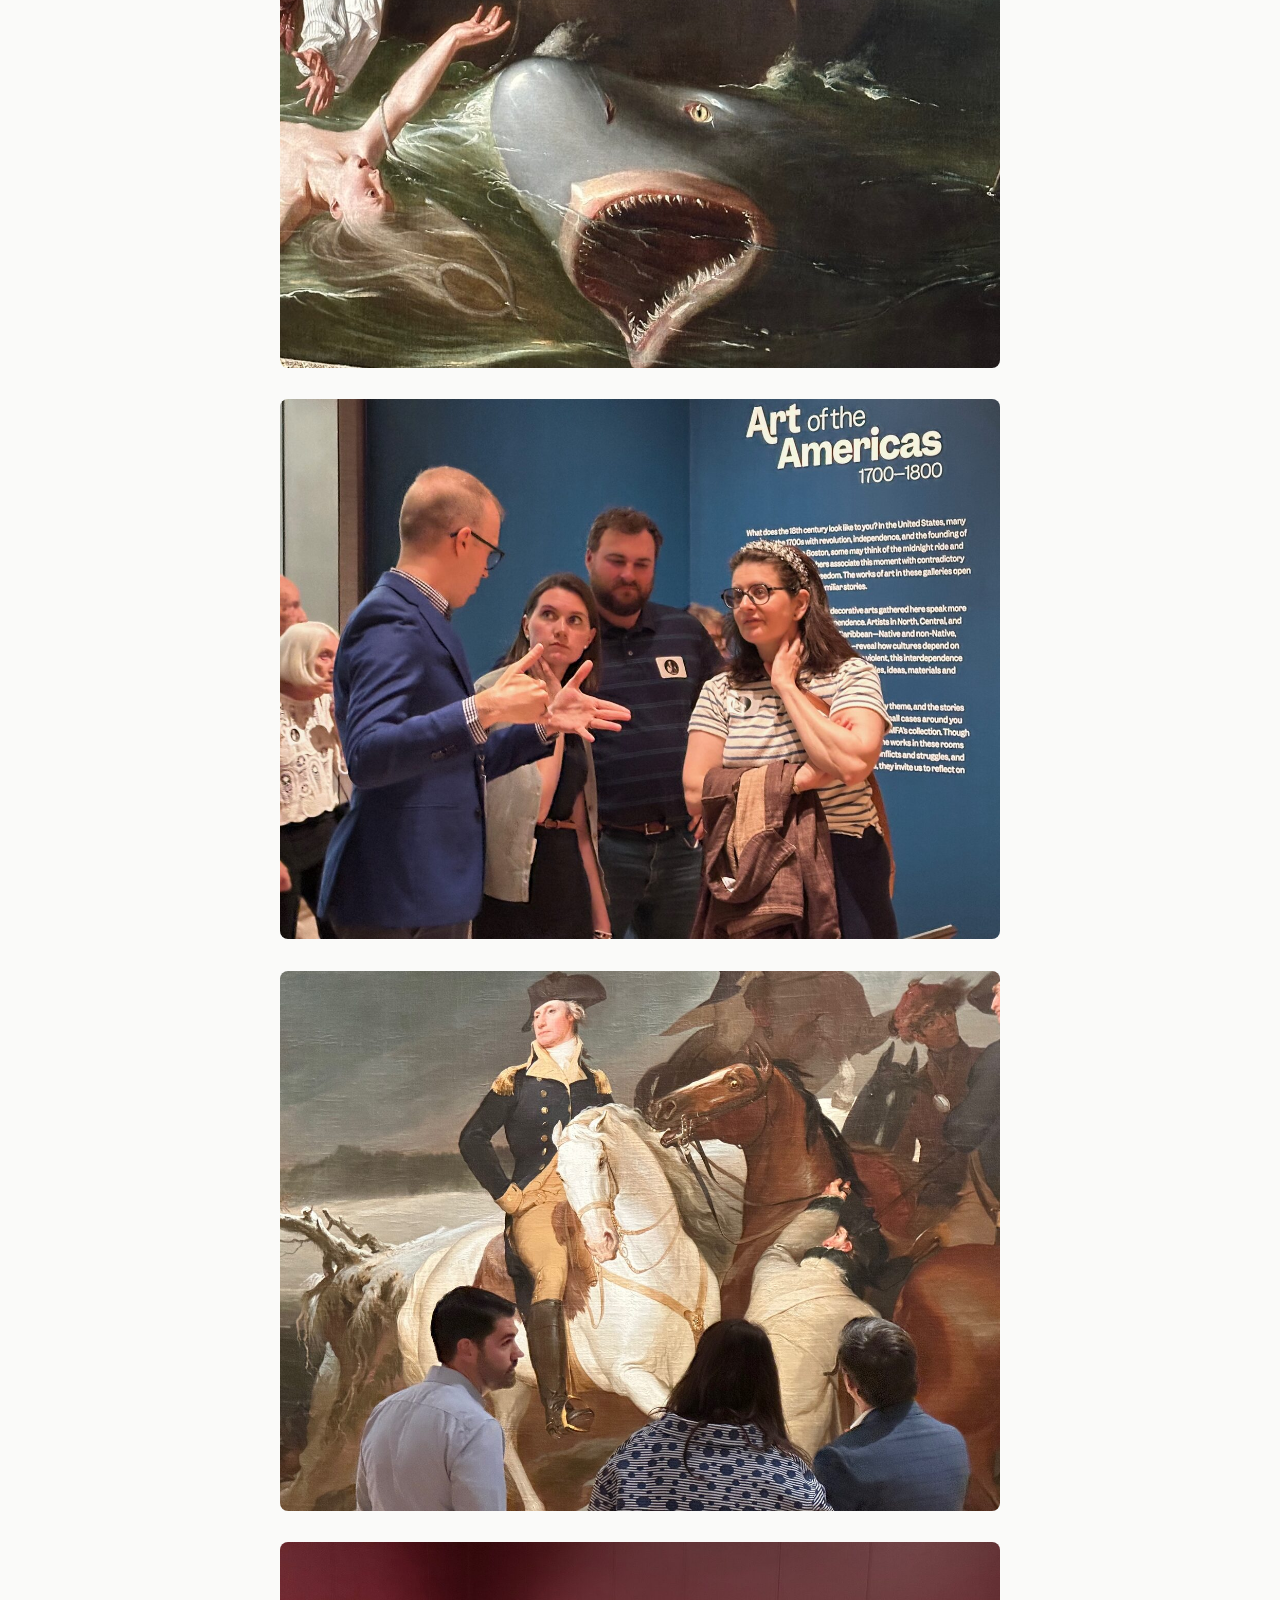
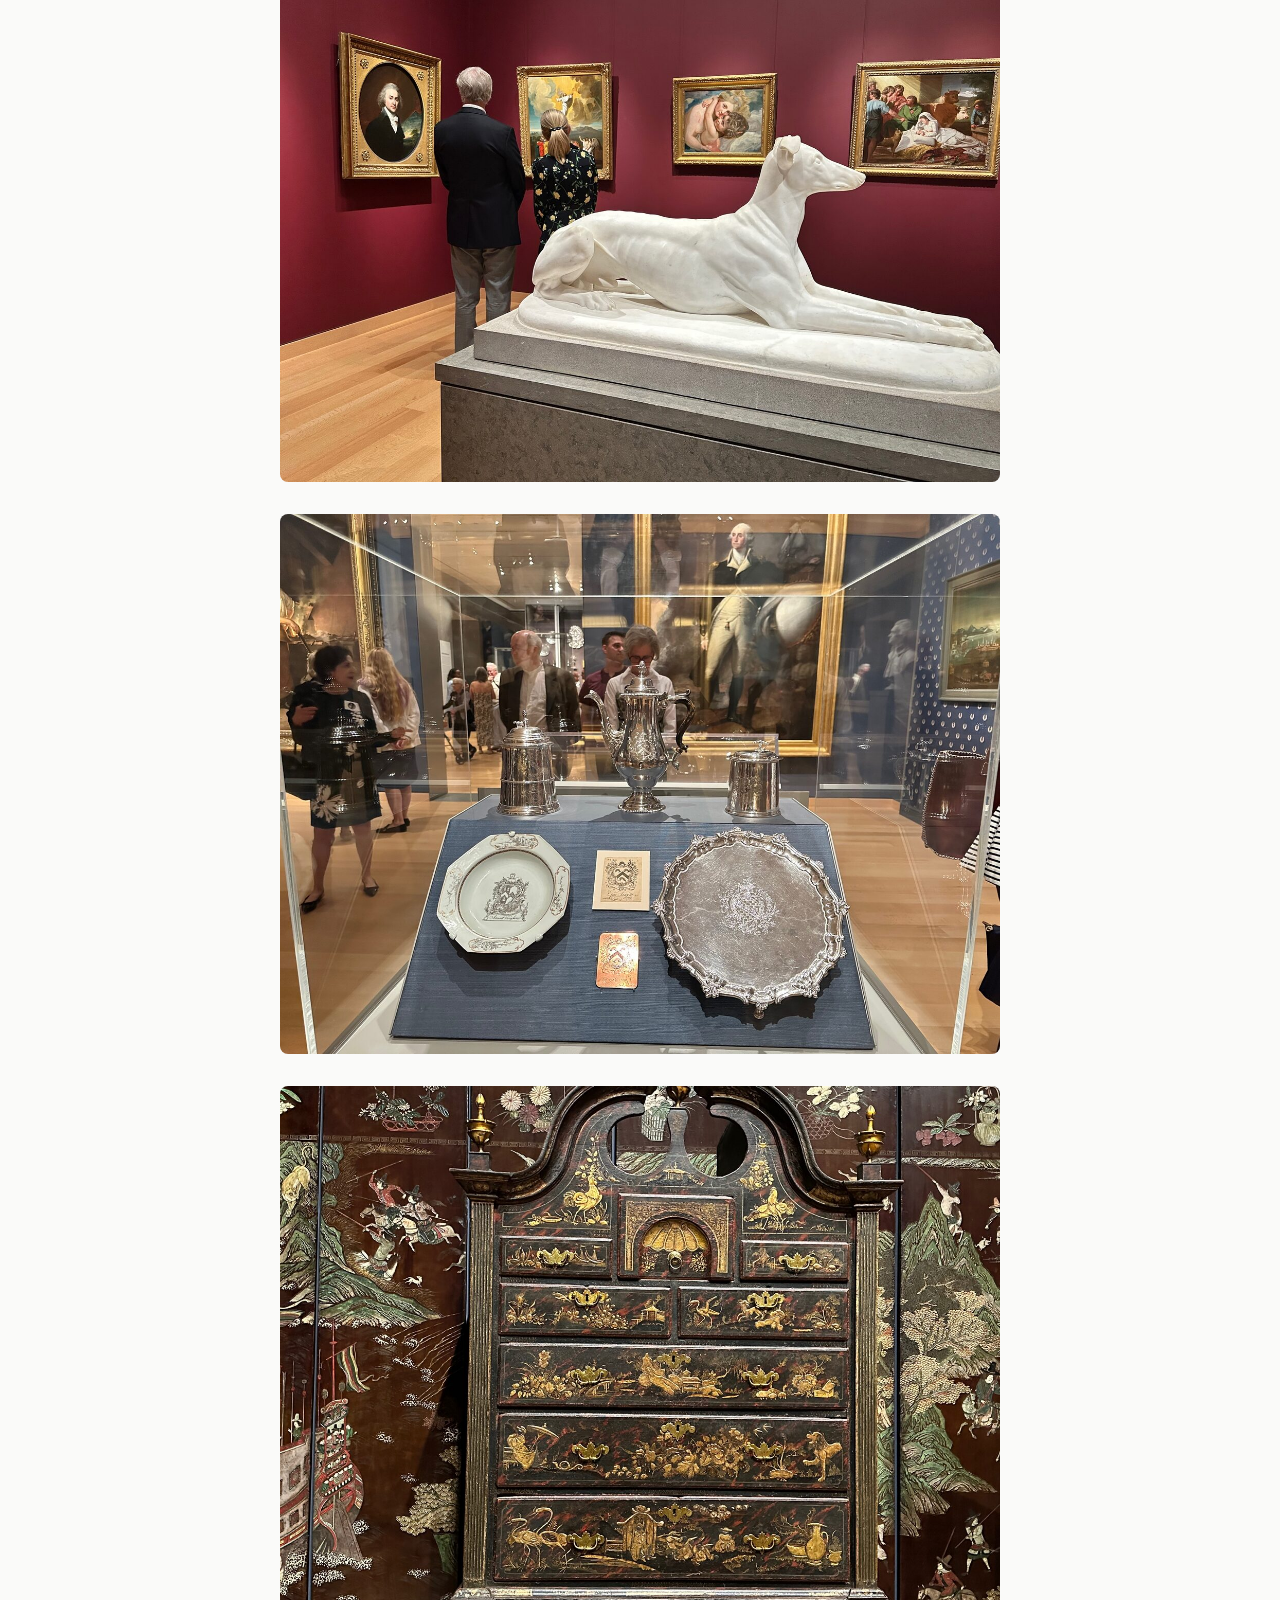
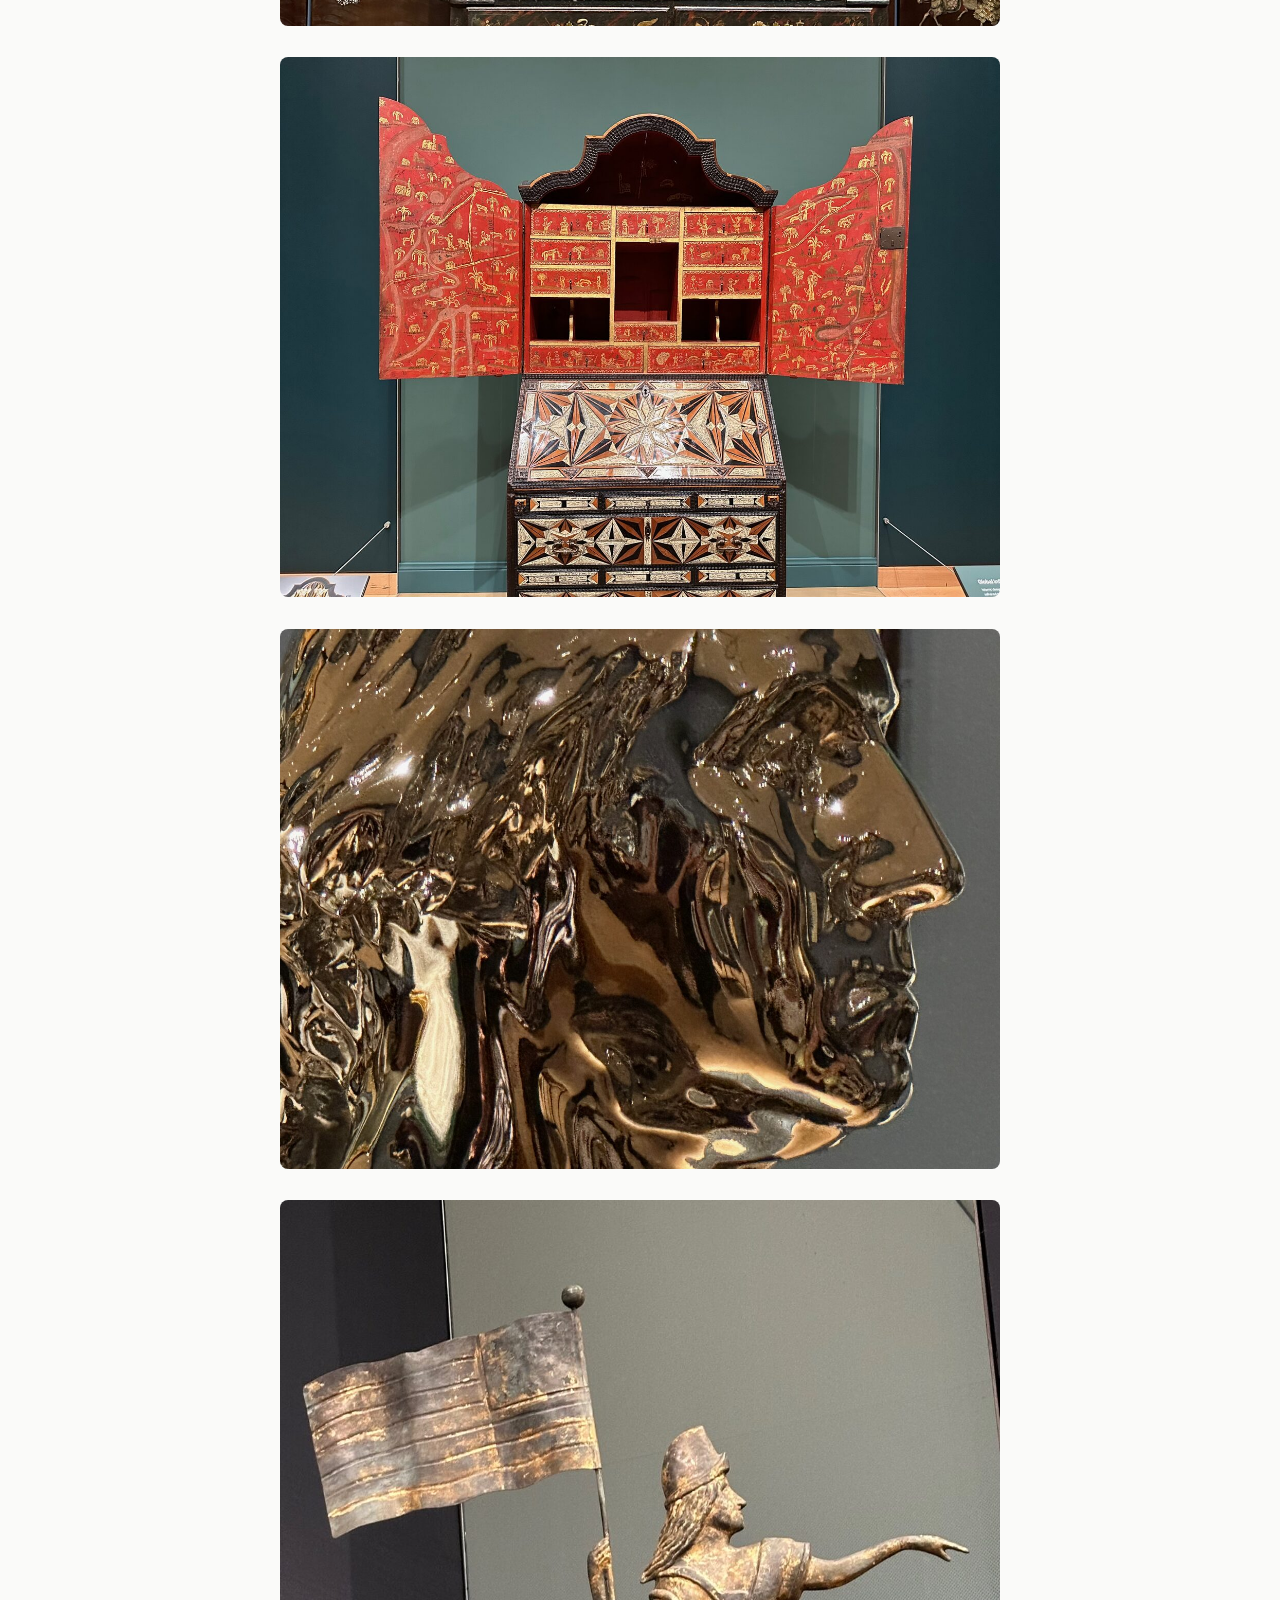
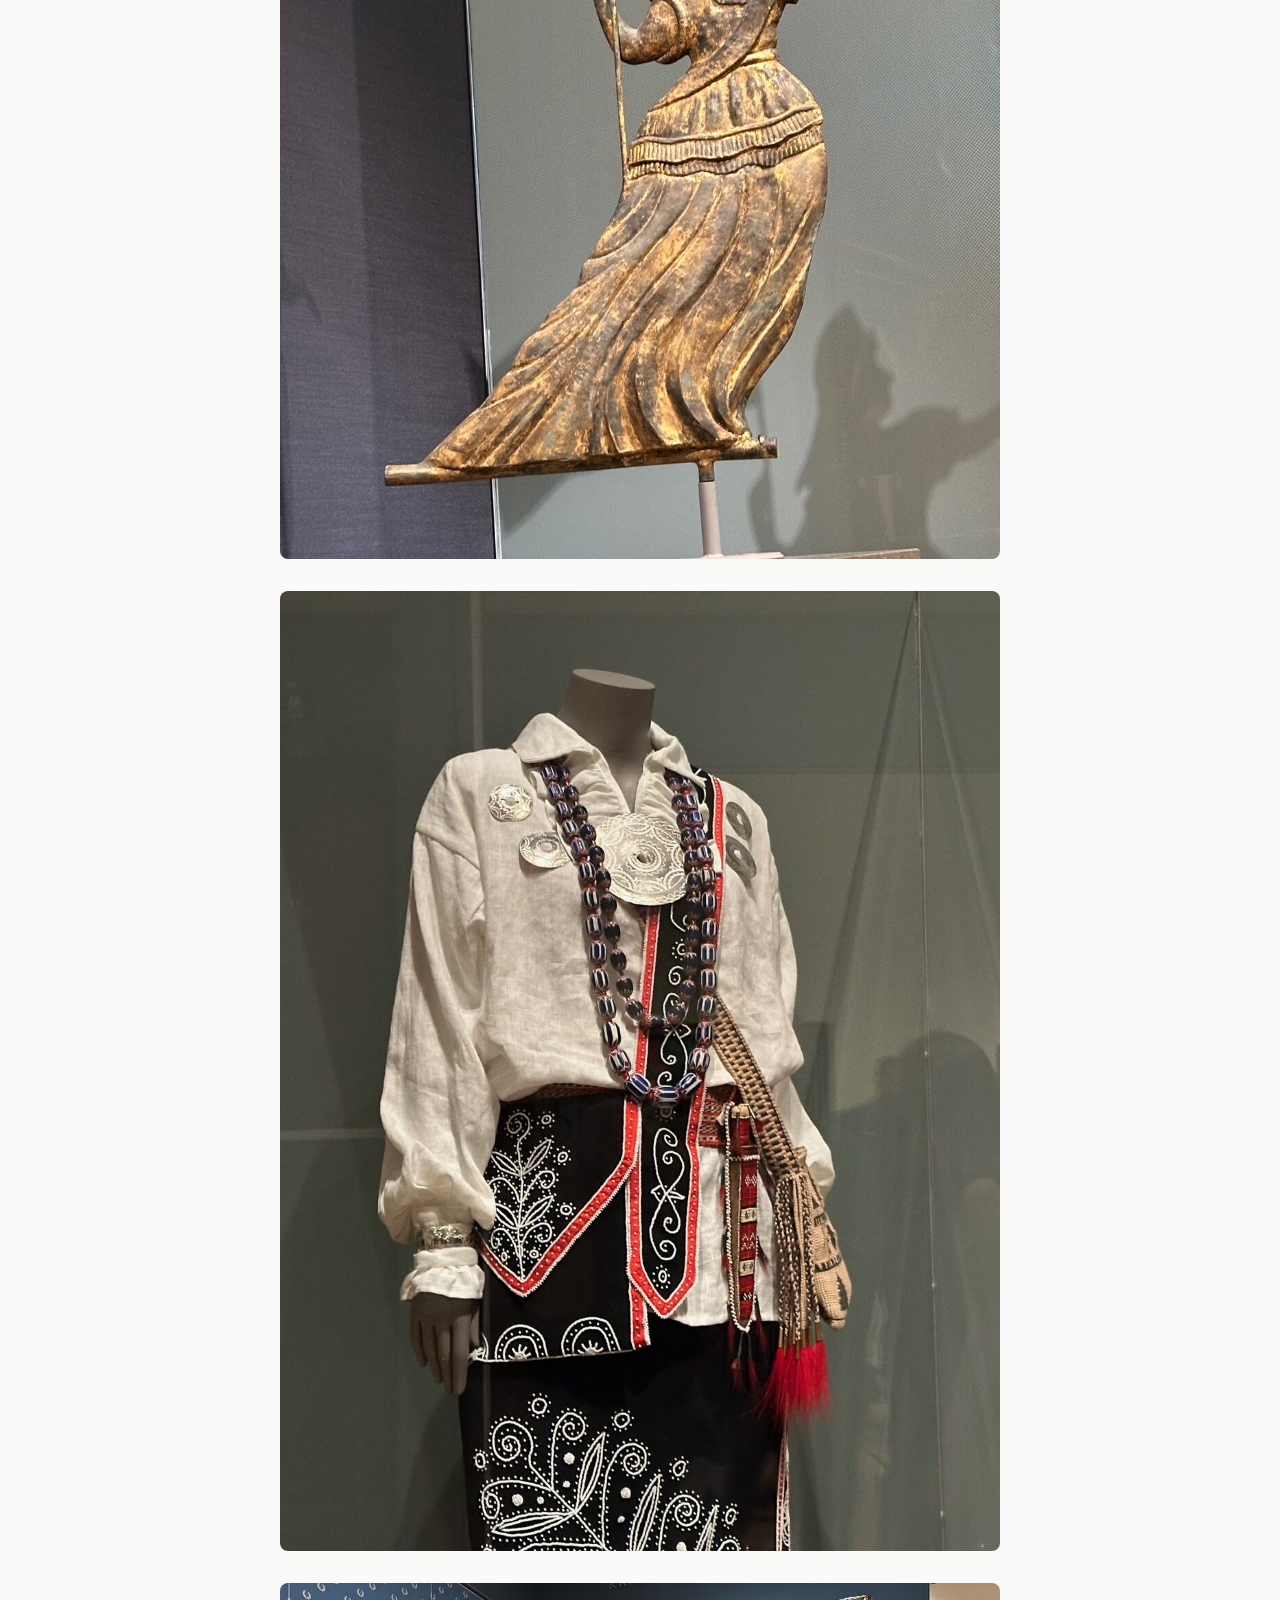
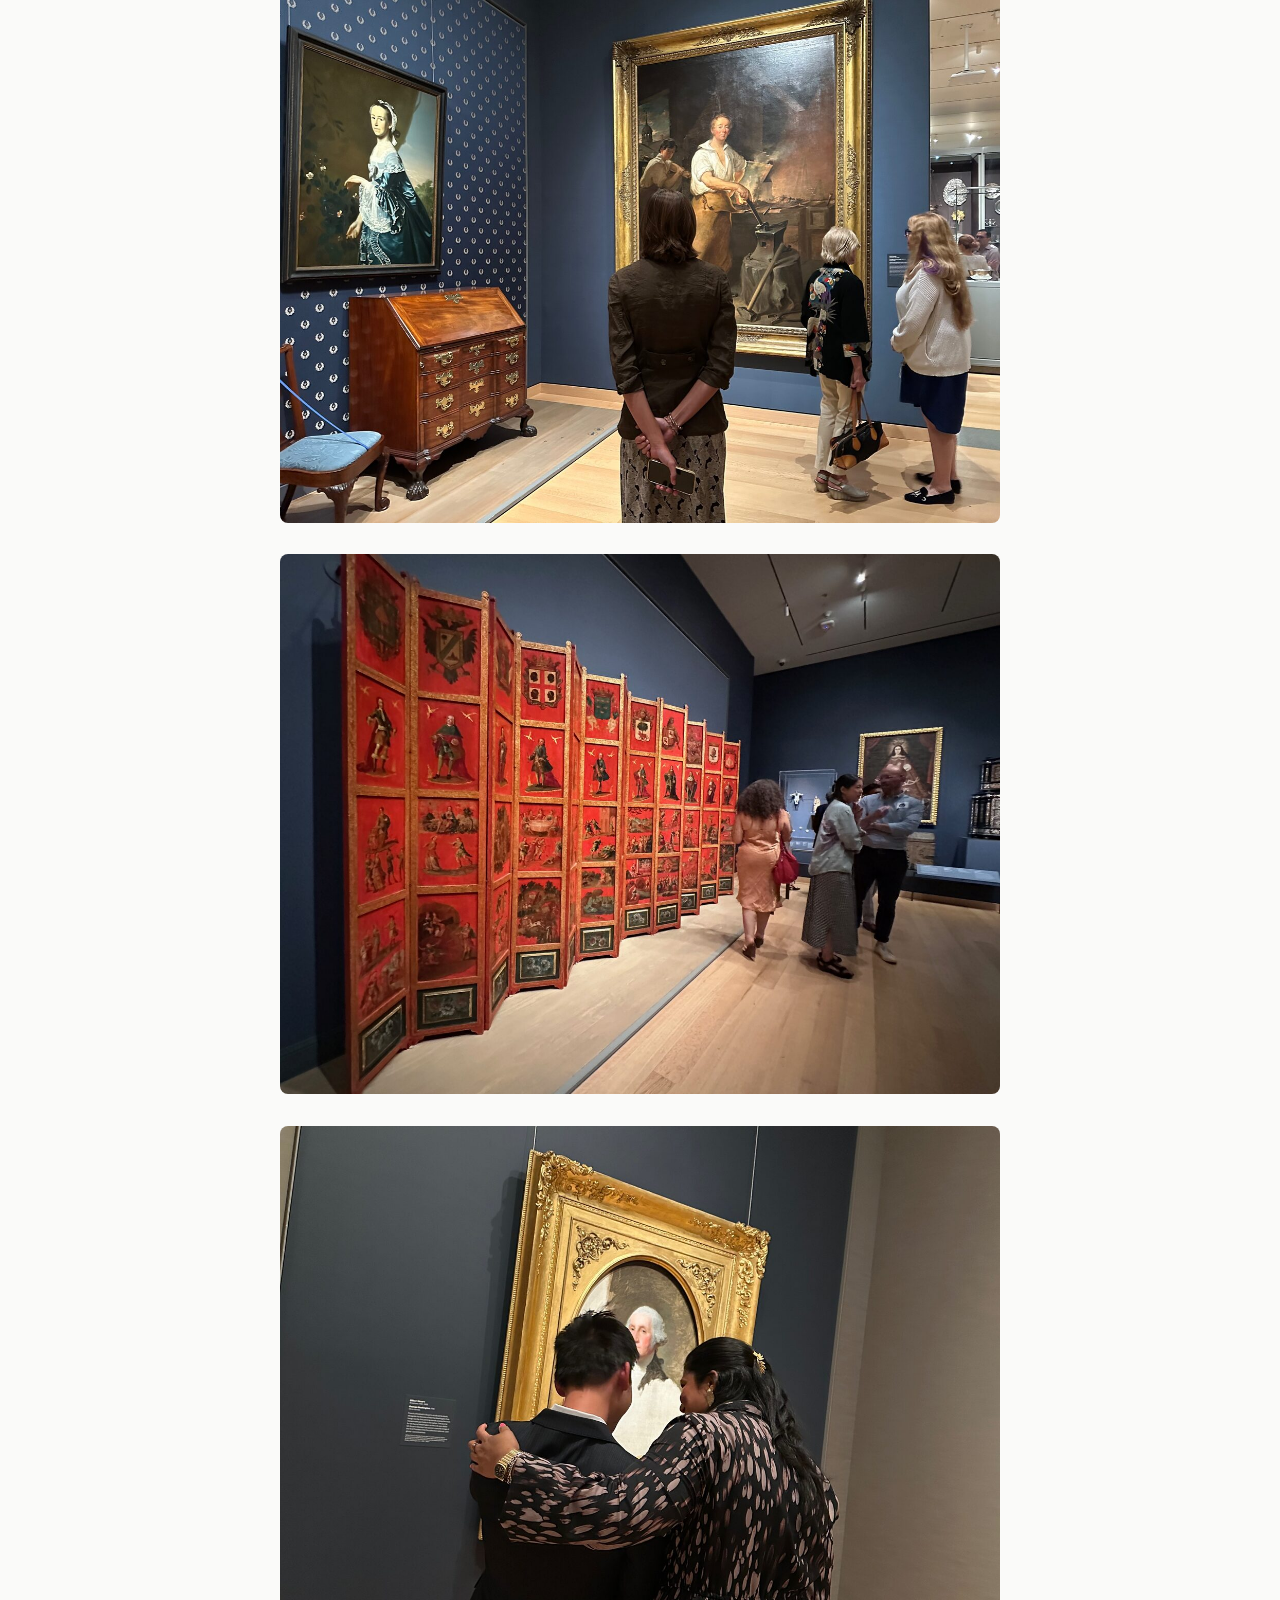
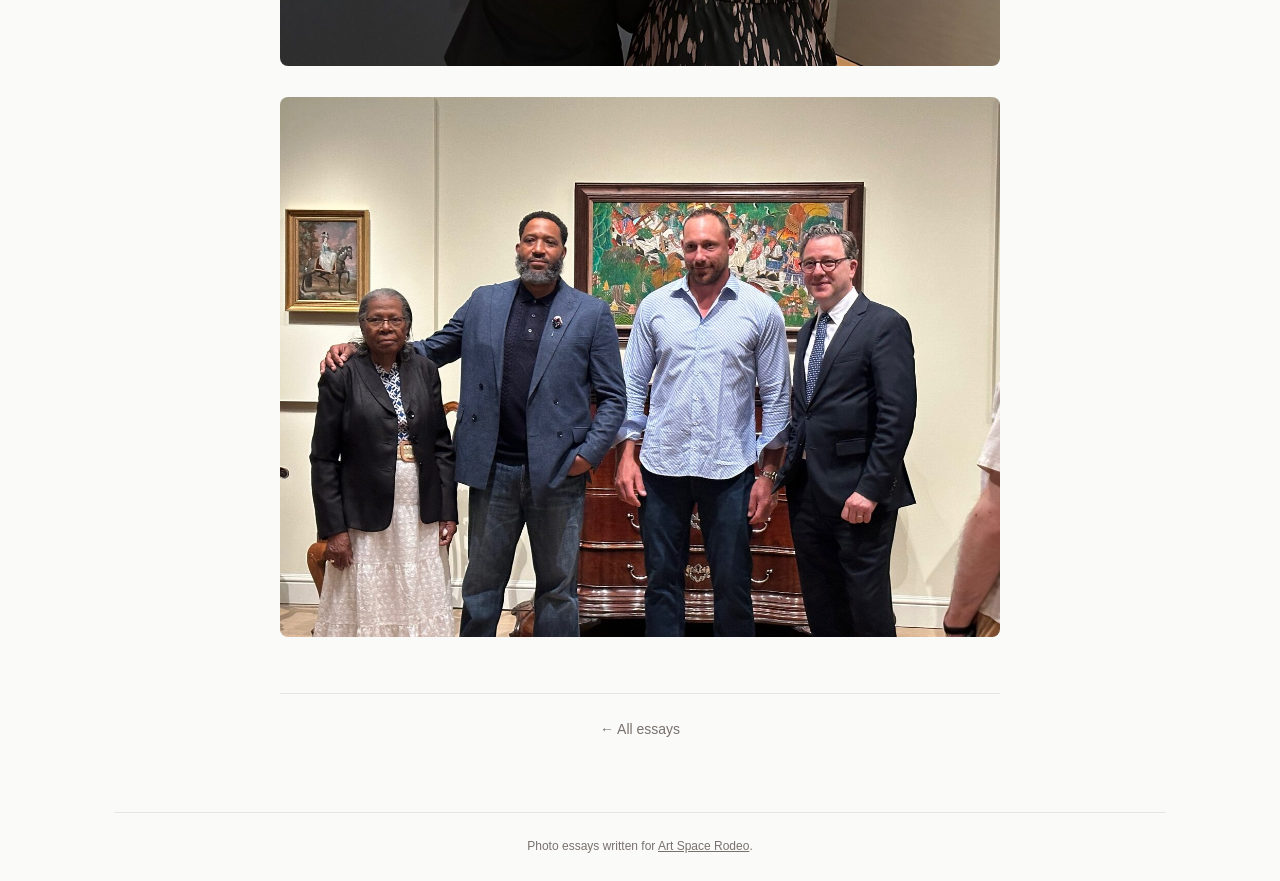
<file: essays/mfa-american-art/index.html>
<!DOCTYPE html>
<html lang="en">
<head>
  <meta charset="utf-8" />
  <link rel="icon" type="image/svg+xml" href="/favicon.svg" />
  <meta name="viewport" content="width=device-width, initial-scale=1" />
  <meta name="description" content="The Museum of Fine Arts reinstalls 250 years of American art across eight reconfigured galleries: paintings, sculpture, furniture, and silver." />
  <title>250 Years of American Art at the MFA | Janet Knott</title>
  <link rel="stylesheet" href="/style.css" />
  <!-- Metricool tracking -->
  <script>function loadScript(a){var b=document.getElementsByTagName("head")[0],c=document.createElement("script");c.type="text/javascript",c.src="https://tracker.metricool.com/resources/be.js",c.onreadystatechange=a,c.onload=a,b.appendChild(c)}loadScript(function(){beTracker.t({hash:"f56cd72f8e002854d3a9825211d9d621"})});</script>
</head>
<body>
  <div class="container">
    <header>
      <h1><a href="/">Janet Knott</a></h1>
    </header>
    <main>
      <article class="essay">
        <header class="essay-header">
          <h1>250 Years of American Art at the MFA</h1>
          <time>June 21, 2026</time>
          <p class="essay-author">by Janet Knott</p>
        </header>
        <div class="essay-content">
      <p>After 3 years of planning, the MFA reconfigured 8 galleries to pay homage to 250 years of American Art. The process involved many stakeholders, from community activists to curators and others. Many items were on view, from paintings to sculptures, furniture, and silver, just to name a few. This exhibit will be a blockbuster.</p>

      <figure>
<img src="/essays/mfa-american-art/01-gallery-salon-hang.jpg" alt="A burgundy gallery hung salon-style with American portraits in the reinstalled Art of the Americas wing at the Museum of Fine Arts, Boston." />
</figure>

<figure>
<img src="/essays/mfa-american-art/02-art-of-the-americas-entrance.jpg" alt="Visitors at the entrance to the Art of the Americas, 1750 to 1800 galleries at the MFA in Boston." />
</figure>

<figure>
<img src="/essays/mfa-american-art/03-maritime-rescue-painting.jpg" alt="A dramatic early American painting of men in a boat reaching for a swimmer as a shark nears, at the Museum of Fine Arts, Boston." />
</figure>

<figure>
<img src="/essays/mfa-american-art/04-equestrian-portrait.jpg" alt="A grand equestrian portrait of a figure on a pale horse in the American art galleries at the MFA, Boston." />
</figure>

<figure>
<img src="/essays/mfa-american-art/05-marble-sculpture.jpg" alt="A white marble reclining sculpture on a plinth in a red-walled American art gallery at the Museum of Fine Arts, Boston." />
</figure>

<figure>
<img src="/essays/mfa-american-art/06-silver-case.jpg" alt="A glass case of early American silver platters and decorative objects at the MFA, Boston." />
</figure>

<figure>
<img src="/essays/mfa-american-art/07-japanned-high-chest.jpg" alt="An ornate black-and-gold japanned high chest against floral wallpaper at the Museum of Fine Arts, Boston." />
</figure>

<figure>
<img src="/essays/mfa-american-art/08-painted-cabinet.jpg" alt="A brightly painted, patterned American cabinet in the galleries at the Museum of Fine Arts, Boston." />
</figure>

<figure>
<img src="/essays/mfa-american-art/09-gilt-carving.jpg" alt="A close view of an elaborately gilded carved object in the American art galleries at the MFA, Boston." />
</figure>

<figure>
<img src="/essays/mfa-american-art/10-weathervane.jpg" alt="A gilded American folk-art weathervane in the shape of a draped figure at the Museum of Fine Arts, Boston." />
</figure>

<figure>
<img src="/essays/mfa-american-art/11-period-garments.jpg" alt="A vitrine of period American garments, an embroidered jacket and skirt, at the Museum of Fine Arts, Boston." />
</figure>

<figure>
<img src="/essays/mfa-american-art/12-furniture-gallery.jpg" alt="A blue-wallpapered gallery with an American chest and framed portraits at the MFA, Boston." />
</figure>

<figure>
<img src="/essays/mfa-american-art/13-red-framed-gallery.jpg" alt="A gallery lined with red-framed works on red walls at the Museum of Fine Arts, Boston." />
</figure>

<figure>
<img src="/essays/mfa-american-art/14-examining-a-work.jpg" alt="A visitor leaning in to study a newly hung painting in the reinstalled galleries at the Museum of Fine Arts, Boston." />
</figure>

<figure>
<img src="/essays/mfa-american-art/15-curators-group.jpg" alt="Three of the curators and stakeholders behind the reinstallation, in a new American art gallery at the Museum of Fine Arts, Boston." />
</figure>
        </div>
        <footer class="essay-footer">
          <a href="/#essays">&larr; All essays</a>
        </footer>
      </article>
    </main>
    <footer>
      <p>Photo essays written for <a href="https://artspacerodeo.com" target="_blank" rel="noopener noreferrer">Art Space Rodeo</a>.</p>
    </footer>
  </div>
</body>
</html>
</file>
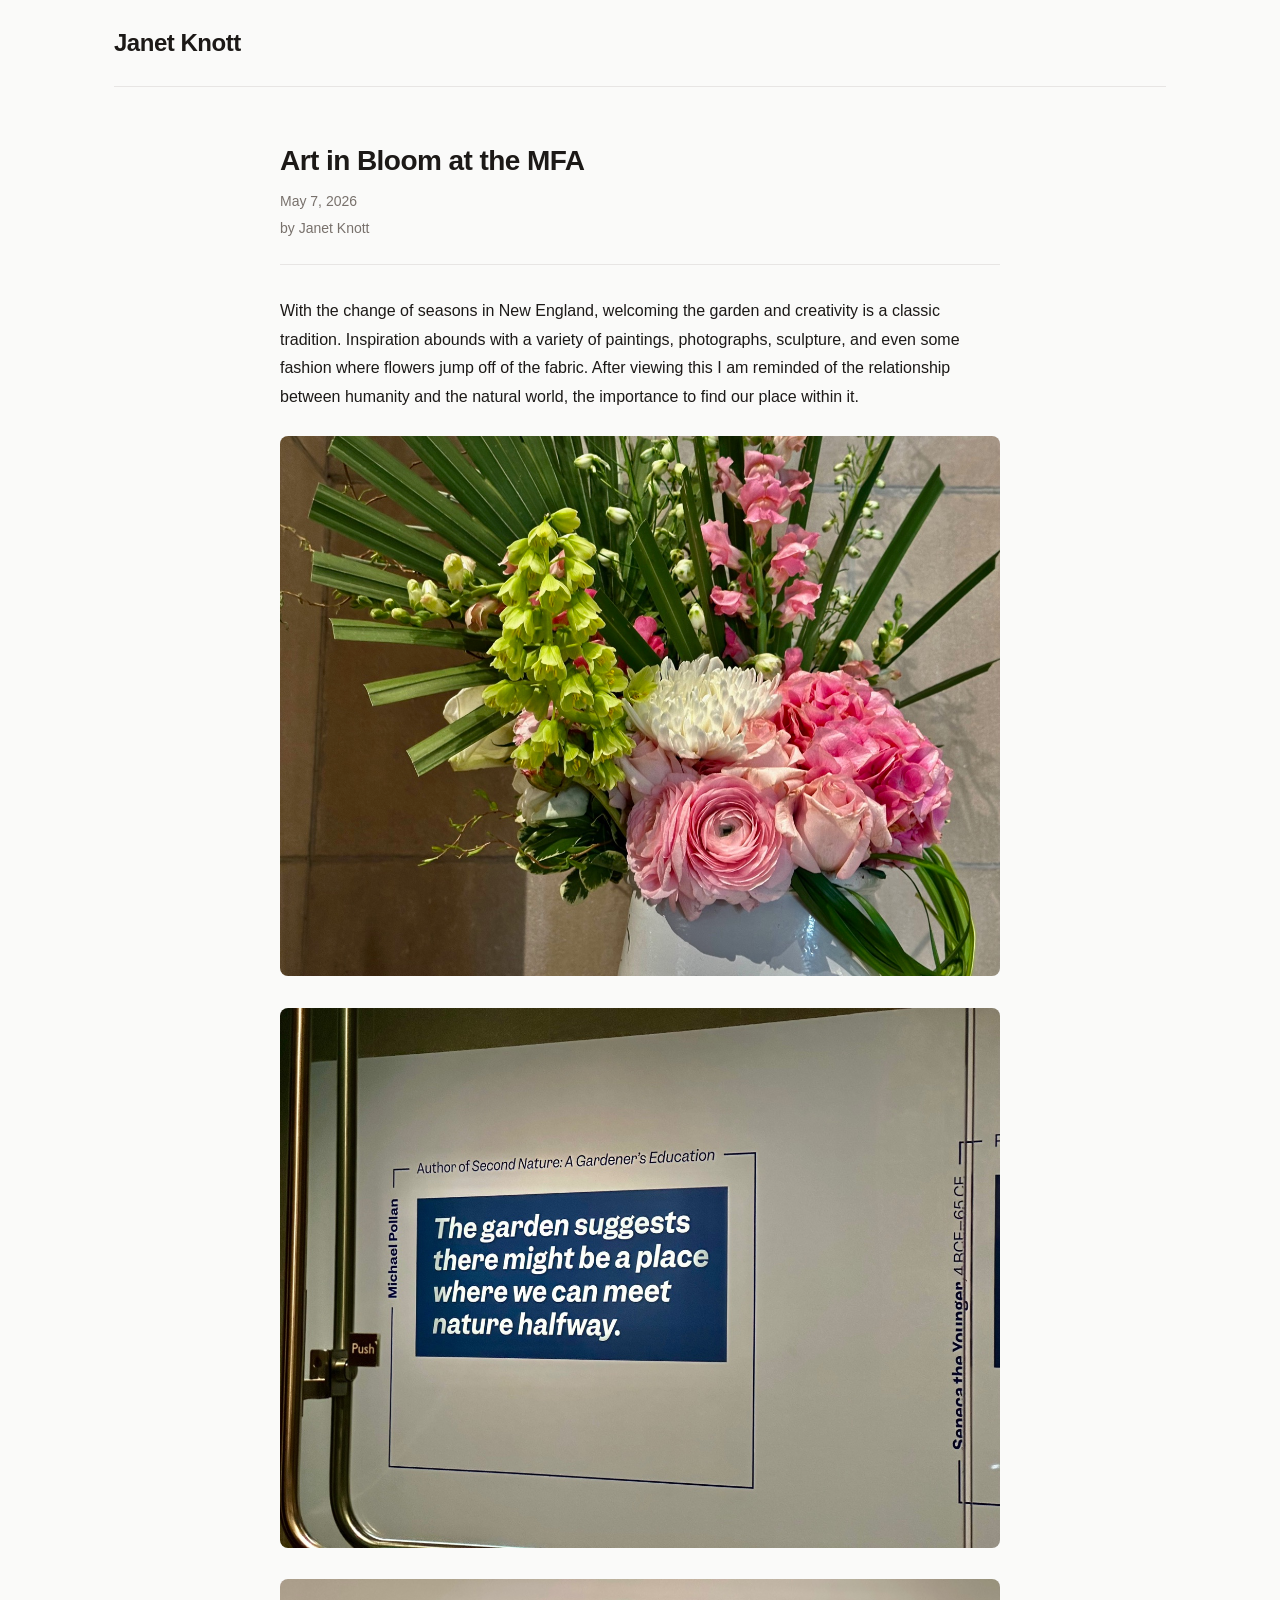
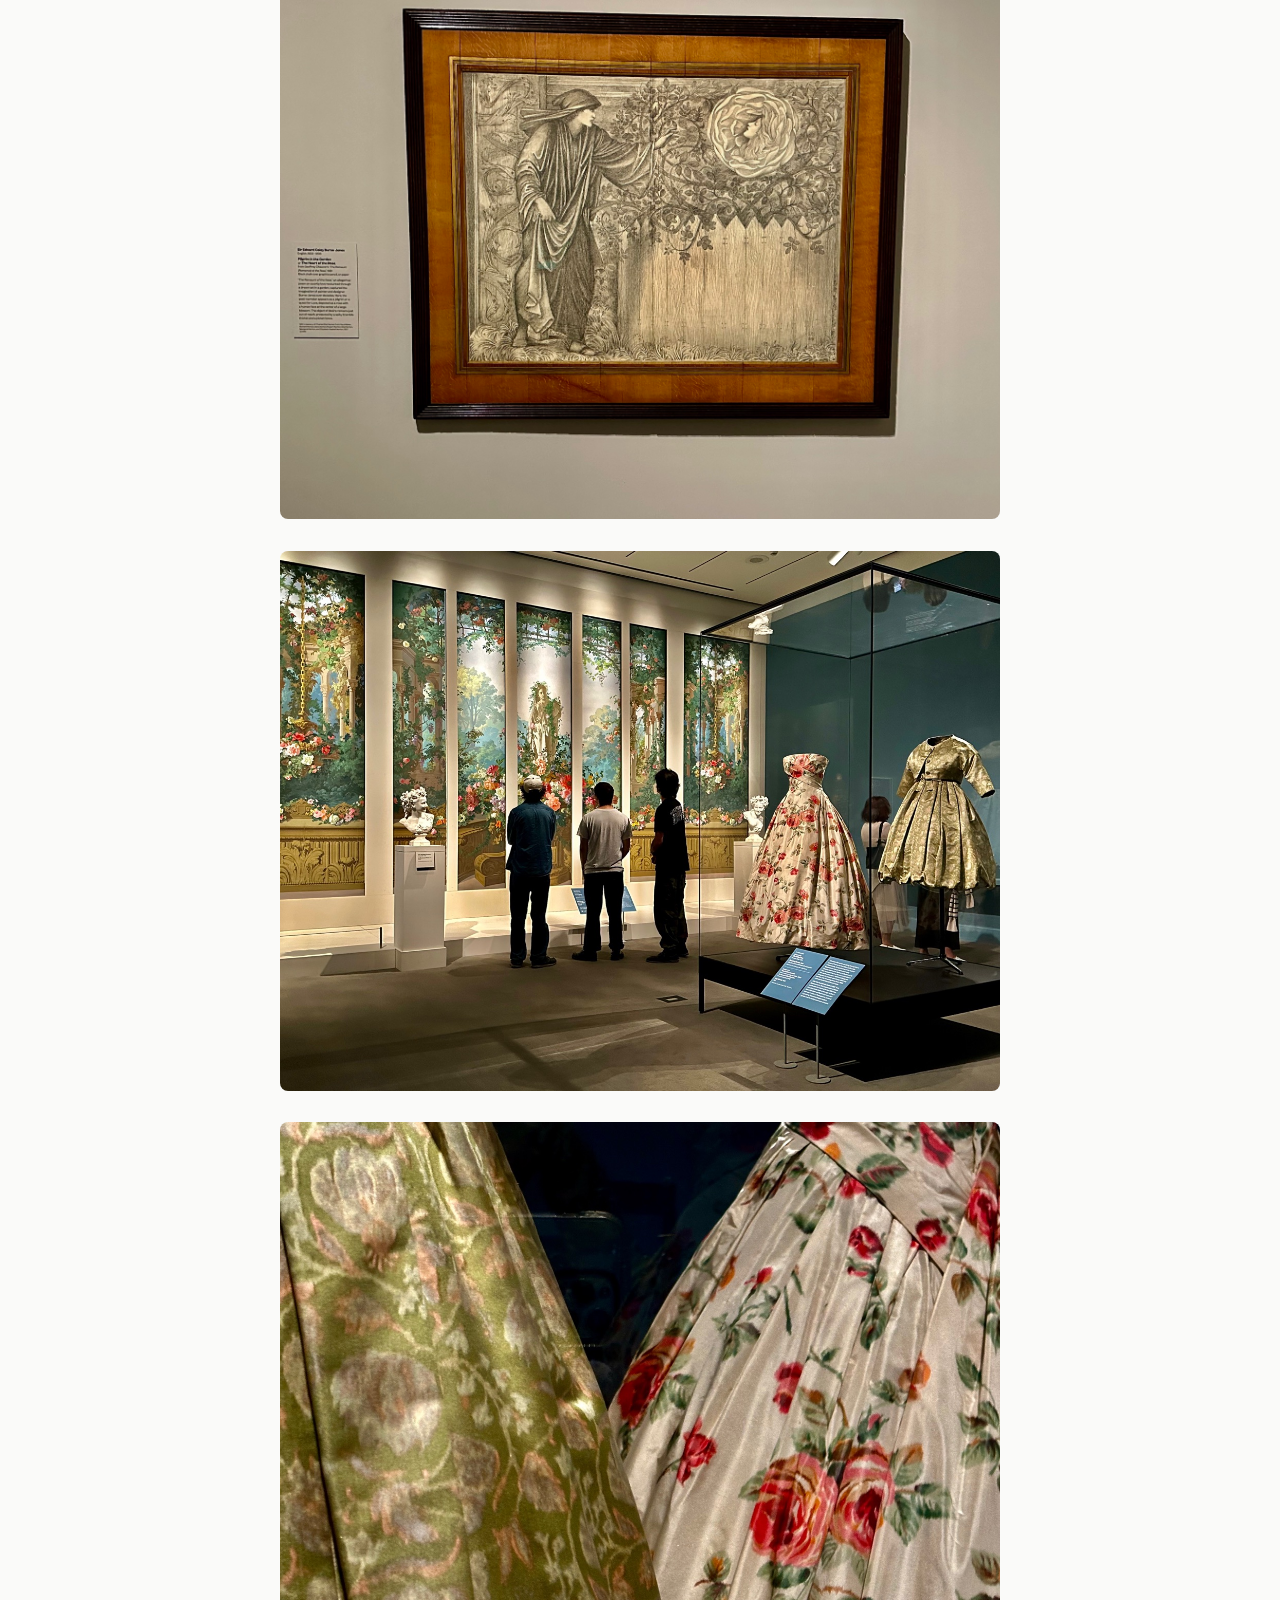
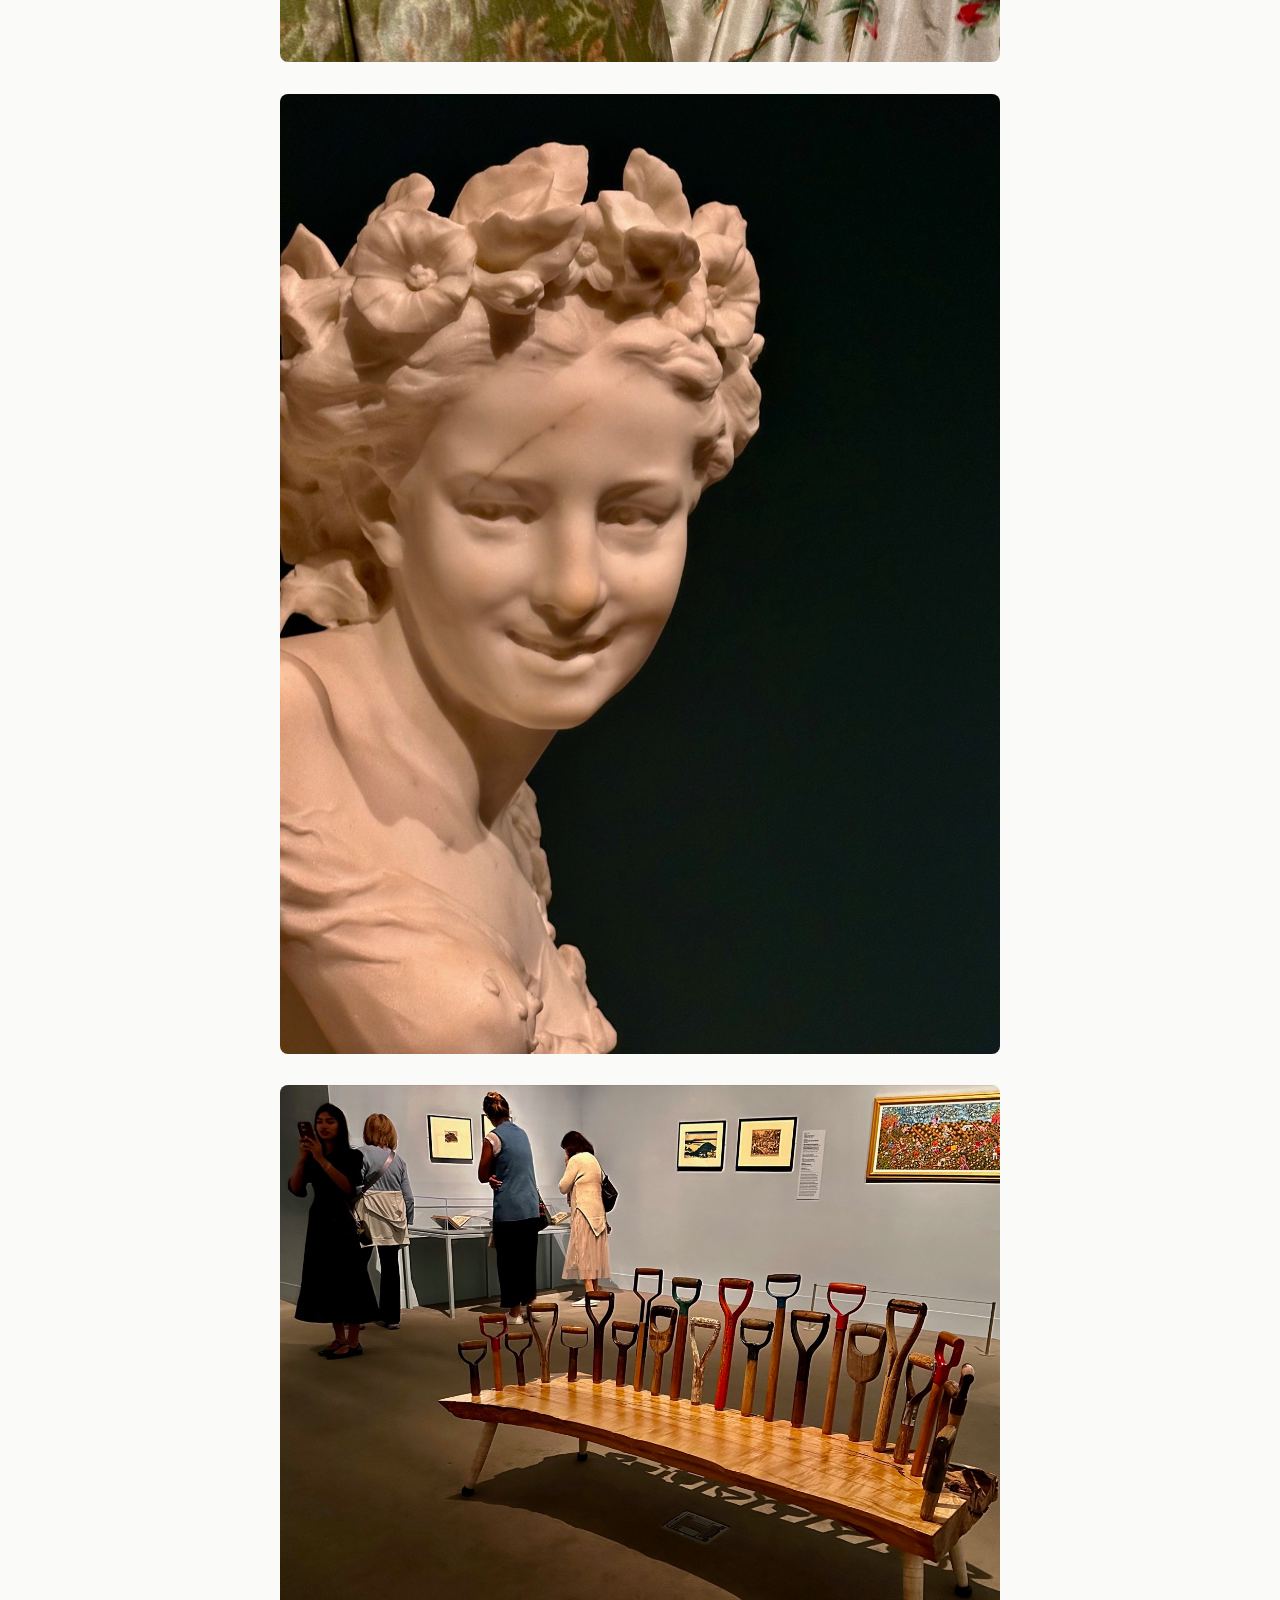
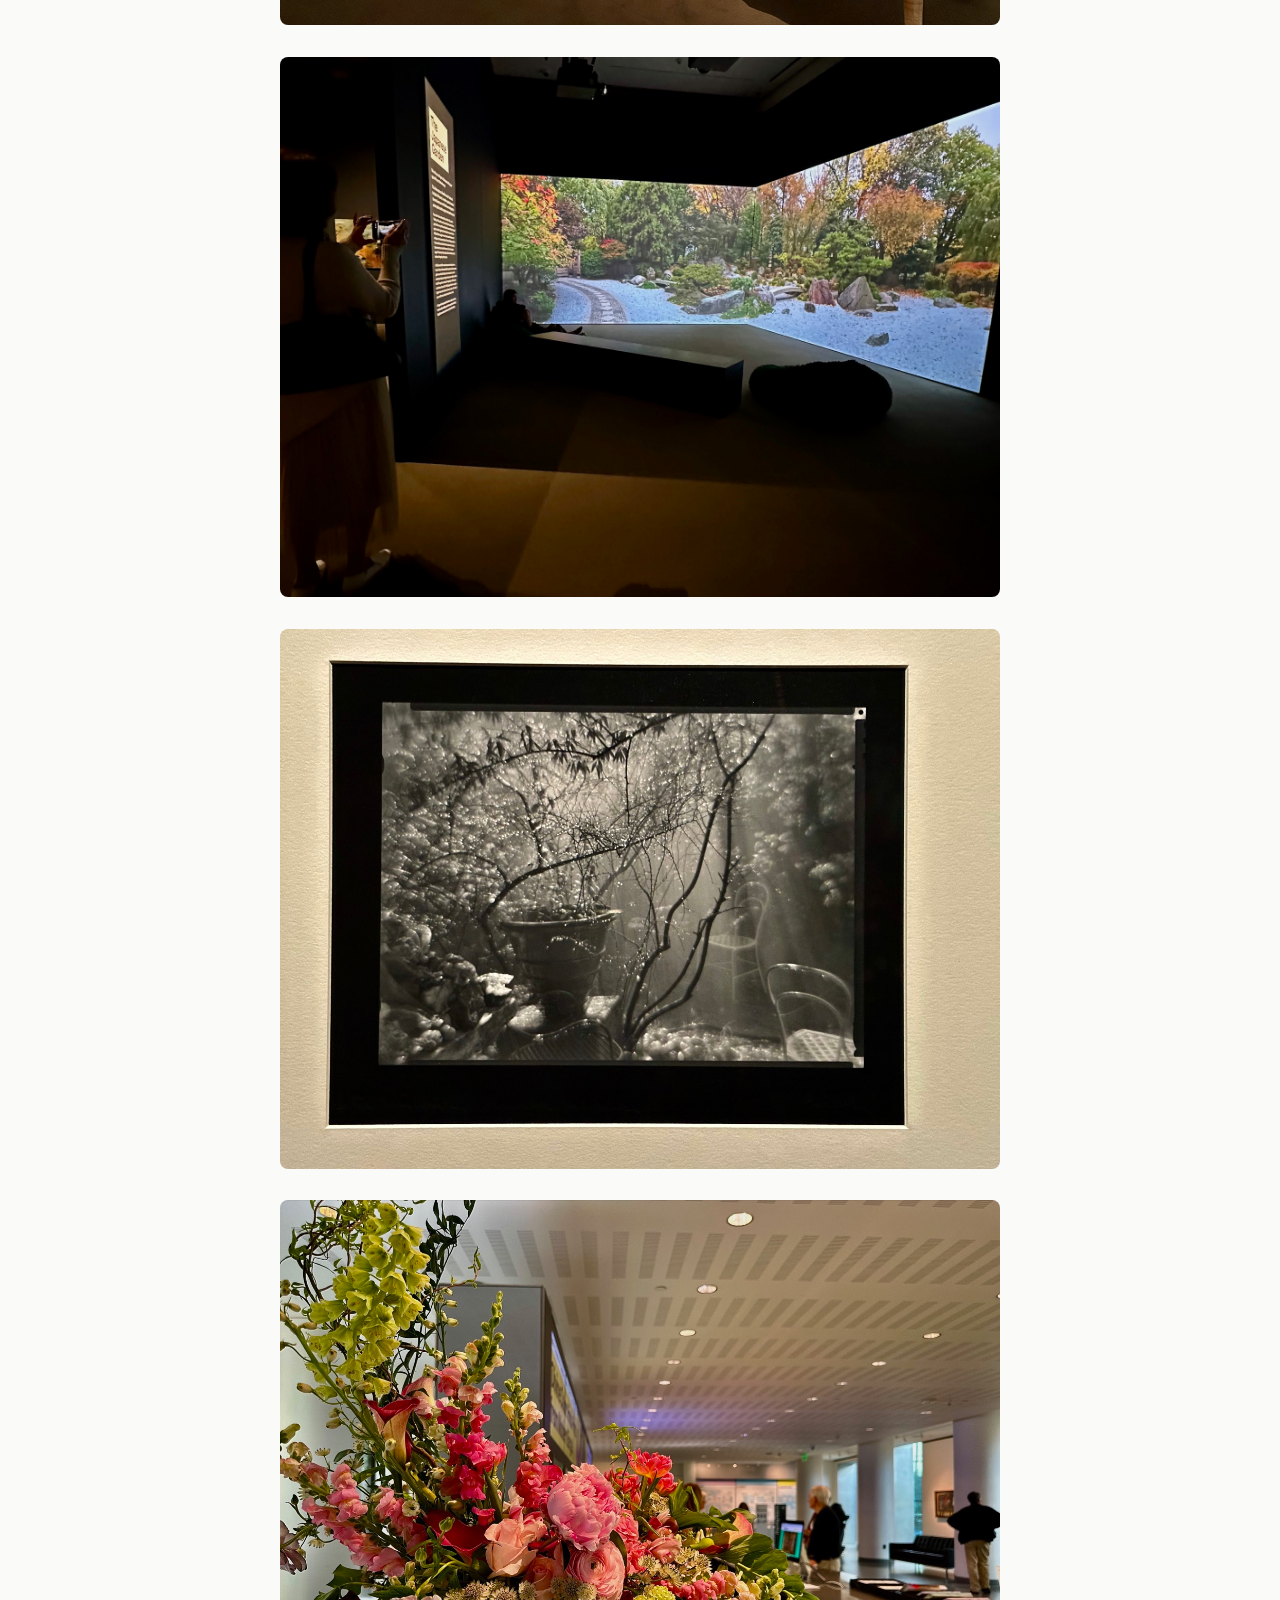
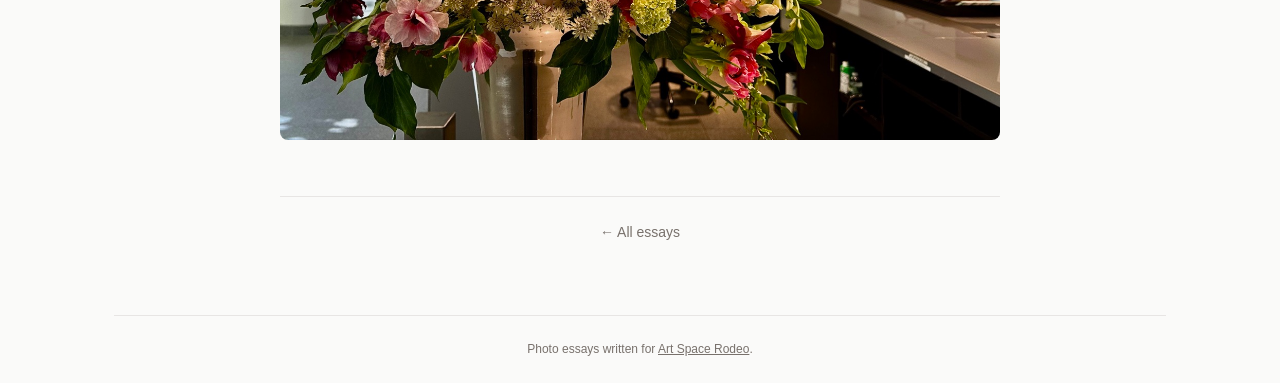
<file: essays/mfa-art-in-bloom/index.html>
<!DOCTYPE html>
<html lang="en">
<head>
  <meta charset="utf-8" />
  <link rel="icon" type="image/svg+xml" href="/favicon.svg" />
  <meta name="viewport" content="width=device-width, initial-scale=1" />
  <meta name="description" content="Flowers meet the collection at the Museum of Fine Arts: arrangements, gardens, and the long conversation between humanity and the natural world." />
  <title>Art in Bloom at the MFA | Janet Knott</title>
  <link rel="stylesheet" href="/style.css" />
  <!-- Metricool tracking -->
  <script>function loadScript(a){var b=document.getElementsByTagName("head")[0],c=document.createElement("script");c.type="text/javascript",c.src="https://tracker.metricool.com/resources/be.js",c.onreadystatechange=a,c.onload=a,b.appendChild(c)}loadScript(function(){beTracker.t({hash:"f56cd72f8e002854d3a9825211d9d621"})});</script>
</head>
<body>
  <div class="container">
    <header>
      <h1><a href="/">Janet Knott</a></h1>
    </header>
    <main>
      <article class="essay">
        <header class="essay-header">
          <h1>Art in Bloom at the MFA</h1>
          <time>May 7, 2026</time>
          <p class="essay-author">by Janet Knott</p>
        </header>
        <div class="essay-content">
      <p>With the change of seasons in New England, welcoming the garden and creativity is a classic tradition. Inspiration abounds with a variety of paintings, photographs, sculpture, and even some fashion where flowers jump off of the fabric. After viewing this I am reminded of the relationship between humanity and the natural world, the importance to find our place within it.</p>
      <figure>
<img src="/essays/mfa-art-in-bloom/01-art-in-bloom-arrangement.jpg" alt="A fresh floral arrangement staged among the galleries for Art in Bloom at the Museum of Fine Arts, Boston." />
</figure>

<figure>
<img src="/essays/mfa-art-in-bloom/02-michael-pollan-quote.jpg" alt="A wall text quoting author Michael Pollan during Art in Bloom at the MFA, Boston." />
</figure>

<figure>
<img src="/essays/mfa-art-in-bloom/03-burne-jones-pilgrim-in-the-garden.jpg" alt="A framed drawing of a robed figure reaching toward a rose in a garden, on view during Art in Bloom at the Museum of Fine Arts, Boston." />
</figure>

<figure>
<img src="/essays/mfa-art-in-bloom/04-floral-panels-and-gowns.jpg" alt="Painted floral panels behind a vitrine of period gowns at Art in Bloom, Museum of Fine Arts, Boston." />
</figure>

<figure>
<img src="/essays/mfa-art-in-bloom/05-floral-dress-detail.jpg" alt="Detail of a rose-print silk dress beside a green damask weave at the MFA's Art in Bloom." />
</figure>

<figure>
<img src="/essays/mfa-art-in-bloom/06-flower-crowned-bust.jpg" alt="A marble bust of a woman crowned with carved flowers at Art in Bloom, Museum of Fine Arts, Boston." />
</figure>

<figure>
<img src="/essays/mfa-art-in-bloom/07-spade-handle-bench.jpg" alt="A bench built from antique spade and shovel handles in a gallery at the MFA, Boston." />
</figure>

<figure>
<img src="/essays/mfa-art-in-bloom/08-japanese-garden-projection.jpg" alt="Visitors seated before a wall-sized projection of a Japanese garden during Art in Bloom at the Museum of Fine Arts, Boston." />
</figure>

<figure>
<img src="/essays/mfa-art-in-bloom/09-garden-photograph.jpg" alt="A vintage black-and-white photograph of a potted plant in a dewy garden, on view at the MFA, Boston." />
</figure>

<figure>
<img src="/essays/mfa-art-in-bloom/10-lobby-arrangement.jpg" alt="A tall floral arrangement in the lobby of the Museum of Fine Arts, Boston, during Art in Bloom." />
</figure>
        </div>
        <footer class="essay-footer">
          <a href="/#essays">&larr; All essays</a>
        </footer>
      </article>
    </main>
    <footer>
      <p>Photo essays written for <a href="https://artspacerodeo.com" target="_blank" rel="noopener noreferrer">Art Space Rodeo</a>.</p>
    </footer>
  </div>
</body>
</html>
</file>
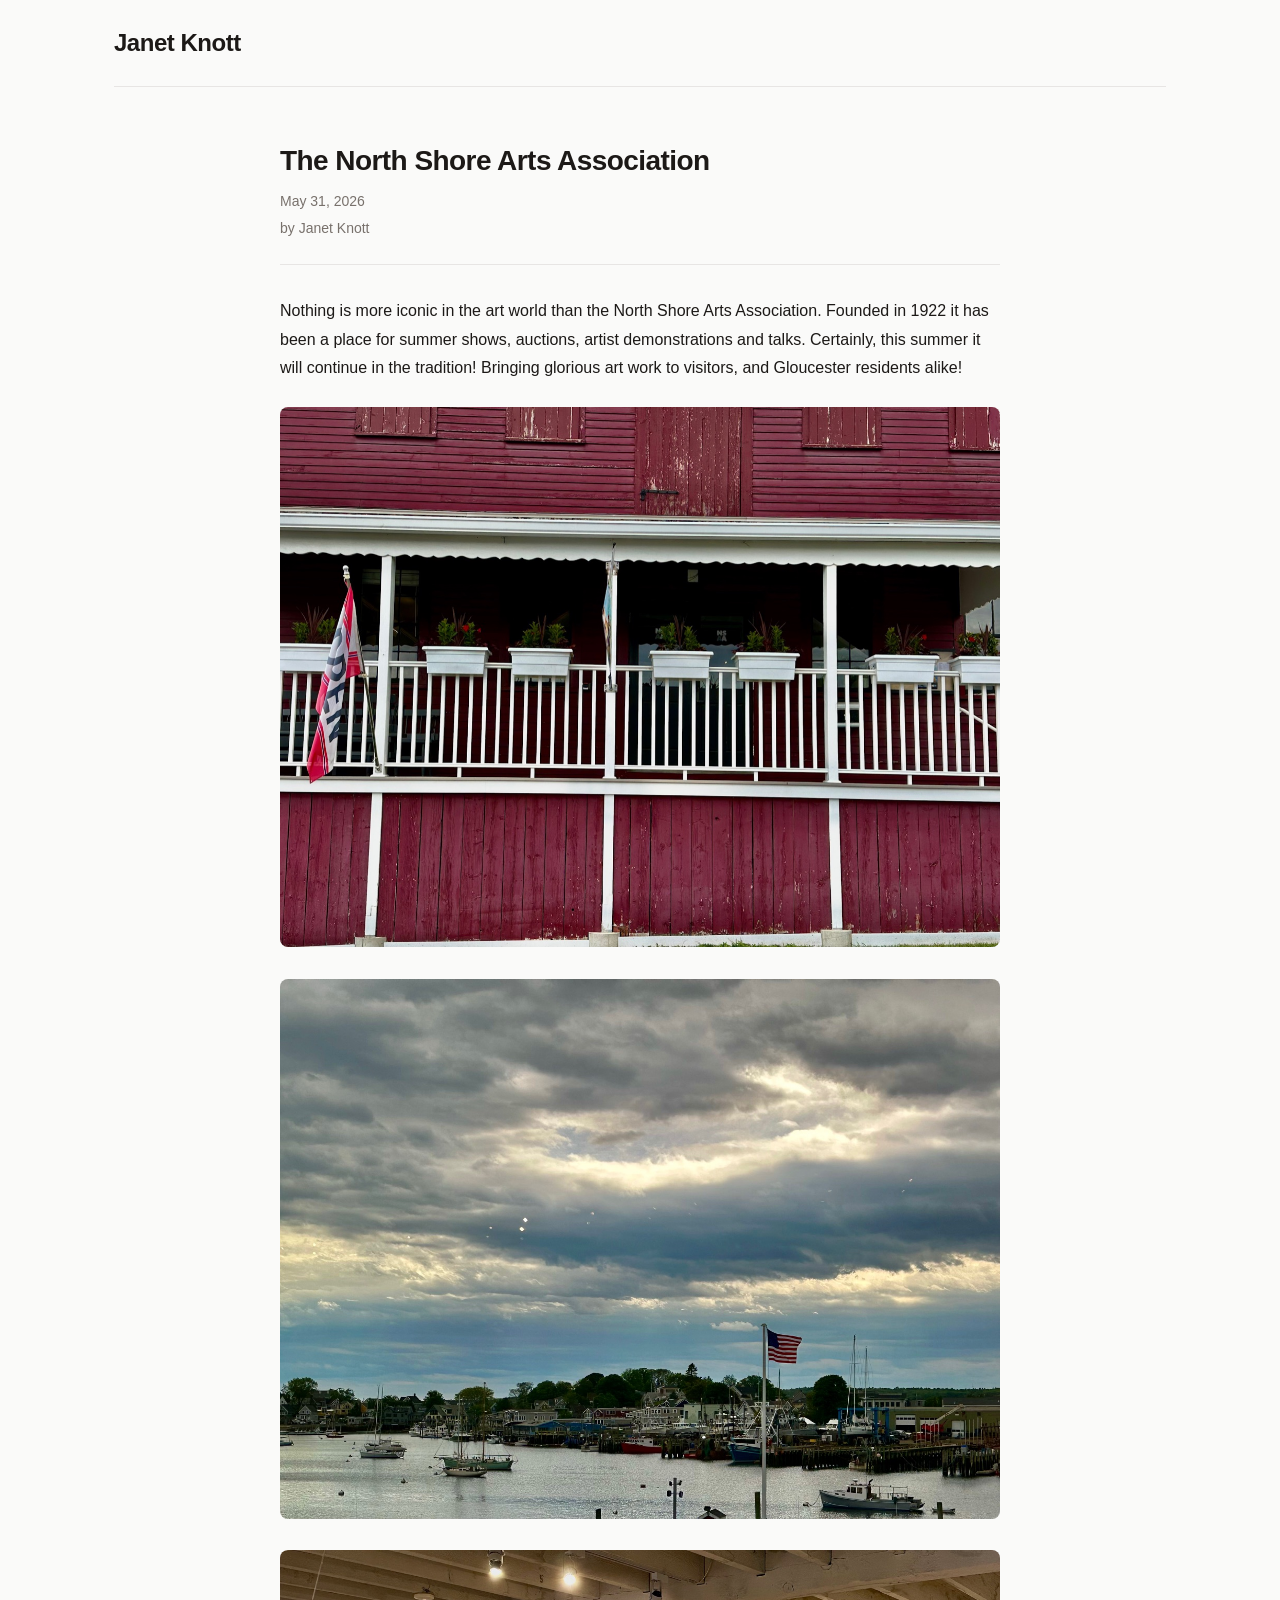
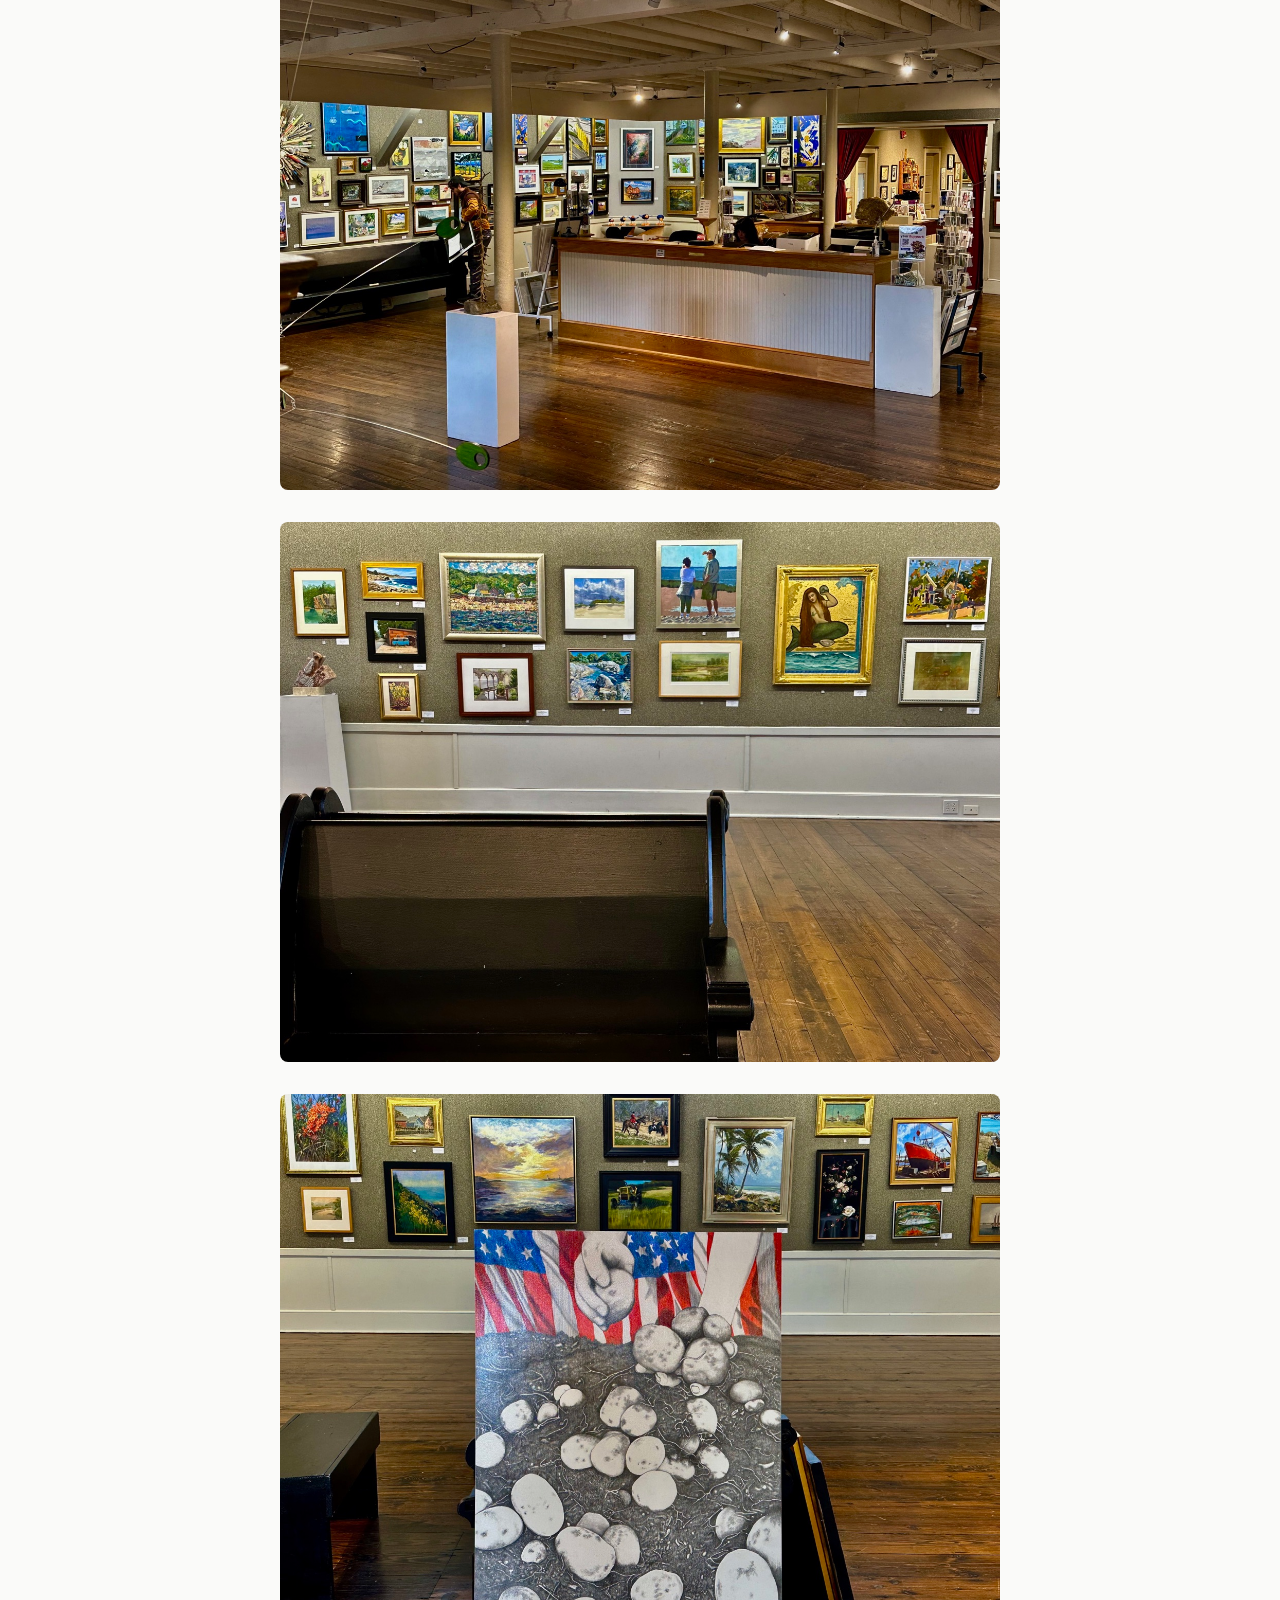
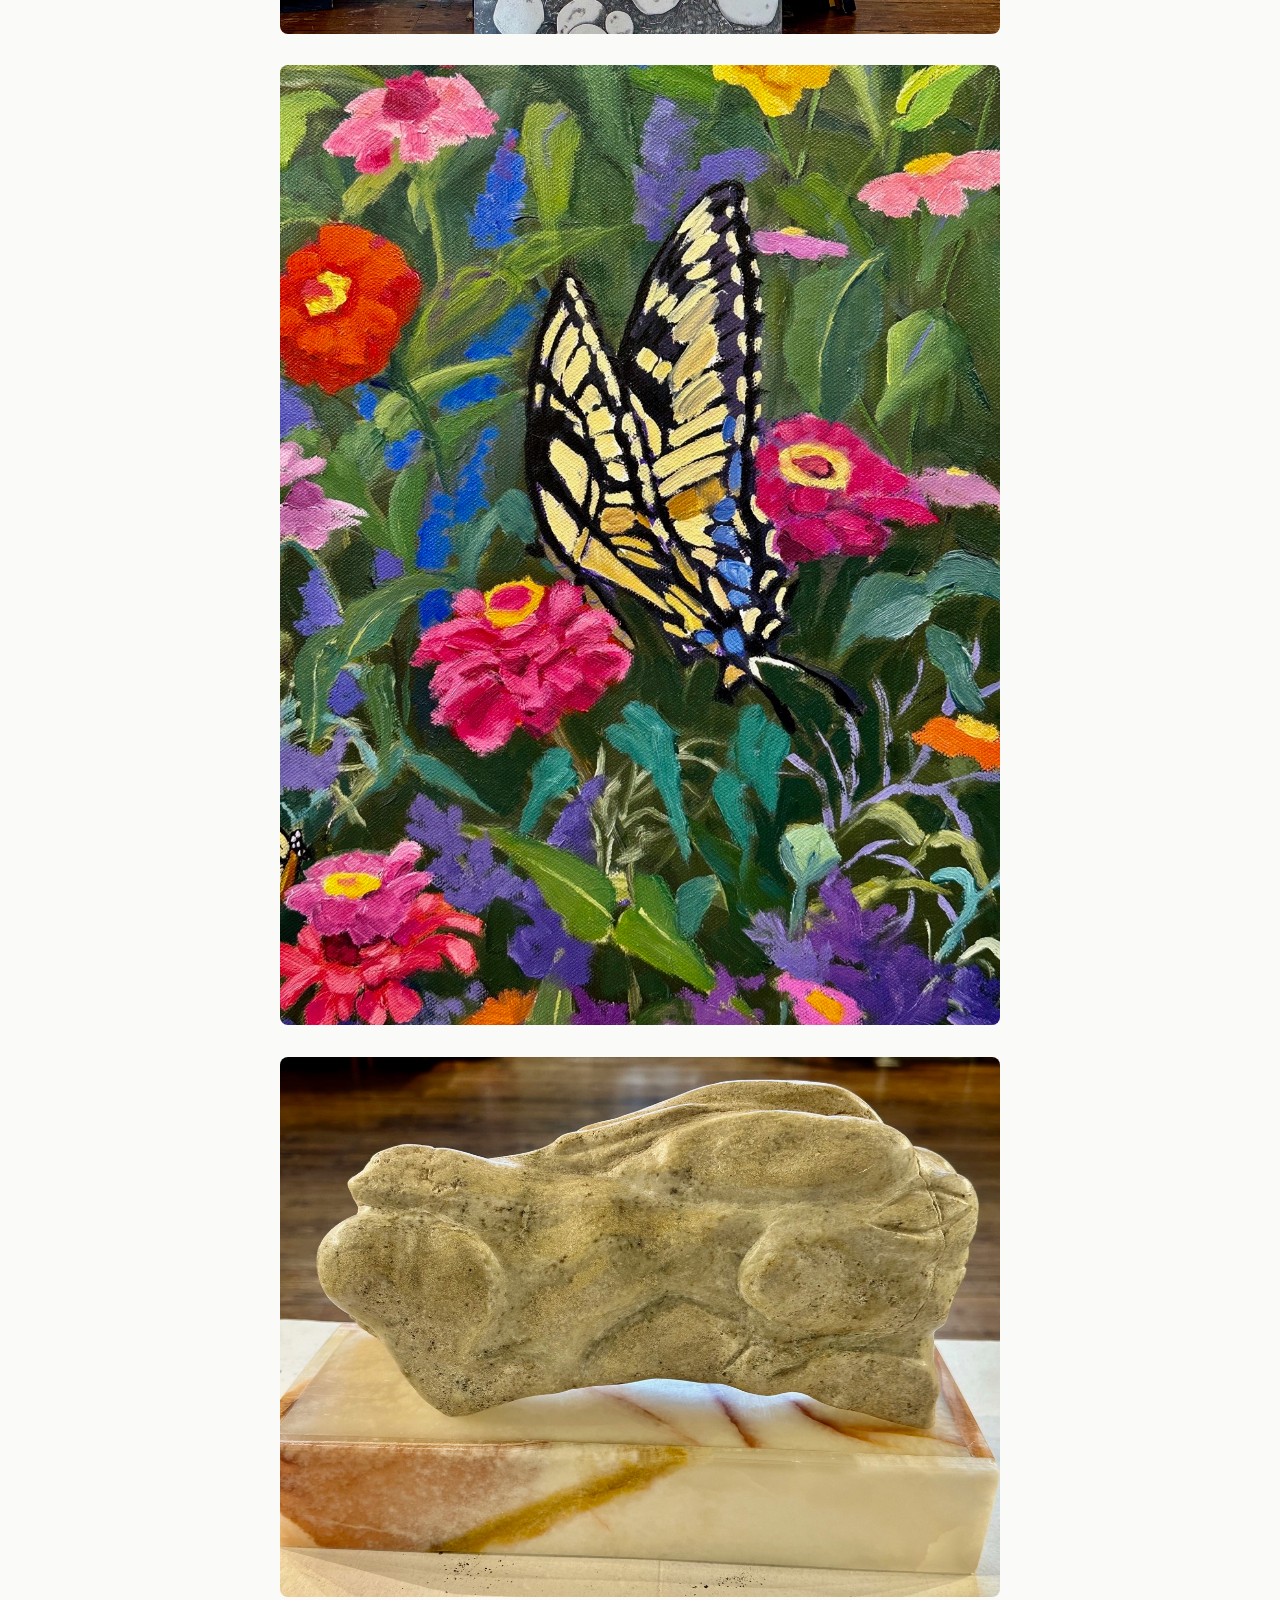
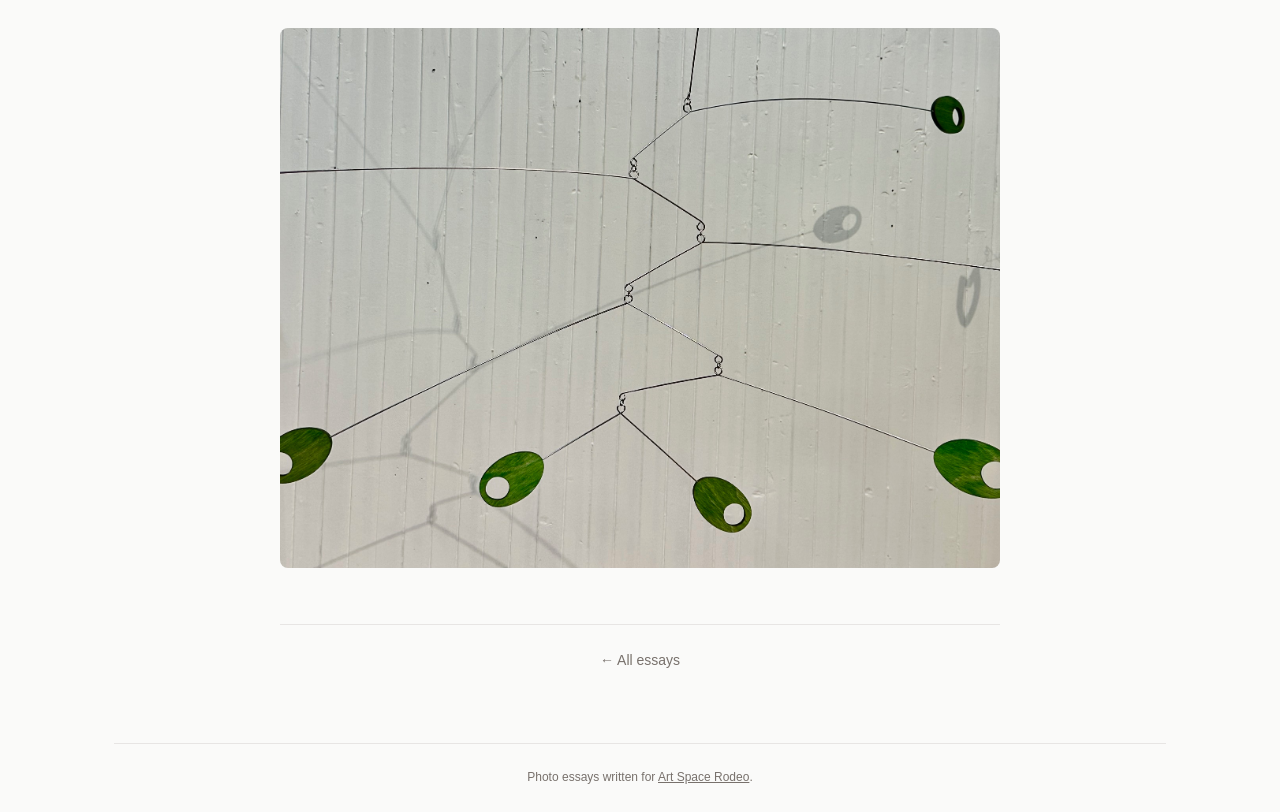
<file: essays/north-shore-arts-association/index.html>
<!DOCTYPE html>
<html lang="en">
<head>
  <meta charset="utf-8" />
  <link rel="icon" type="image/svg+xml" href="/favicon.svg" />
  <meta name="viewport" content="width=device-width, initial-scale=1" />
  <meta name="description" content="A Gloucester institution since 1922, the North Shore Arts Association opens another summer of shows, auctions, and demonstrations." />
  <title>The North Shore Arts Association | Janet Knott</title>
  <link rel="stylesheet" href="/style.css" />
  <!-- Metricool tracking -->
  <script>function loadScript(a){var b=document.getElementsByTagName("head")[0],c=document.createElement("script");c.type="text/javascript",c.src="https://tracker.metricool.com/resources/be.js",c.onreadystatechange=a,c.onload=a,b.appendChild(c)}loadScript(function(){beTracker.t({hash:"f56cd72f8e002854d3a9825211d9d621"})});</script>
</head>
<body>
  <div class="container">
    <header>
      <h1><a href="/">Janet Knott</a></h1>
    </header>
    <main>
      <article class="essay">
        <header class="essay-header">
          <h1>The North Shore Arts Association</h1>
          <time>May 31, 2026</time>
          <p class="essay-author">by Janet Knott</p>
        </header>
        <div class="essay-content">
      <p>Nothing is more iconic in the art world than the North Shore Arts Association. Founded in 1922 it has been a place for summer shows, auctions, artist demonstrations and talks. Certainly, this summer it will continue in the tradition! Bringing glorious art work to visitors, and Gloucester residents alike!</p>
      <figure>
<img src="/essays/north-shore-arts-association/01-nsaa-building.jpg" alt="The deep-red North Shore Arts Association building with its white porch and flower boxes in Gloucester, Massachusetts." />
</figure>

<figure>
<img src="/essays/north-shore-arts-association/02-gloucester-harbor.jpg" alt="Gloucester's working waterfront and moored boats under a dramatic cloudy sky, near the North Shore Arts Association." />
</figure>

<figure>
<img src="/essays/north-shore-arts-association/03-gallery-interior.jpg" alt="The beamed main gallery of the North Shore Arts Association in Gloucester, with salon-hung walls and a reception desk." />
</figure>

<figure>
<img src="/essays/north-shore-arts-association/04-salon-wall.jpg" alt="A wall of framed members' paintings above the benches at the North Shore Arts Association, Gloucester." />
</figure>

<figure>
<img src="/essays/north-shore-arts-association/05-flag-potato-painting.jpg" alt="A large mixed-media canvas of hands and an American flag above a field of stones at the North Shore Arts Association." />
</figure>

<figure>
<img src="/essays/north-shore-arts-association/06-butterfly-painting.jpg" alt="An oil painting of a butterfly among bright zinnias at the North Shore Arts Association, Gloucester." />
</figure>

<figure>
<img src="/essays/north-shore-arts-association/07-stone-sculpture.jpg" alt="A carved abstract white stone sculpture on a marble base at the North Shore Arts Association." />
</figure>

<figure>
<img src="/essays/north-shore-arts-association/08-green-mobile.jpg" alt="A green-and-white hanging mobile casting its shadow on the clapboard wall of the North Shore Arts Association, Gloucester." />
</figure>
        </div>
        <footer class="essay-footer">
          <a href="/#essays">&larr; All essays</a>
        </footer>
      </article>
    </main>
    <footer>
      <p>Photo essays written for <a href="https://artspacerodeo.com" target="_blank" rel="noopener noreferrer">Art Space Rodeo</a>.</p>
    </footer>
  </div>
</body>
</html>
</file>
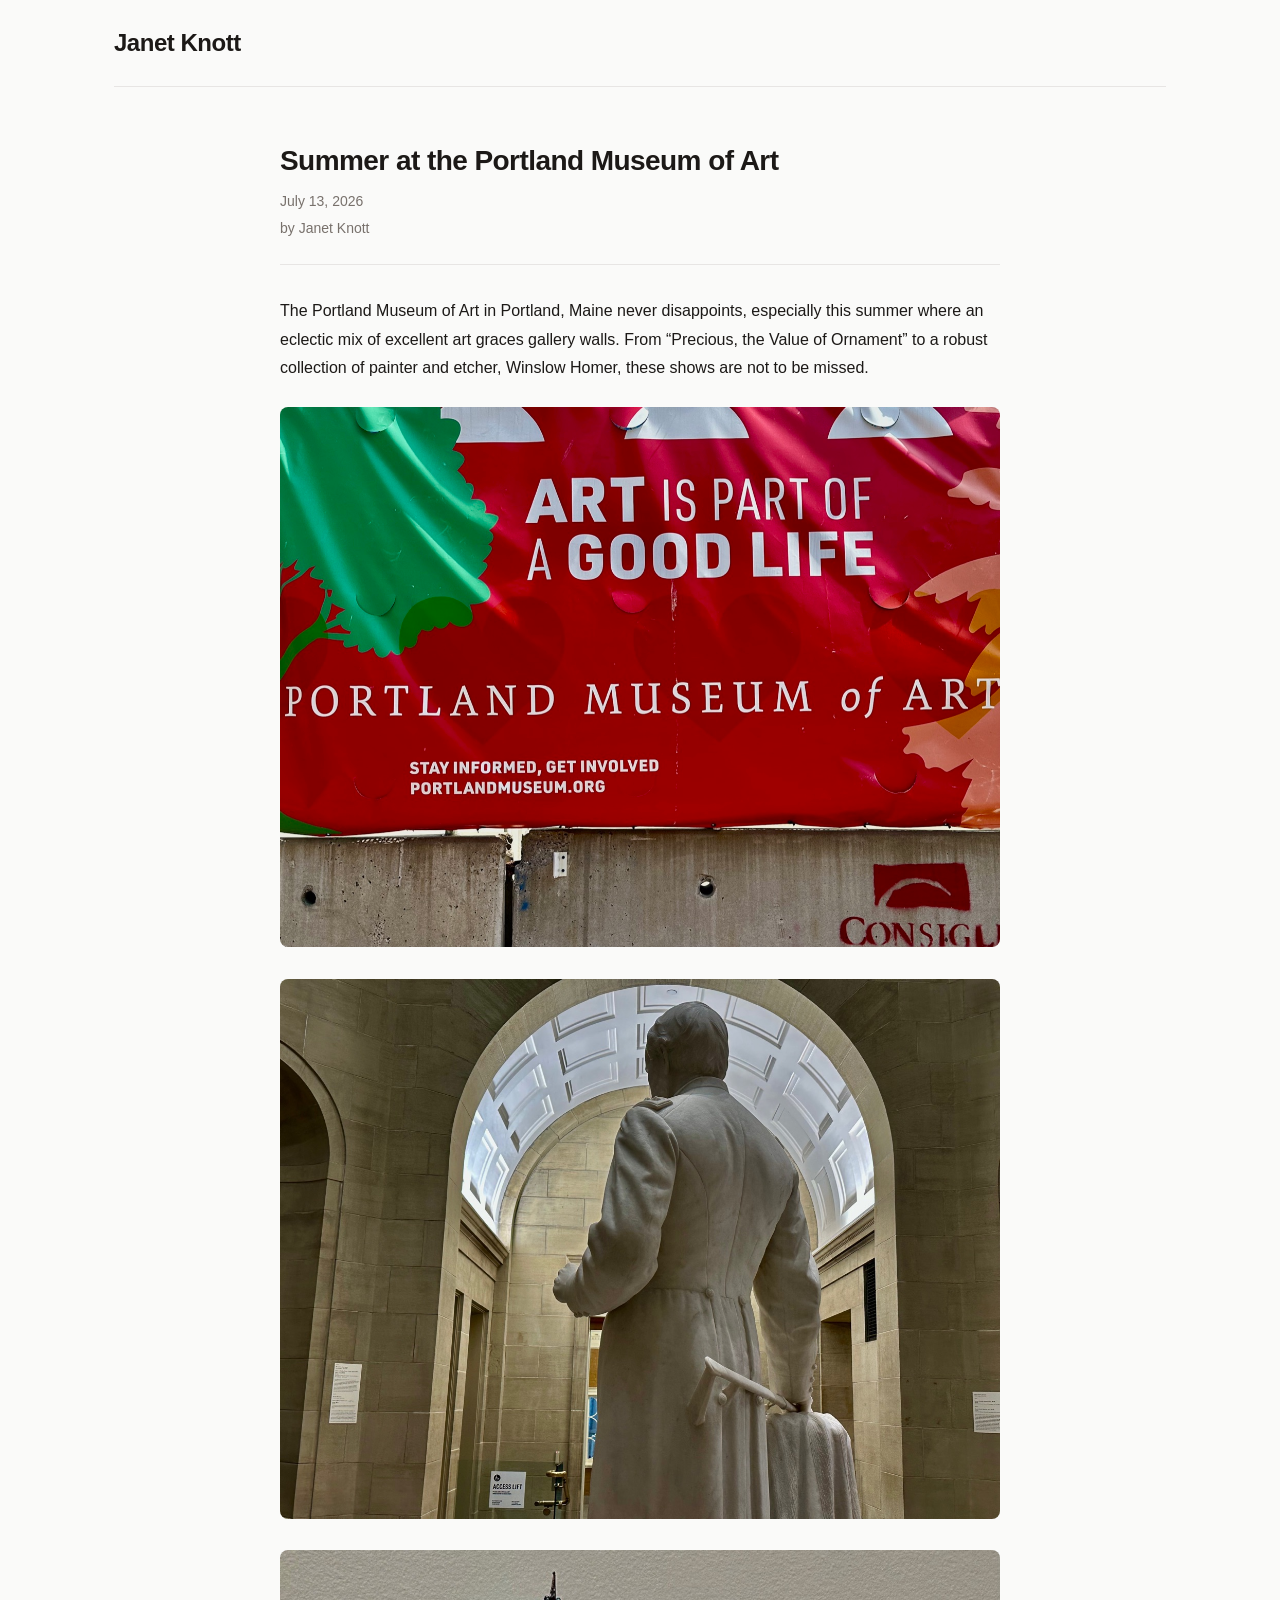
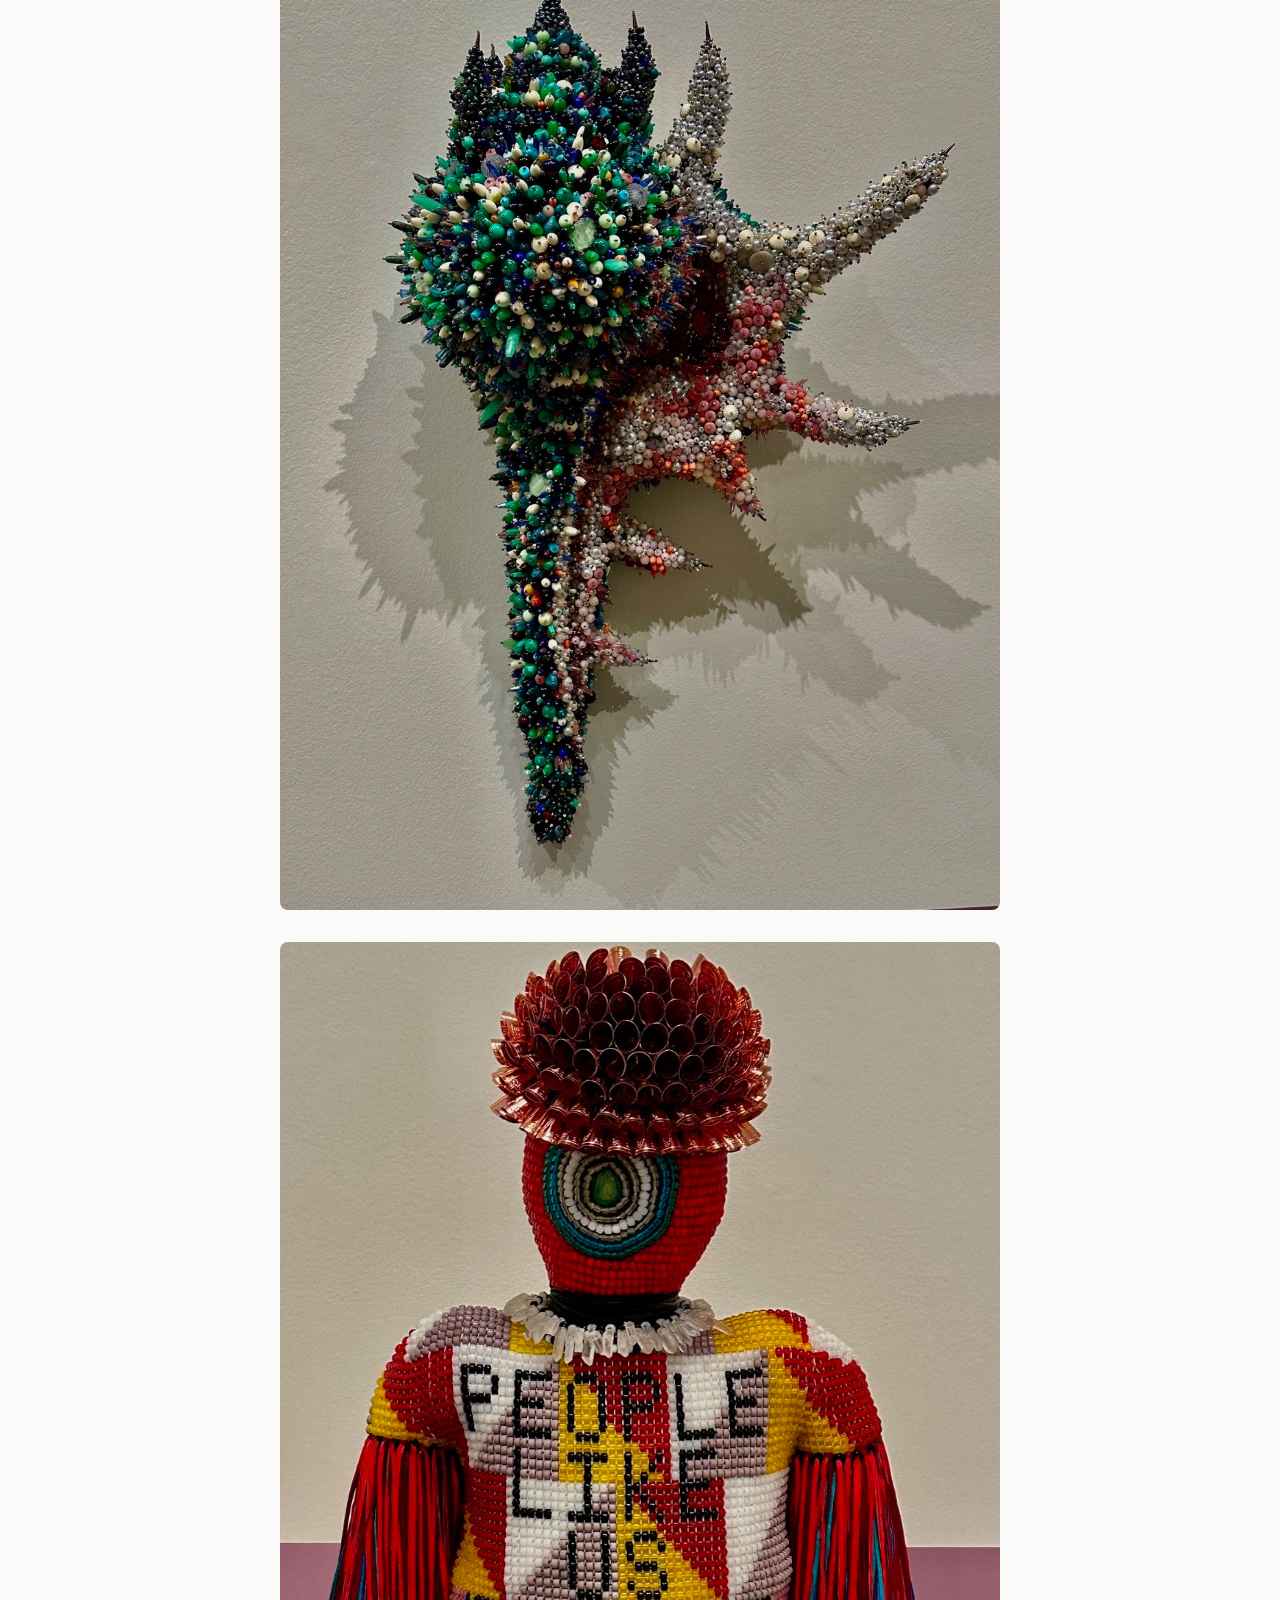
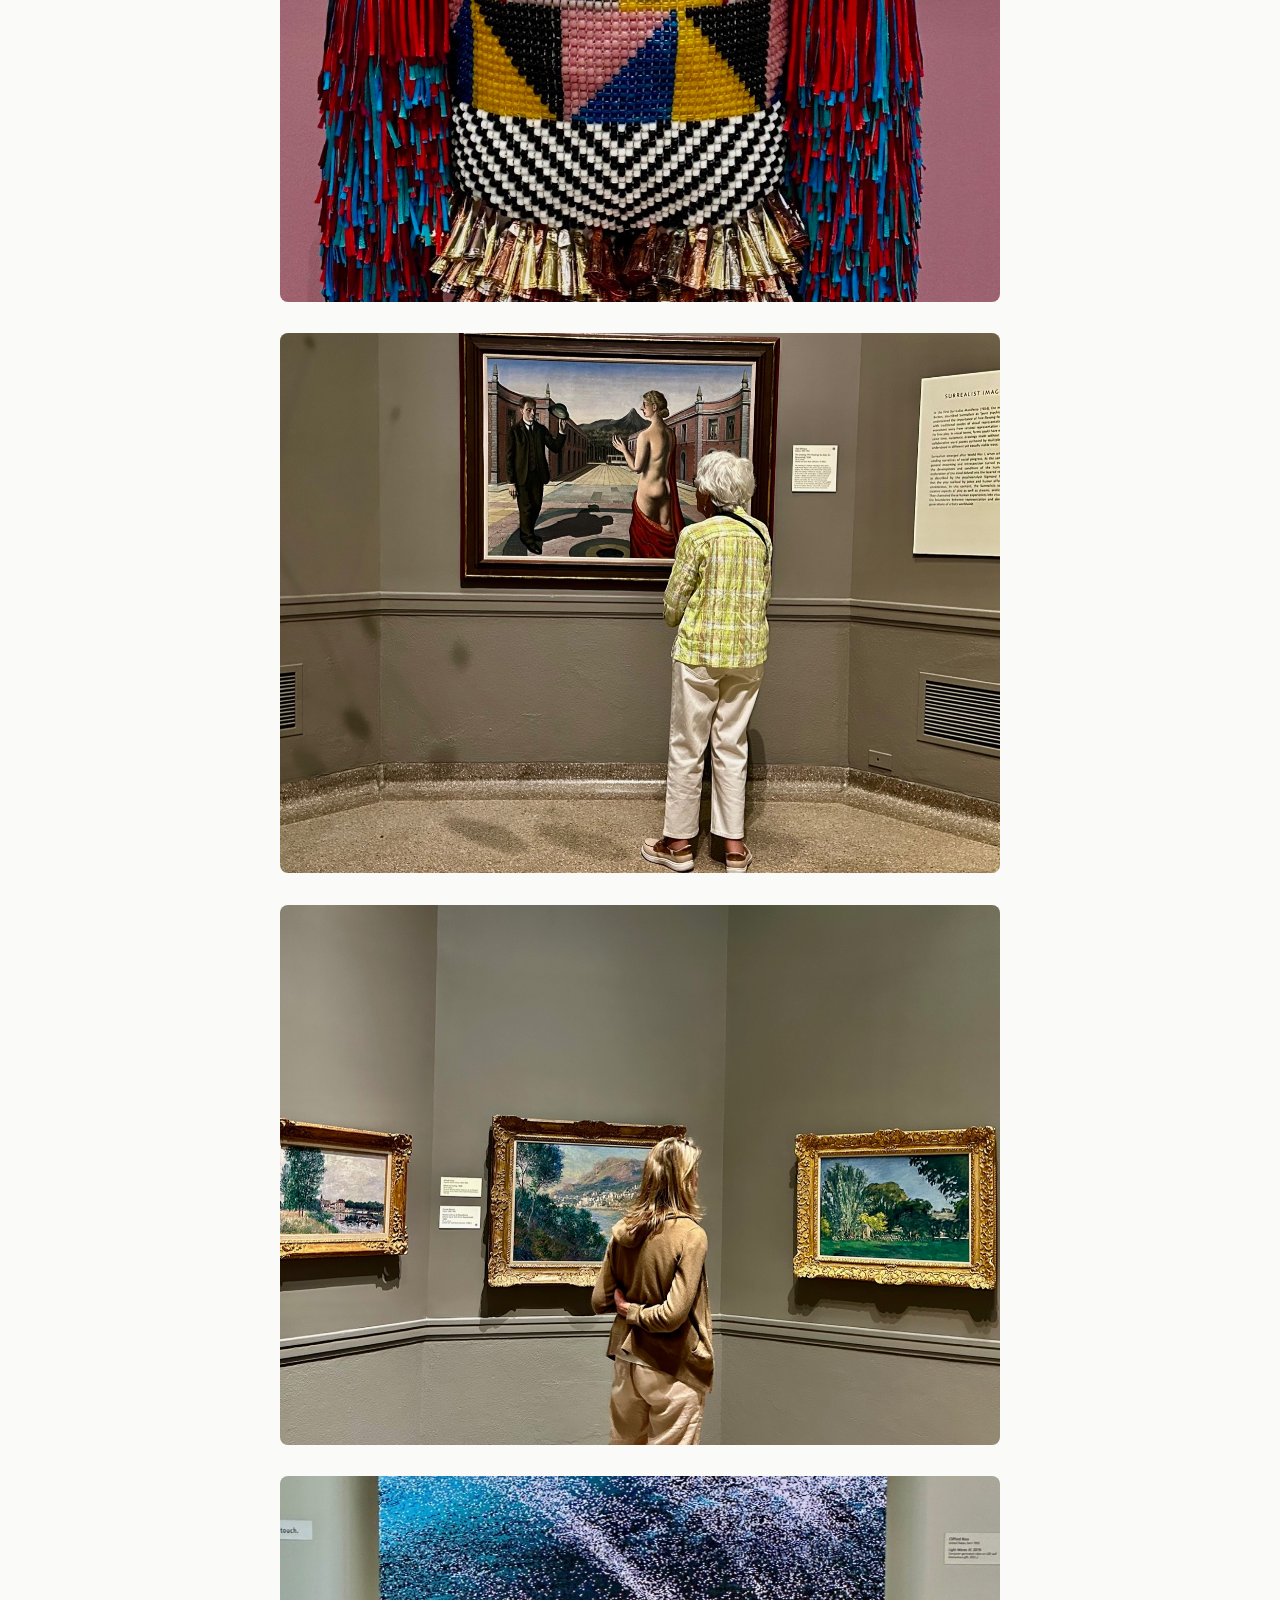
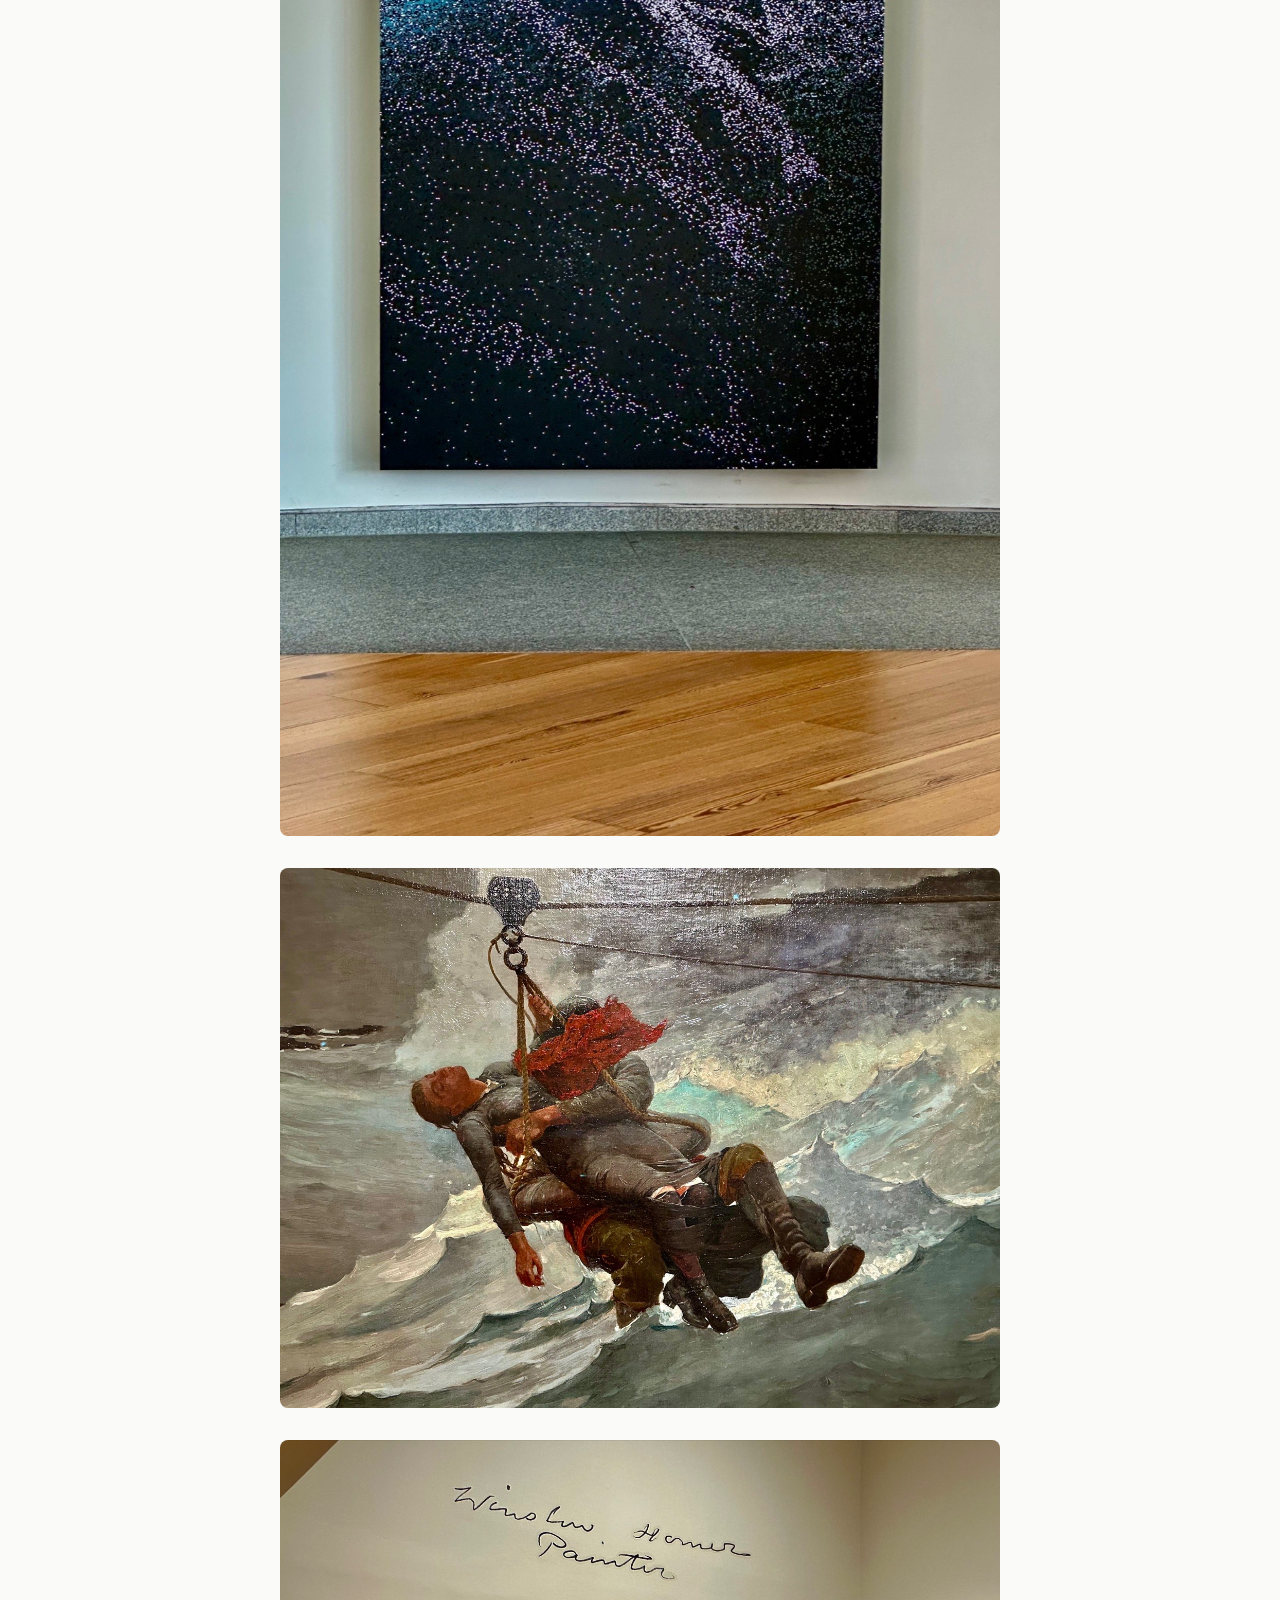
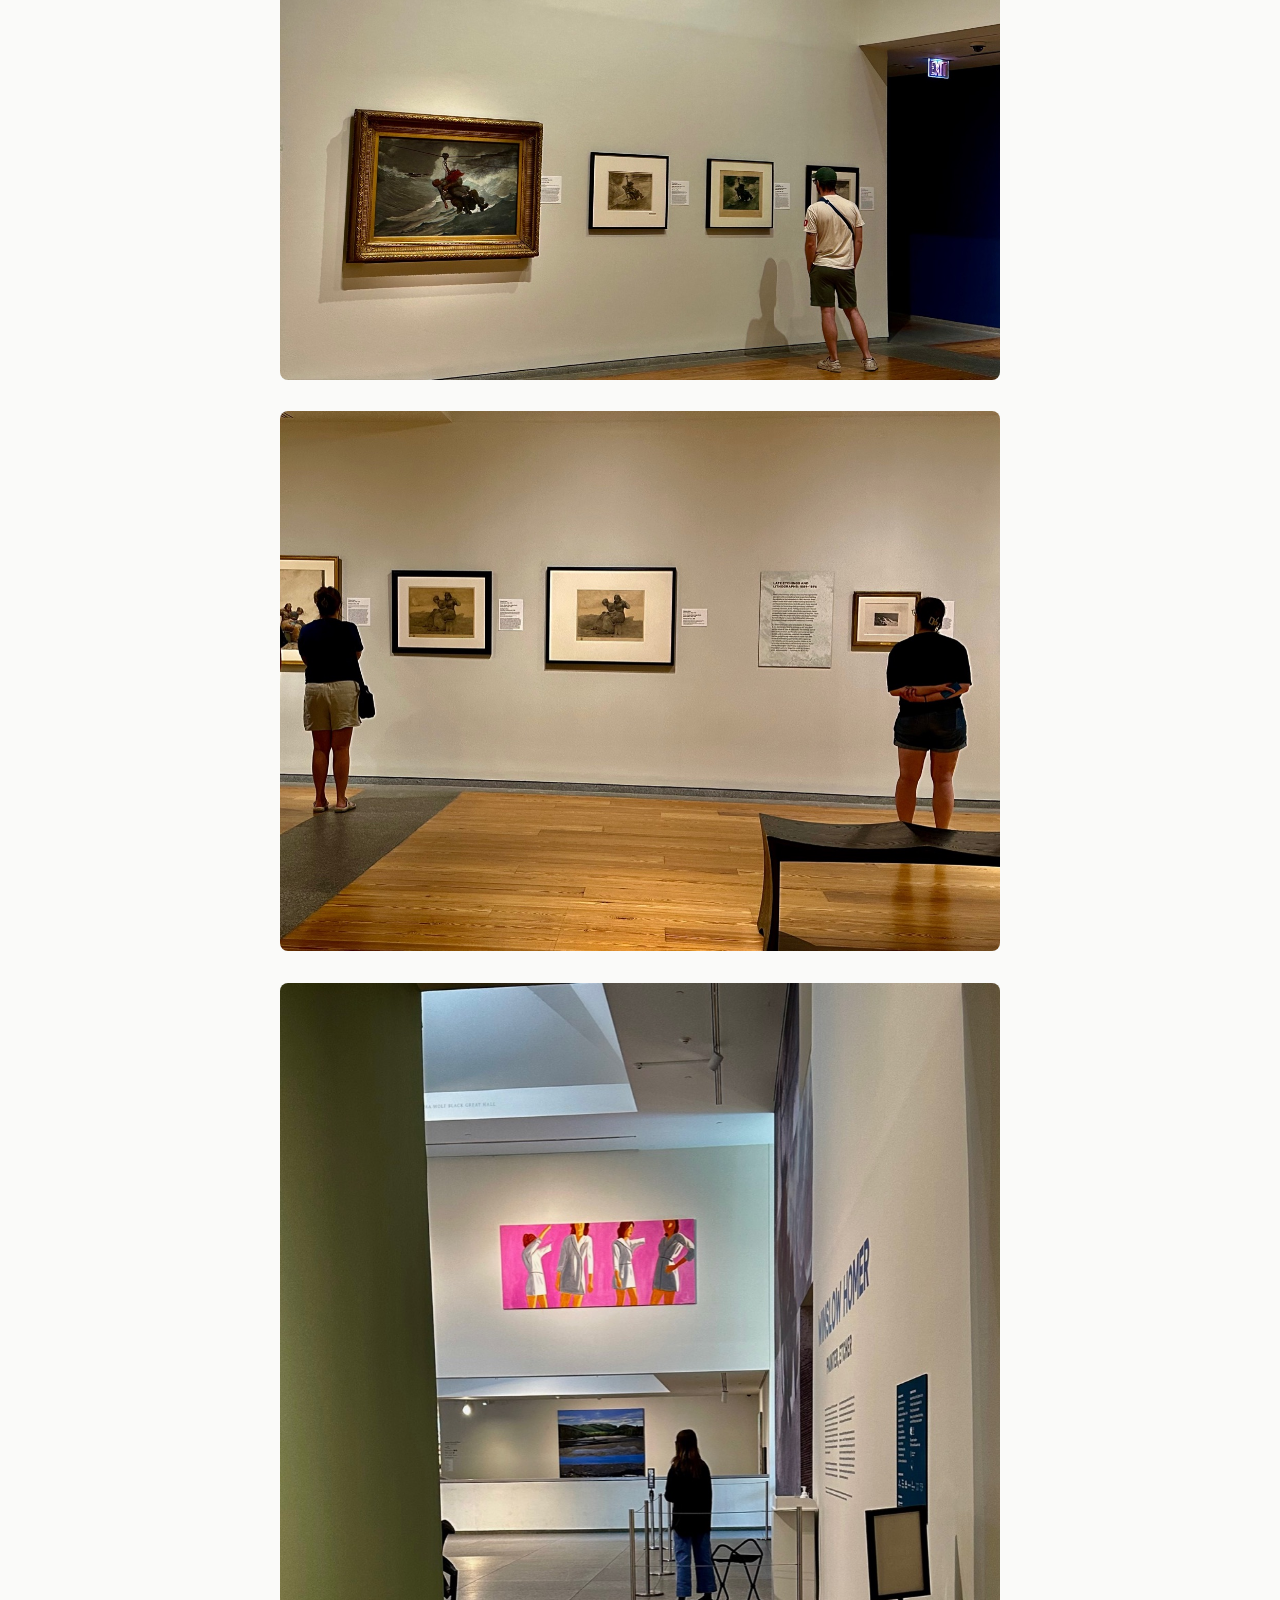
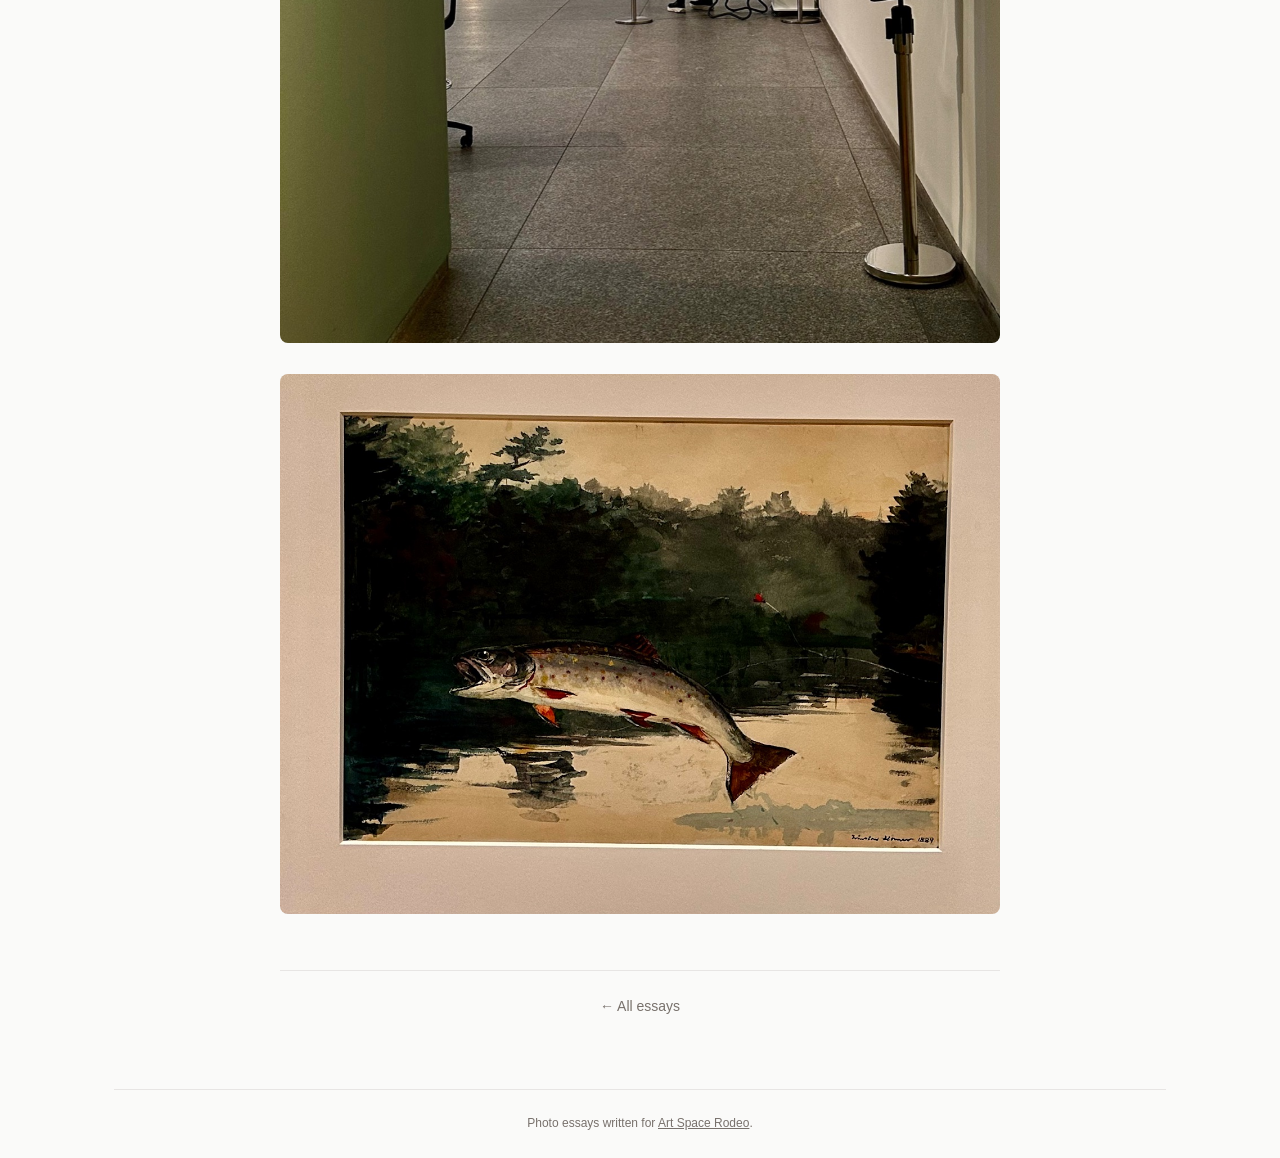
<file: essays/portland-museum-of-art/index.html>
<!DOCTYPE html>
<html lang="en">
<head>
  <meta charset="utf-8" />
  <link rel="icon" type="image/svg+xml" href="/favicon.svg" />
  <meta name="viewport" content="width=device-width, initial-scale=1" />
  <meta name="description" content="An eclectic summer at the Portland Museum of Art in Portland, Maine: Precious, the Value of Ornament and Winslow Homer, Painter/Etcher." />
  <title>Summer at the Portland Museum of Art | Janet Knott</title>
  <link rel="stylesheet" href="/style.css" />
  <!-- Metricool tracking -->
  <script>function loadScript(a){var b=document.getElementsByTagName("head")[0],c=document.createElement("script");c.type="text/javascript",c.src="https://tracker.metricool.com/resources/be.js",c.onreadystatechange=a,c.onload=a,b.appendChild(c)}loadScript(function(){beTracker.t({hash:"f56cd72f8e002854d3a9825211d9d621"})});</script>
</head>
<body>
  <div class="container">
    <header>
      <h1><a href="/">Janet Knott</a></h1>
    </header>
    <main>
      <article class="essay">
        <header class="essay-header">
          <h1>Summer at the Portland Museum of Art</h1>
          <time>July 13, 2026</time>
          <p class="essay-author">by Janet Knott</p>
        </header>
        <div class="essay-content">
      <p>The Portland Museum of Art in Portland, Maine never disappoints, especially this summer where an eclectic mix of excellent art graces gallery walls. From &ldquo;Precious, the Value of Ornament&rdquo; to a robust collection of painter and etcher, Winslow Homer, these shows are not to be missed.</p>

      <figure>
<img src="/essays/portland-museum-of-art/01-art-is-part-of-a-good-life.jpg" alt="A red banner reading Art Is Part of a Good Life outside the Portland Museum of Art in Portland, Maine." />
</figure>

<figure>
<img src="/essays/portland-museum-of-art/02-grant-statue-franklin-simmons.jpg" alt="Franklin Simmons's marble statue of Ulysses S. Grant, seen from behind beneath a coffered arch at the Portland Museum of Art." />
</figure>

<figure>
<img src="/essays/portland-museum-of-art/03-beaded-wall-sculpture.jpg" alt="A spiky beaded wall sculpture in greens, pearls, and corals from Precious, the Value of Ornament at the Portland Museum of Art." />
</figure>

<figure>
<img src="/essays/portland-museum-of-art/04-people-like-us-beaded-figure.jpg" alt="A beaded figure spelling out People Like Us across its chest, from Precious, the Value of Ornament at the Portland Museum of Art." />
</figure>

<figure>
<img src="/essays/portland-museum-of-art/05-delvaux-surrealist-gallery.jpg" alt="A visitor studies Paul Delvaux's painting The Greeting in a surrealist gallery at the Portland Museum of Art." />
</figure>

<figure>
<img src="/essays/portland-museum-of-art/06-impressionist-gallery.jpg" alt="A visitor between gilt-framed Impressionist landscapes by Sisley and Monet at the Portland Museum of Art." />
</figure>

<figure>
<img src="/essays/portland-museum-of-art/07-light-waves-clifford-ross.jpg" alt="Light Waves by Clifford Ross, a computer-generated video on an LED wall, glittering like surf at the Portland Museum of Art." />
</figure>

<figure>
<img src="/essays/portland-museum-of-art/08-the-life-line-detail.jpg" alt="A close view of Winslow Homer's The Life Line: a rescuer carrying a woman across stormy seas on a breeches buoy." />
</figure>

<figure>
<img src="/essays/portland-museum-of-art/09-life-line-painter-etcher-wall.jpg" alt="Winslow Homer's The Life Line hangs beside his related etchings in Winslow Homer, Painter/Etcher at the Portland Museum of Art." />
</figure>

<figure>
<img src="/essays/portland-museum-of-art/10-late-etchings-gallery.jpg" alt="Visitors among the late etchings and lithographs in Winslow Homer, Painter/Etcher at the Portland Museum of Art." />
</figure>

<figure>
<img src="/essays/portland-museum-of-art/11-museum-lobby.jpg" alt="The lobby of the Portland Museum of Art, looking into the Great Hall at the entrance to Winslow Homer, Painter/Etcher." />
</figure>

<figure>
<img src="/essays/portland-museum-of-art/12-leaping-trout-homer.jpg" alt="Winslow Homer's watercolor Leaping Trout, a fish arcing over dark water, at the Portland Museum of Art." />
</figure>
        </div>
        <footer class="essay-footer">
          <a href="/#essays">&larr; All essays</a>
        </footer>
      </article>
    </main>
    <footer>
      <p>Photo essays written for <a href="https://artspacerodeo.com" target="_blank" rel="noopener noreferrer">Art Space Rodeo</a>.</p>
    </footer>
  </div>
</body>
</html>
</file>
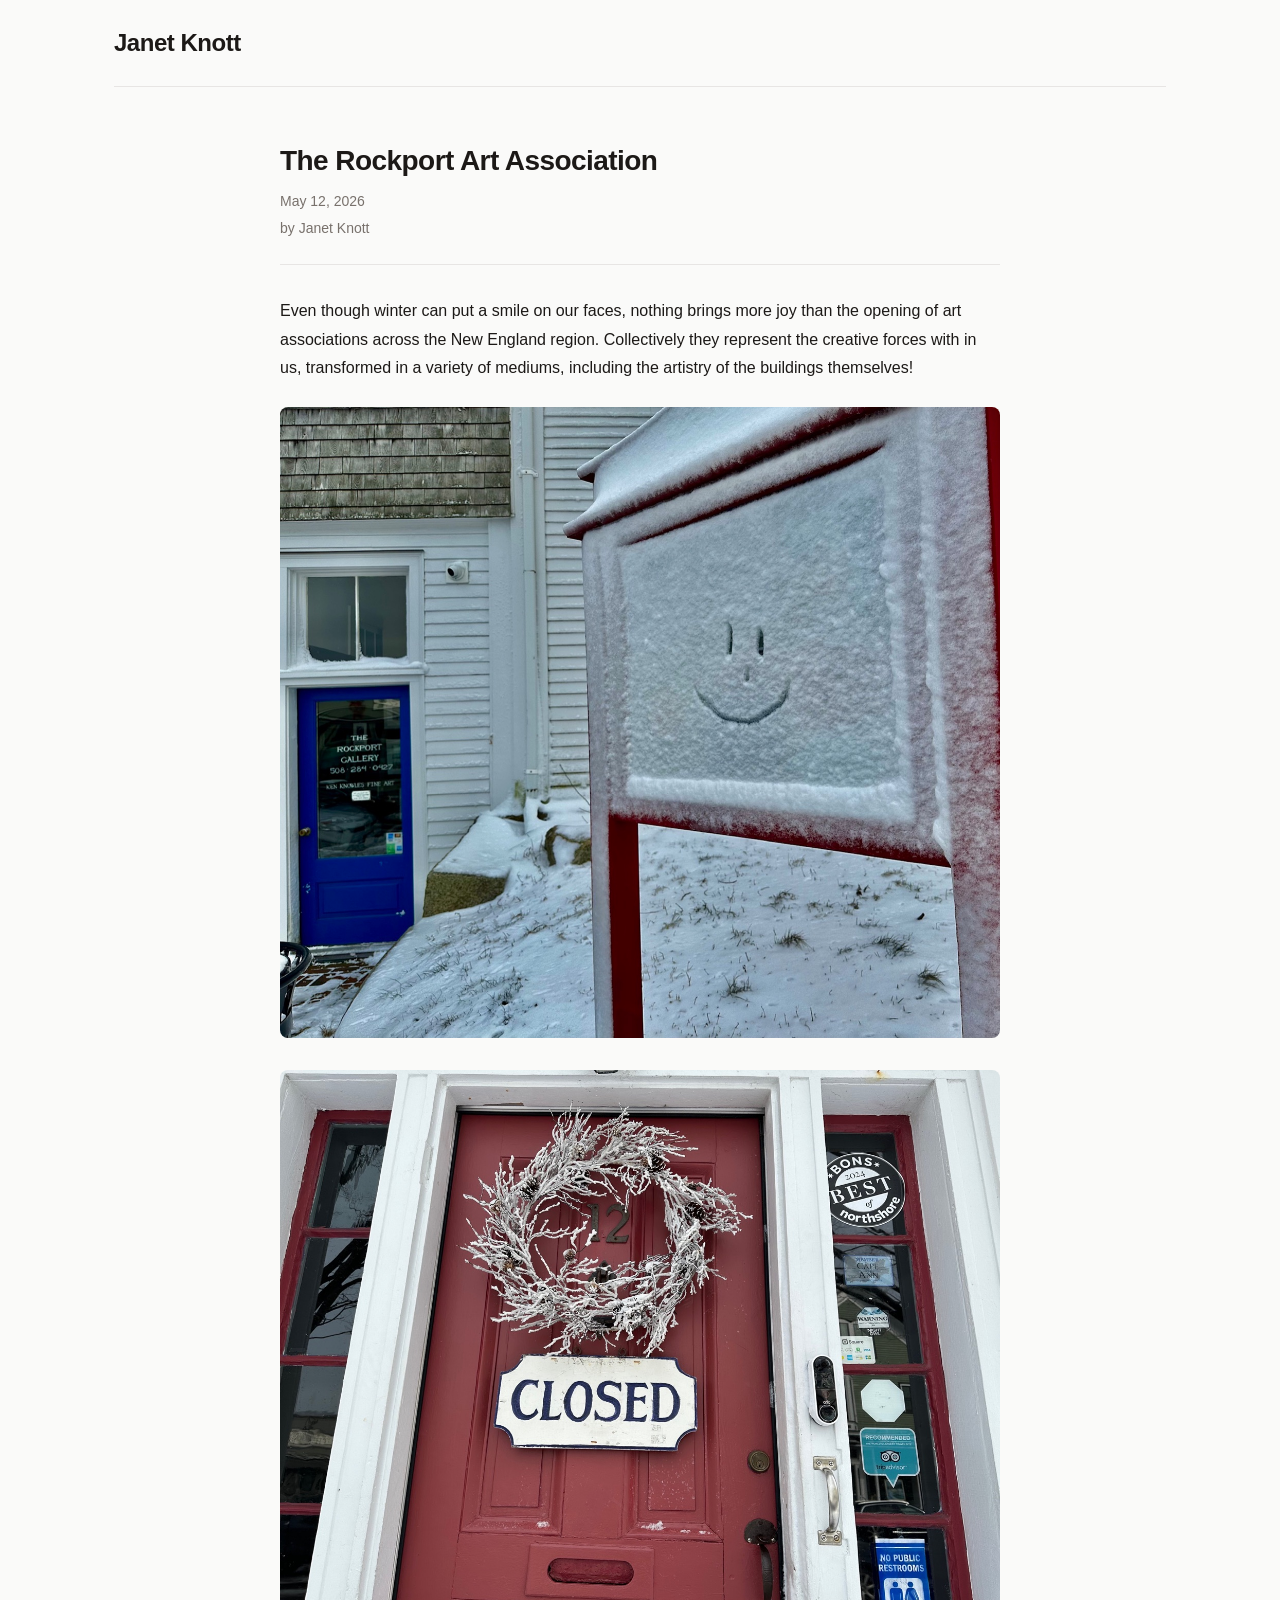
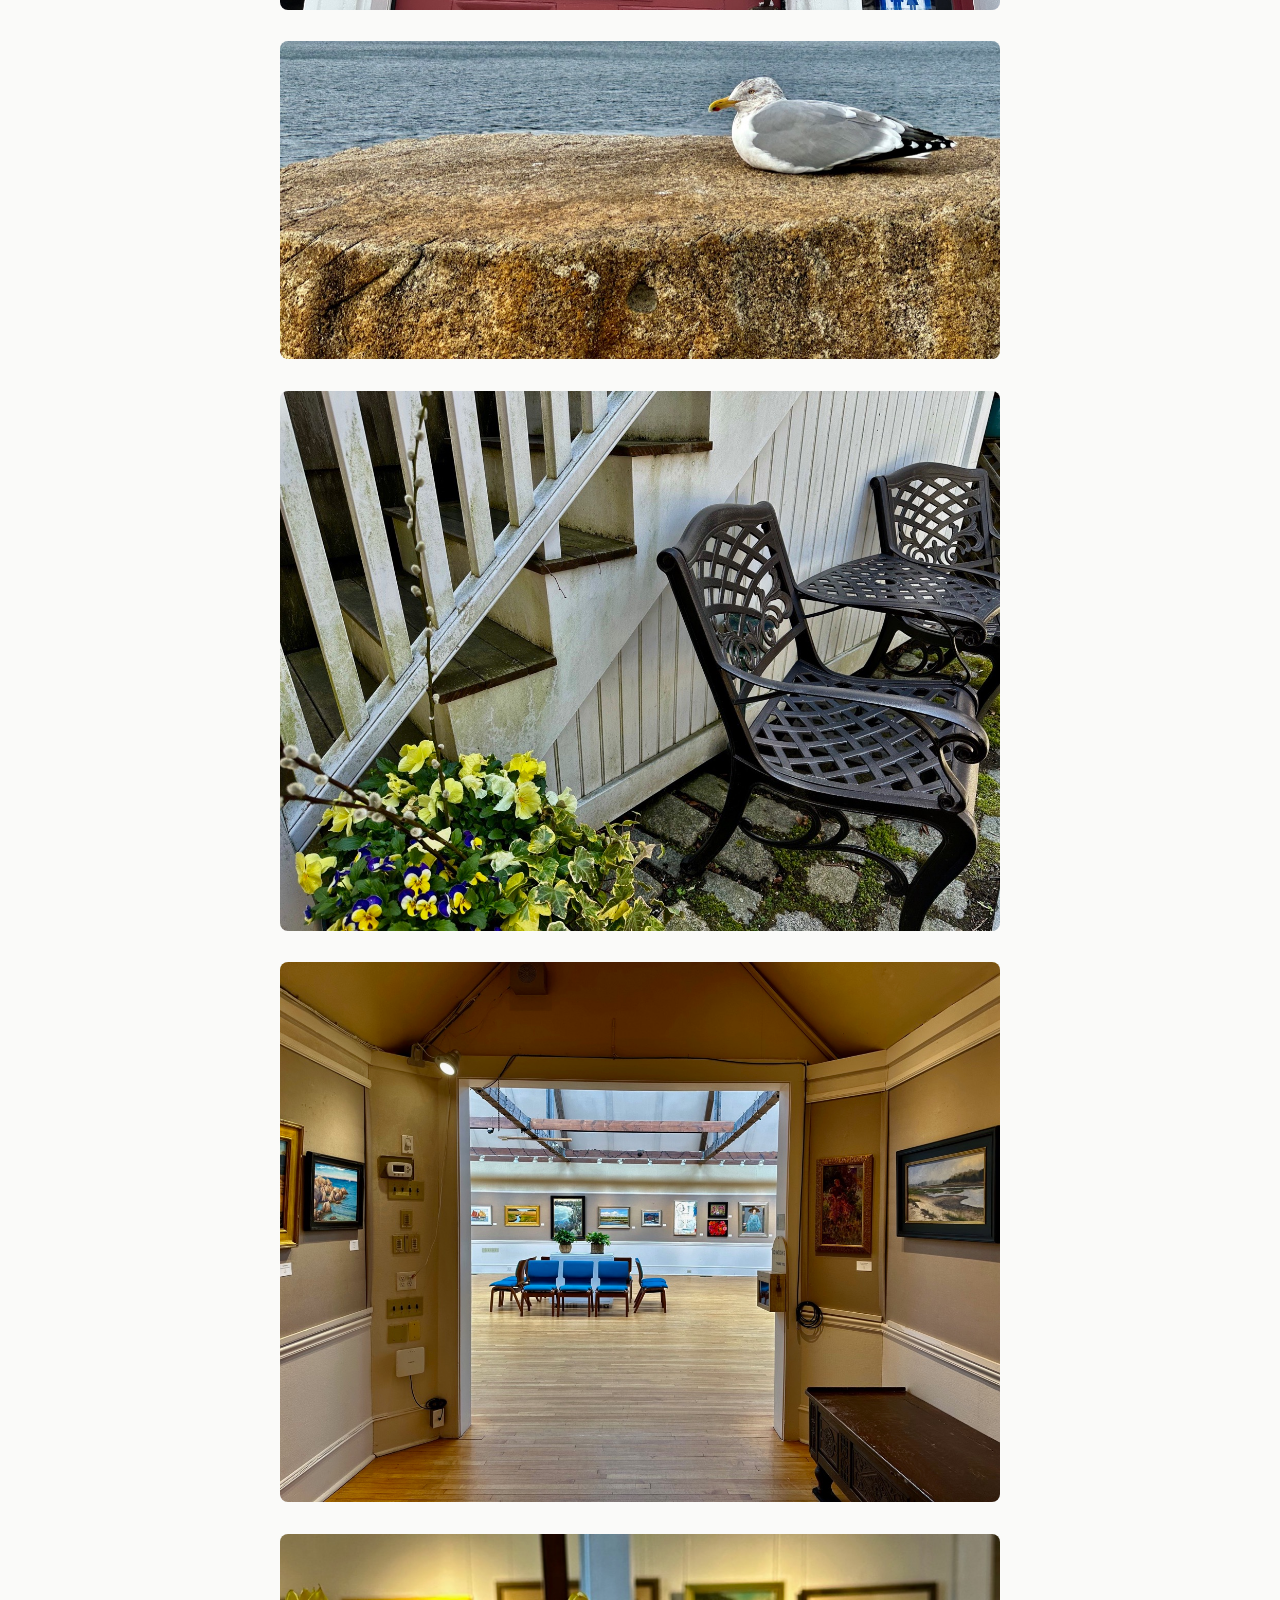
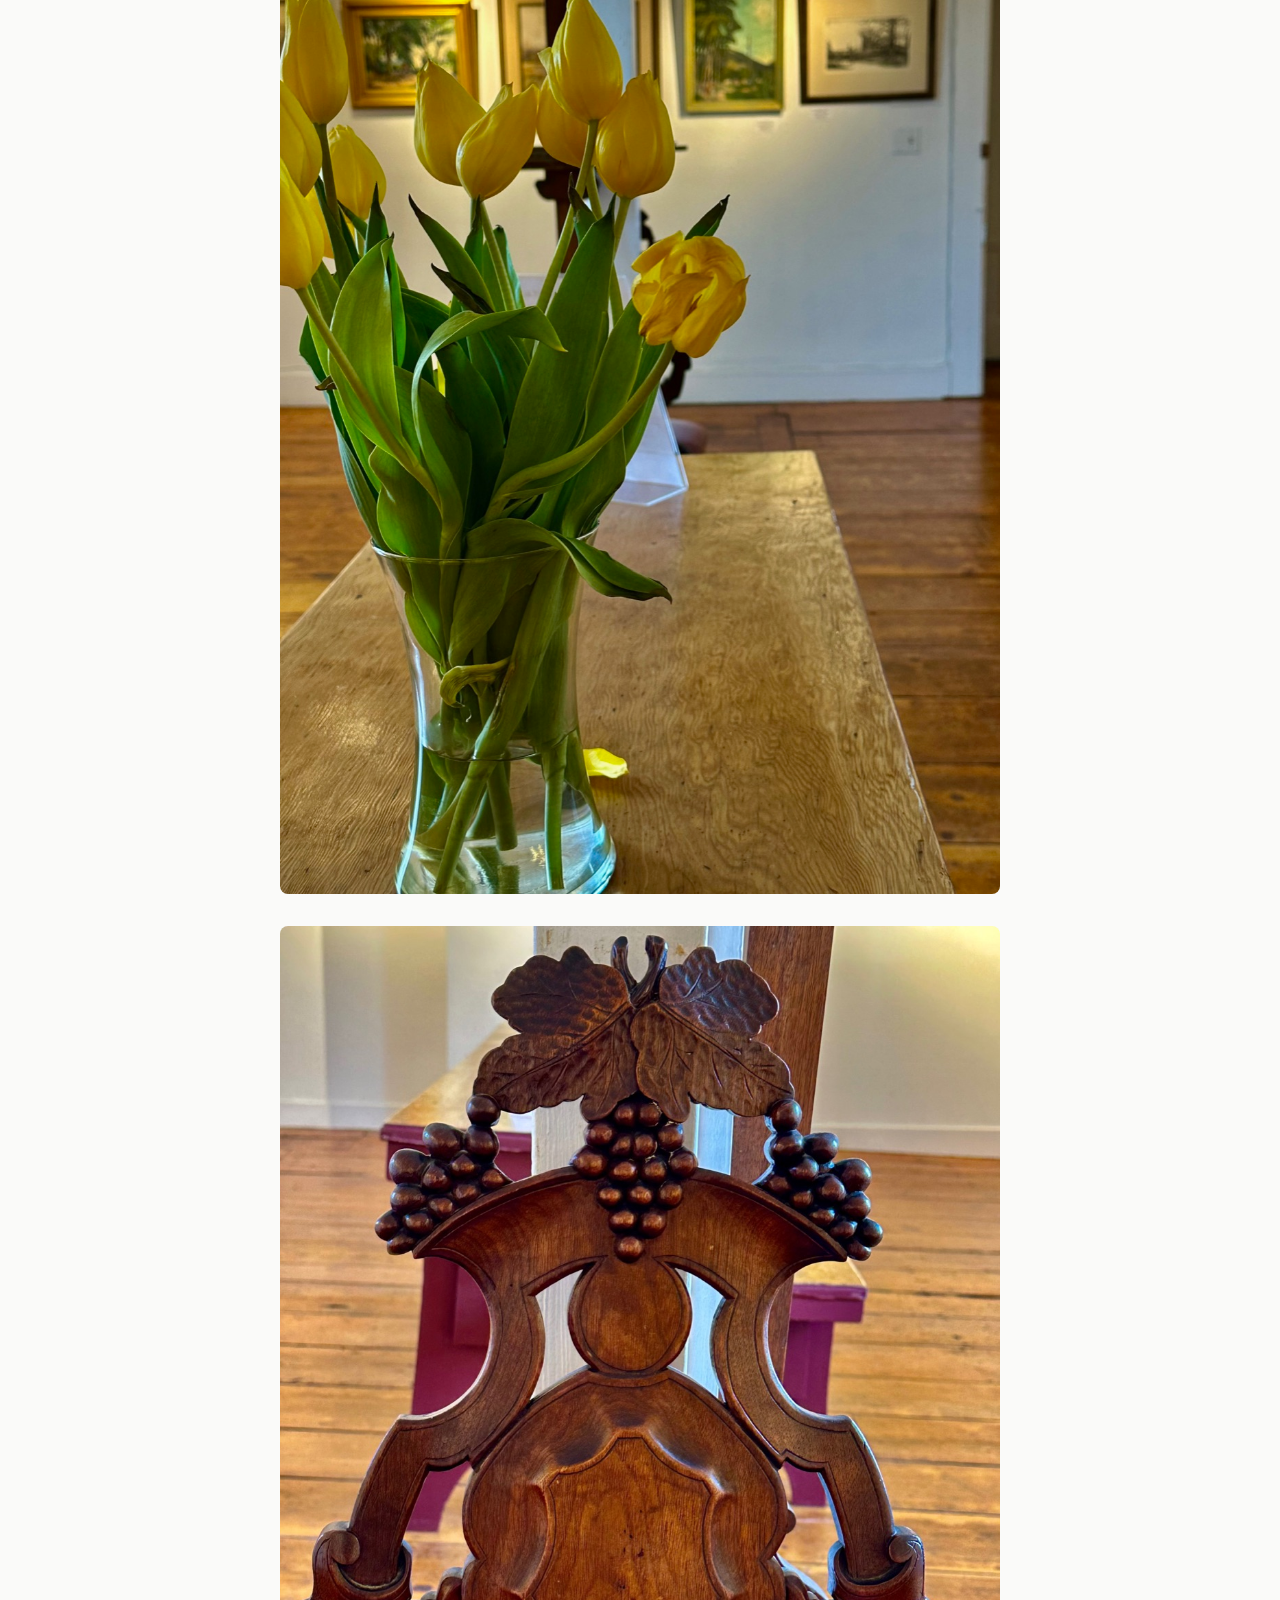
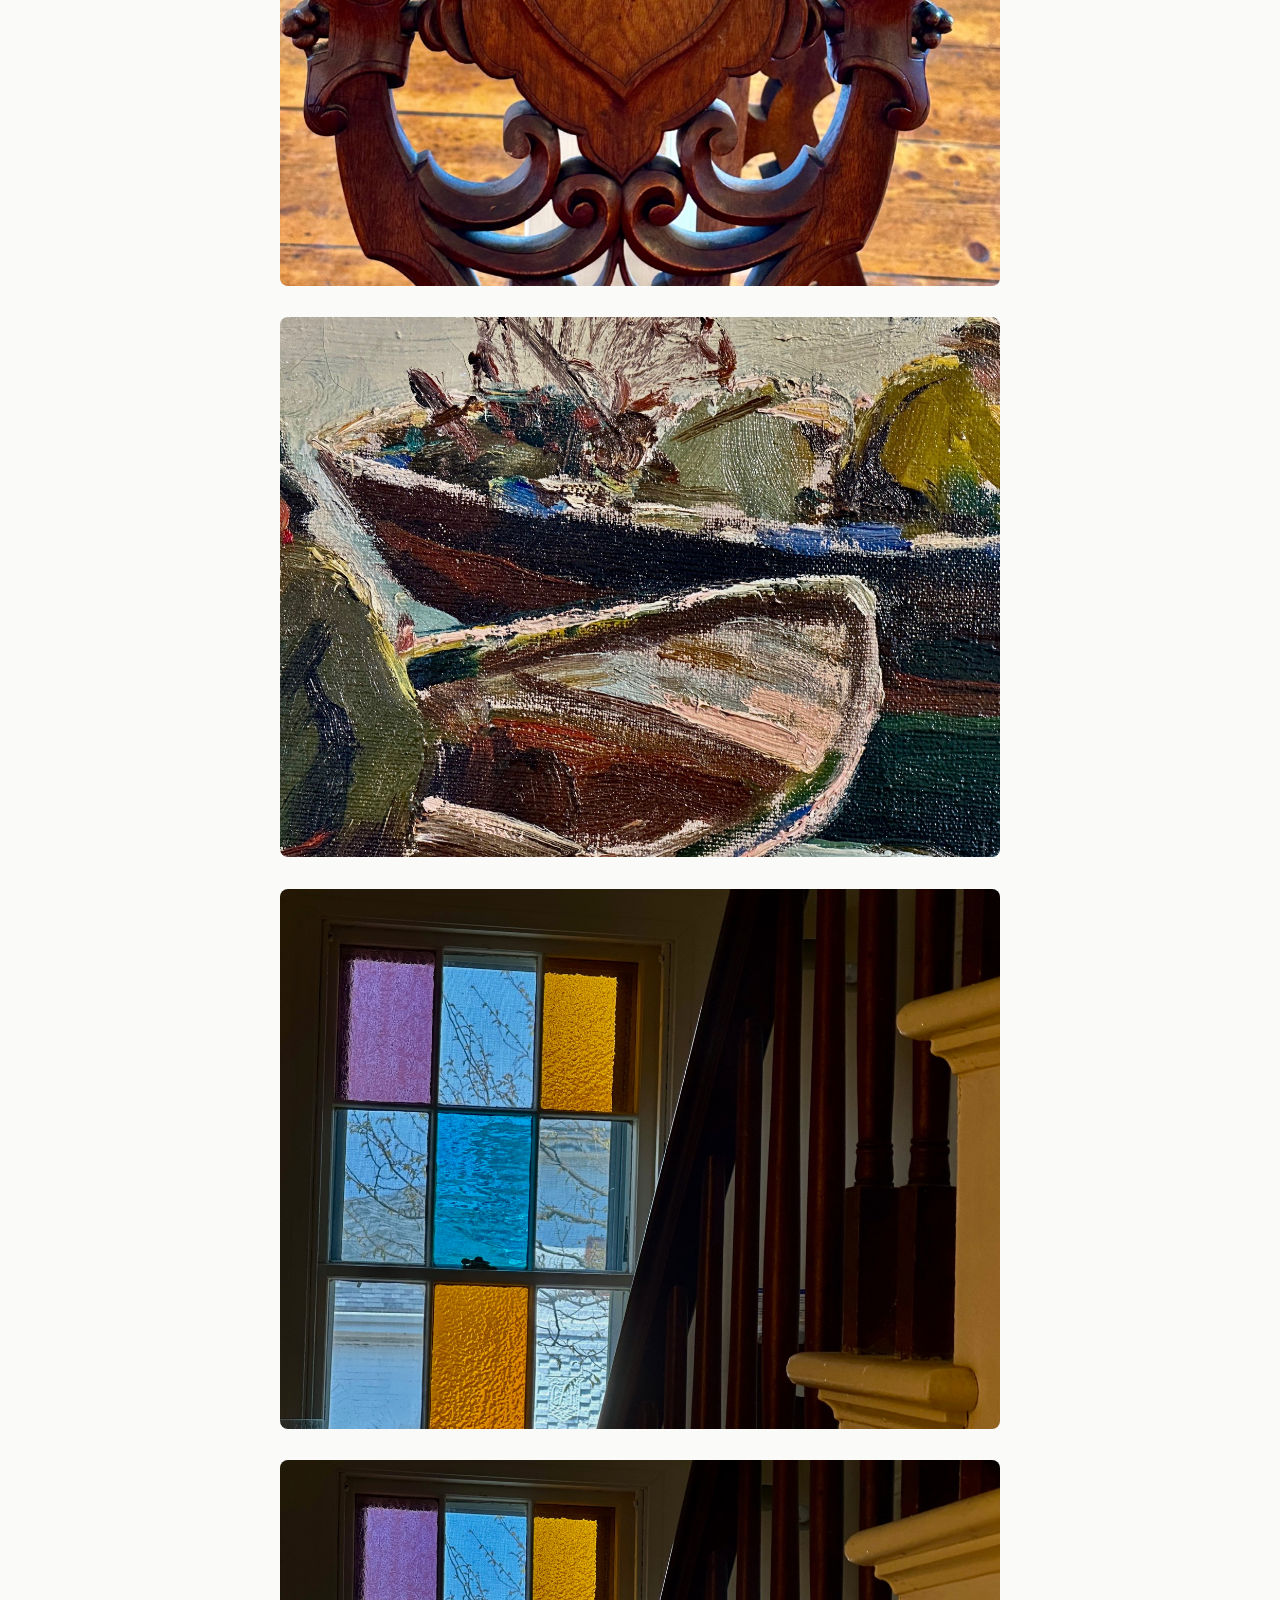
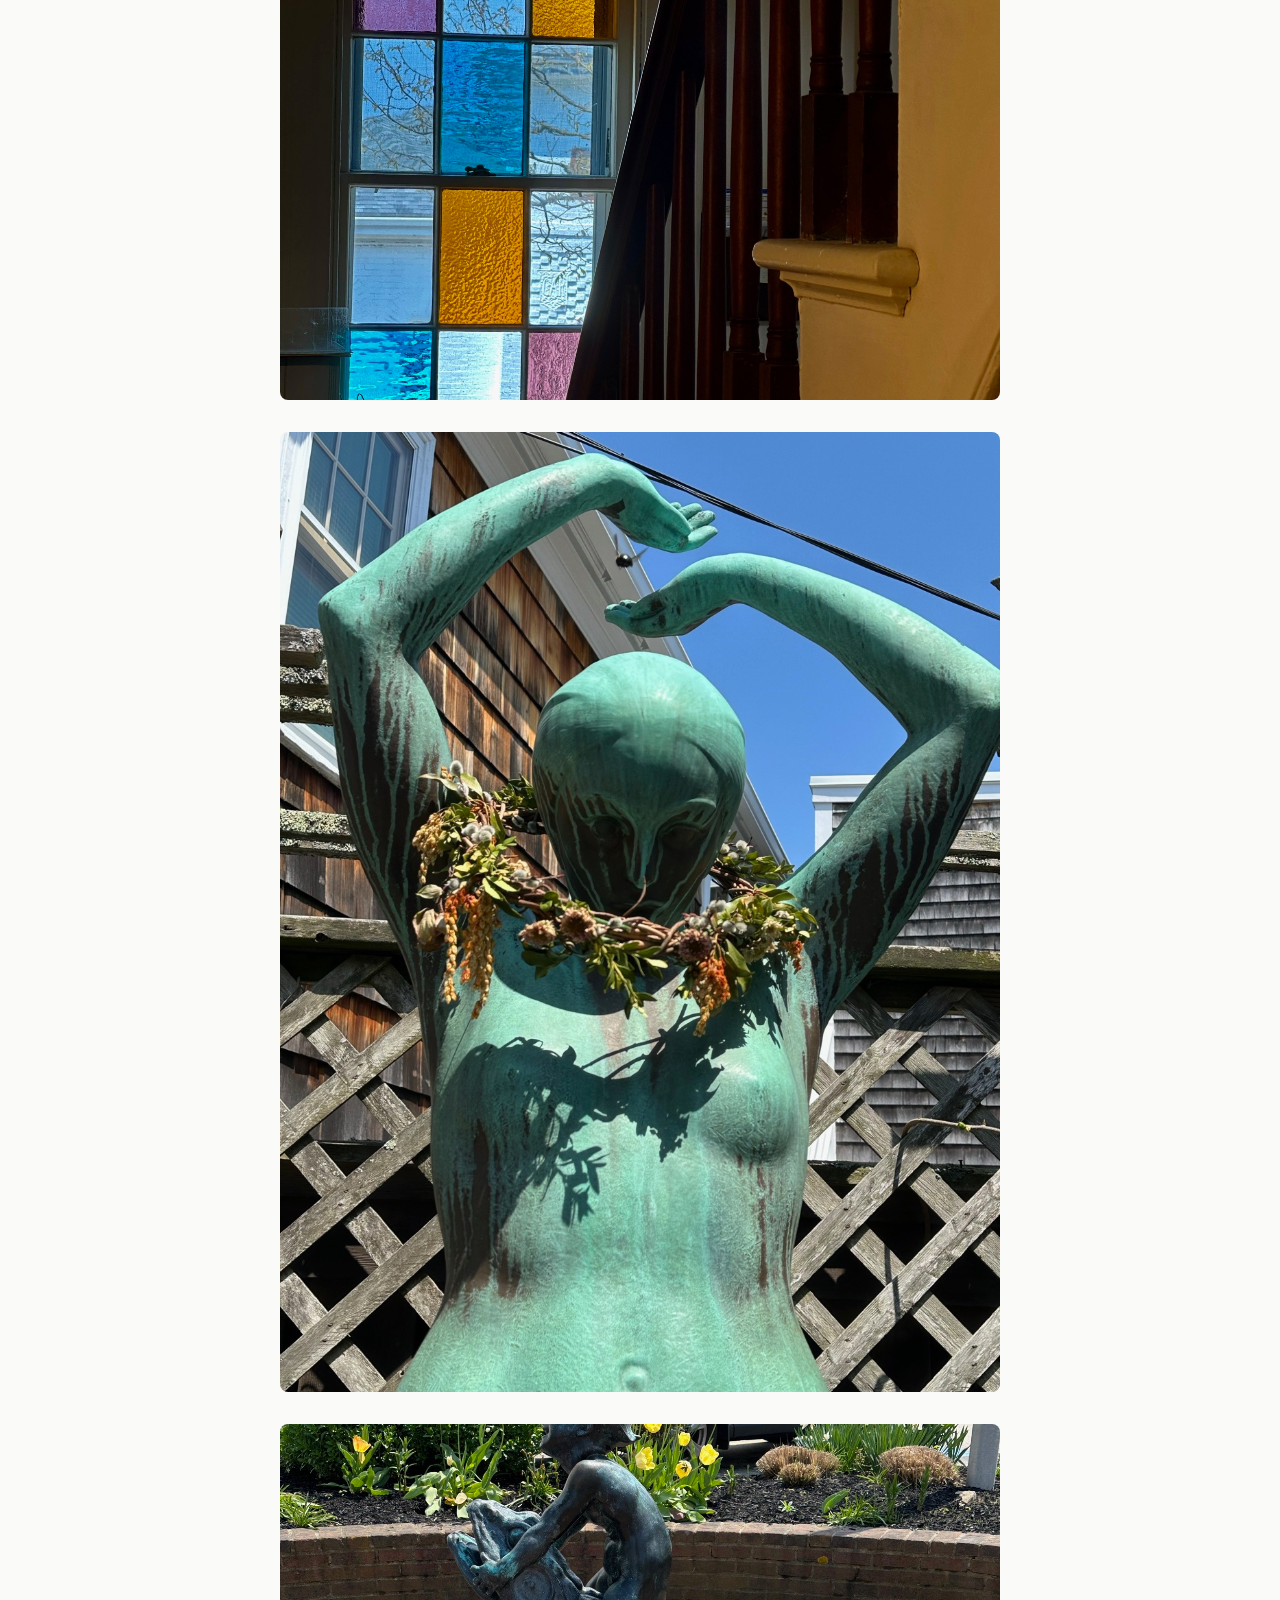
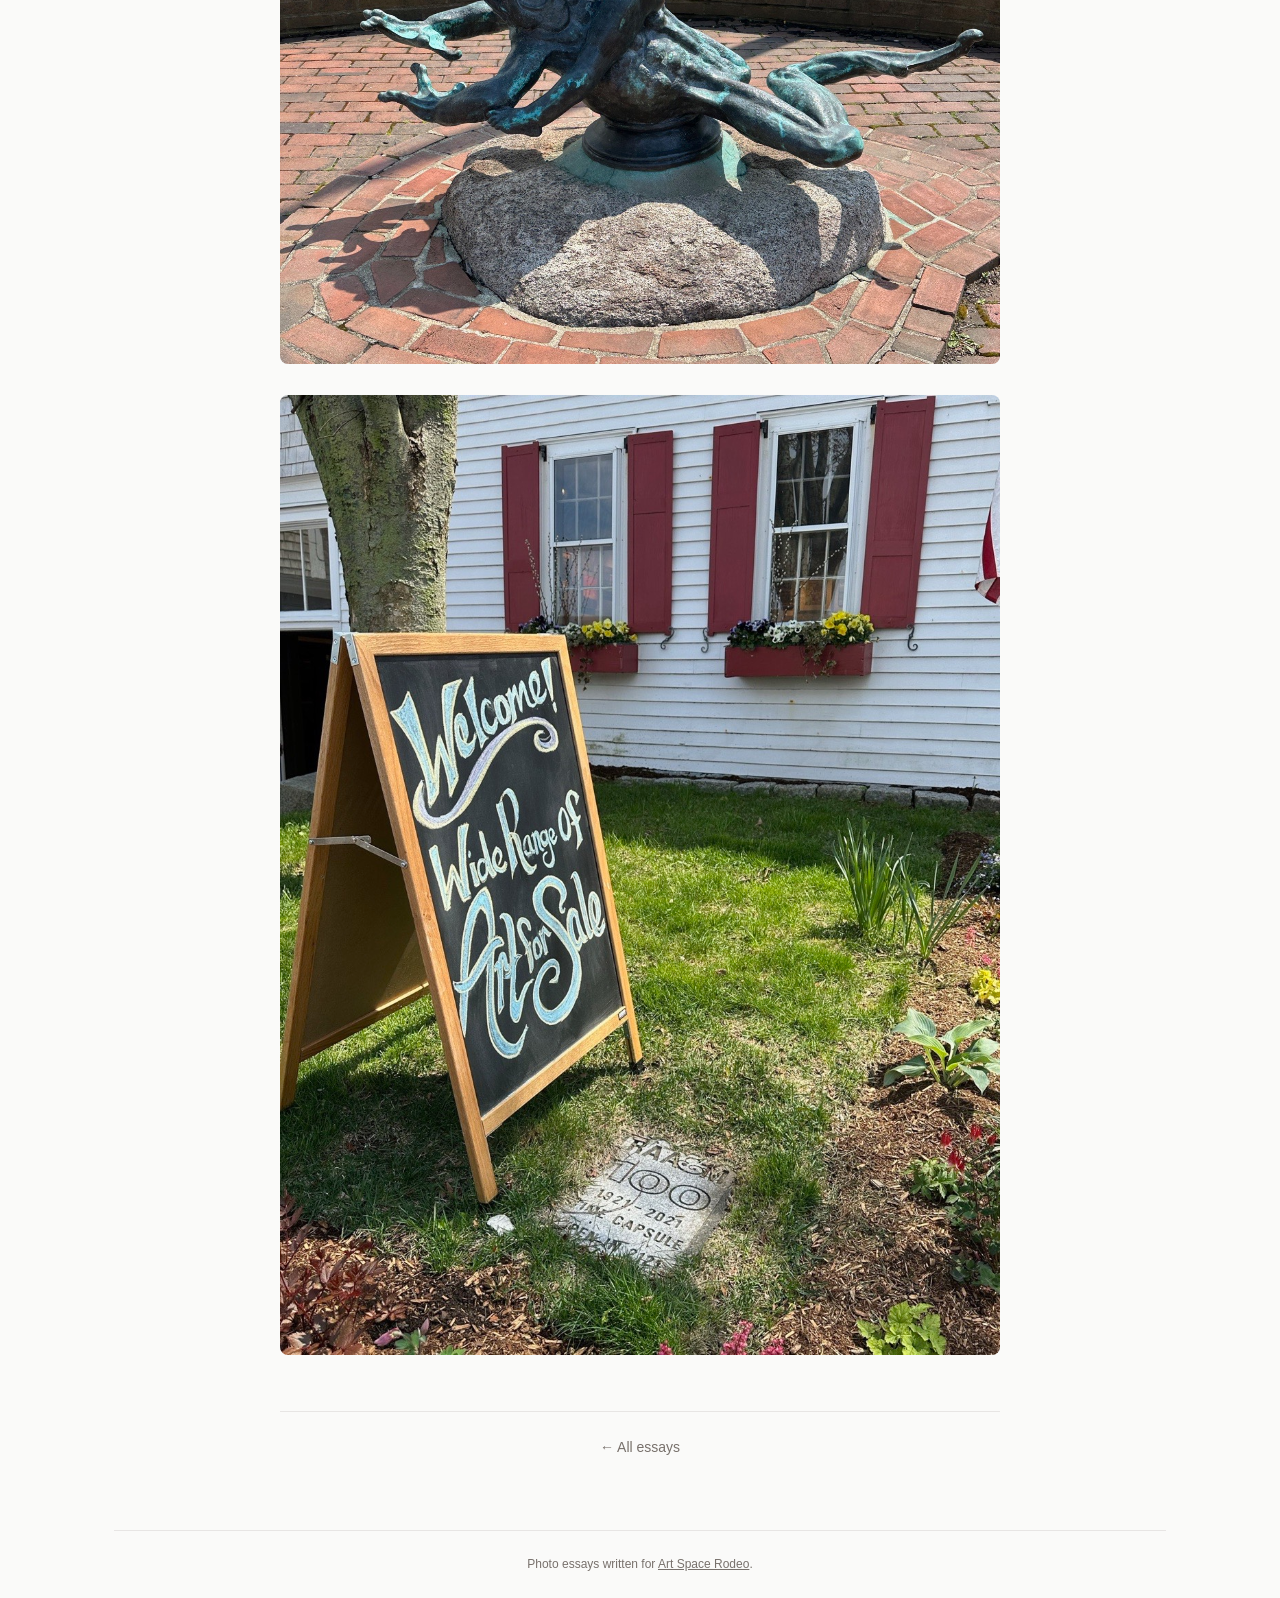
<file: essays/rockport-art-association/index.html>
<!DOCTYPE html>
<html lang="en">
<head>
  <meta charset="utf-8" />
  <link rel="icon" type="image/svg+xml" href="/favicon.svg" />
  <meta name="viewport" content="width=device-width, initial-scale=1" />
  <meta name="description" content="Winter turns toward spring at the Rockport Art Association, where even the snow seems to smile and the buildings are art in themselves." />
  <title>The Rockport Art Association | Janet Knott</title>
  <link rel="stylesheet" href="/style.css" />
  <!-- Metricool tracking -->
  <script>function loadScript(a){var b=document.getElementsByTagName("head")[0],c=document.createElement("script");c.type="text/javascript",c.src="https://tracker.metricool.com/resources/be.js",c.onreadystatechange=a,c.onload=a,b.appendChild(c)}loadScript(function(){beTracker.t({hash:"f56cd72f8e002854d3a9825211d9d621"})});</script>
</head>
<body>
  <div class="container">
    <header>
      <h1><a href="/">Janet Knott</a></h1>
    </header>
    <main>
      <article class="essay">
        <header class="essay-header">
          <h1>The Rockport Art Association</h1>
          <time>May 12, 2026</time>
          <p class="essay-author">by Janet Knott</p>
        </header>
        <div class="essay-content">
      <p>Even though winter can put a smile on our faces, nothing brings more joy than the opening of art associations across the New England region. Collectively they represent the creative forces with in us, transformed in a variety of mediums, including the artistry of the buildings themselves!</p>
      <figure>
<img src="/essays/rockport-art-association/01-snow-smiley-rockport-gallery.jpg" alt="A smiley face drawn in fresh snow outside the Rockport Art Association gallery in Rockport, Massachusetts." />
</figure>

<figure>
<img src="/essays/rockport-art-association/02-closed-sign-wreath.jpg" alt="An upside-down Closed sign and a winter wreath on the weathered red door of the Rockport Art Association." />
</figure>

<figure>
<img src="/essays/rockport-art-association/03-gull-on-granite.jpg" alt="A gull at rest on a granite ledge by the water in Rockport, Massachusetts." />
</figure>

<figure>
<img src="/essays/rockport-art-association/04-iron-chairs-pansies.jpg" alt="Cast-iron chairs beside a pot of pansies by a stairway at the Rockport Art Association." />
</figure>

<figure>
<img src="/essays/rockport-art-association/05-gallery-interior.jpg" alt="The skylit main gallery of the Rockport Art Association seen through a doorway, paintings hung salon-style, in Rockport." />
</figure>

<figure>
<img src="/essays/rockport-art-association/06-yellow-tulips.jpg" alt="Yellow tulips in a glass vase on a wooden table, paintings behind, at the Rockport Art Association." />
</figure>

<figure>
<img src="/essays/rockport-art-association/07-carved-chair-detail.jpg" alt="An ornately carved Victorian chairback on display at the Rockport Art Association, Rockport, Massachusetts." />
</figure>

<figure>
<img src="/essays/rockport-art-association/08-marine-painting.jpg" alt="A close-up of an oil painting of fishing boats at the wharf at the Rockport Art Association." />
</figure>

<figure>
<img src="/essays/rockport-art-association/09-stained-glass-a.jpg" alt="Afternoon light through a stained-glass stair window at the Rockport Art Association, Rockport." />
</figure>

<figure>
<img src="/essays/rockport-art-association/10-stained-glass-b.jpg" alt="A stained-glass window framed by the staircase banister at the Rockport Art Association." />
</figure>

<figure>
<img src="/essays/rockport-art-association/11-bronze-figure.jpg" alt="A patinated bronze figure with arms raised, wearing a garland of flowers, at the Rockport Art Association." />
</figure>

<figure>
<img src="/essays/rockport-art-association/12-bronze-fountain.jpg" alt="A bronze fountain group beneath a granite basin with daffodils below, at the Rockport Art Association, Rockport." />
</figure>

<figure>
<img src="/essays/rockport-art-association/13-welcome-sign.jpg" alt="A chalkboard sandwich sign reading Welcome, Wide Range of Art for Sale, at the Rockport Art Association." />
</figure>
        </div>
        <footer class="essay-footer">
          <a href="/#essays">&larr; All essays</a>
        </footer>
      </article>
    </main>
    <footer>
      <p>Photo essays written for <a href="https://artspacerodeo.com" target="_blank" rel="noopener noreferrer">Art Space Rodeo</a>.</p>
    </footer>
  </div>
</body>
</html>
</file>
<file: style.css>
:root {
  --bg: #fafaf9;
  --fg: #1c1917;
  --muted: #78716c;
  --border: #e7e5e4;
  --card-bg: #ffffff;
  --accent: #292524;
}

* {
  margin: 0;
  padding: 0;
  box-sizing: border-box;
}

body {
  font-family: -apple-system, BlinkMacSystemFont, "Segoe UI", Roboto, sans-serif;
  background: var(--bg);
  color: var(--fg);
  line-height: 1.6;
}

.container {
  max-width: 1100px;
  margin: 0 auto;
  padding: 0 1.5rem;
}

/* Header / hero */
header {
  border-bottom: 1px solid var(--border);
  padding: 1.5rem 0;
  margin-bottom: 2rem;
}

header h1 {
  font-size: 1.5rem;
  font-weight: 700;
  letter-spacing: -0.02em;
}

header p {
  color: var(--muted);
  font-size: 0.875rem;
  margin-top: 0.25rem;
}

/* Site navigation */
.site-nav {
  display: flex;
  gap: 1.25rem;
  margin-top: 0.75rem;
}

.site-nav a {
  font-size: 0.8125rem;
  font-weight: 500;
  color: var(--muted);
  text-decoration: none;
  transition: color 0.15s;
}

.site-nav a:hover {
  color: var(--fg);
}

/* Section titles */
.section-title {
  font-size: 1.25rem;
  font-weight: 700;
  letter-spacing: -0.01em;
  margin-bottom: 1rem;
}

/* Empty state */
.empty-state {
  text-align: center;
  padding: 3rem 1rem;
  color: var(--muted);
}

/* Essay list */
.essay-list {
  display: flex;
  flex-direction: column;
  gap: 2rem;
  margin-bottom: 3rem;
}

.essay-card {
  display: flex;
  gap: 1.5rem;
  text-decoration: none;
  color: inherit;
  padding: 1rem;
  border: 1px solid var(--border);
  border-radius: 0.5rem;
  background: var(--card-bg);
  transition: box-shadow 0.15s, border-color 0.15s;
}

.essay-card:hover {
  border-color: var(--muted);
  box-shadow: 0 2px 8px rgba(0, 0, 0, 0.06);
}

.essay-card img {
  width: 240px;
  height: 160px;
  object-fit: cover;
  border-radius: 0.375rem;
  flex-shrink: 0;
}

.essay-card-body {
  display: flex;
  flex-direction: column;
  gap: 0.25rem;
}

.essay-card-body h3 {
  font-size: 1.125rem;
  font-weight: 600;
  line-height: 1.3;
}

.essay-card-body time {
  font-size: 0.8125rem;
  color: var(--muted);
}

.essay-card-body p {
  font-size: 0.875rem;
  color: var(--muted);
  margin-top: 0.25rem;
  line-height: 1.5;
}

/* Sightings — wall of evidence */
.wall-hero {
  max-width: 760px;
  margin: 0 0 2rem;
}

.wall-hero h2 {
  font-size: 1.875rem;
  font-weight: 700;
  line-height: 1.15;
  letter-spacing: -0.025em;
  margin-bottom: 0.75rem;
}

.wall-hero p {
  color: var(--muted);
  font-size: 0.9375rem;
  line-height: 1.65;
}

.wall {
  display: grid;
  grid-template-columns: repeat(4, 1fr);
  gap: 0.75rem;
  margin-bottom: 3rem;
}

.wall-tile {
  position: relative;
  display: block;
  aspect-ratio: 3 / 2;
  overflow: hidden;
  border-radius: 0.5rem;
  background: #111;
  text-decoration: none;
}

.wall-img {
  position: absolute;
  inset: 0;
  width: 100%;
  height: 100%;
  object-fit: cover;
  transition: transform 0.45s ease;
}

.wall-tile:hover .wall-img {
  transform: scale(1.05);
}

.wall-scrim {
  position: absolute;
  inset: 0;
  background: linear-gradient(
    to top,
    rgba(0, 0, 0, 0.8) 0%,
    rgba(0, 0, 0, 0.32) 38%,
    rgba(0, 0, 0, 0) 62%
  );
}

.wall-meta {
  position: absolute;
  left: 0;
  right: 0;
  bottom: 0;
  padding: 0.7rem 0.8rem 0.75rem;
  color: #fff;
}

.wall-outlet {
  display: block;
  font-size: 0.8125rem;
  font-weight: 700;
  letter-spacing: 0.01em;
  text-shadow: 0 1px 3px rgba(0, 0, 0, 0.6);
}

.wall-headline {
  display: -webkit-box;
  -webkit-line-clamp: 3;
  -webkit-box-orient: vertical;
  font-size: 0.78rem;
  line-height: 1.3;
  color: rgba(255, 255, 255, 0.92);
  margin-top: 0.2rem;
  max-height: 0;
  opacity: 0;
  overflow: hidden;
  transition: max-height 0.35s ease, opacity 0.3s ease;
}

.wall-tile:hover .wall-headline,
.wall-tile:focus-visible .wall-headline {
  max-height: 4.5em;
  opacity: 1;
}

@media (max-width: 900px) {
  .wall {
    grid-template-columns: repeat(3, 1fr);
  }
}

@media (max-width: 600px) {
  .wall {
    grid-template-columns: repeat(2, 1fr);
    gap: 0.5rem;
  }
  .wall-hero h2 {
    font-size: 1.5rem;
  }
  /* No hover on touch: always reveal the headline. */
  .wall-headline {
    max-height: 4.5em;
    opacity: 1;
  }
}

/* Essay detail */
.essay {
  max-width: 720px;
  margin: 0 auto 3rem;
}

.essay-header {
  margin-bottom: 2rem;
  padding-bottom: 1.5rem;
  border-bottom: 1px solid var(--border);
}

.essay-header h1 {
  font-size: 1.75rem;
  font-weight: 700;
  letter-spacing: -0.02em;
  line-height: 1.3;
  margin-bottom: 0.5rem;
}

.essay-header time {
  font-size: 0.875rem;
  color: var(--muted);
}

.essay-author {
  font-size: 0.875rem;
  color: var(--muted);
  margin-top: 0.25rem;
}

.essay-content img {
  width: 100%;
  border-radius: 0.5rem;
  margin: 1.5rem 0 0.5rem;
}

.essay-content figure {
  margin: 1.5rem 0;
}

.essay-content figure img {
  margin: 0;
}

.essay-content p {
  margin-bottom: 1rem;
  line-height: 1.8;
}

.essay-footer {
  margin-top: 3rem;
  padding-top: 1.5rem;
  border-top: 1px solid var(--border);
}

.essay-footer a {
  font-size: 0.875rem;
  color: var(--muted);
  text-decoration: none;
}

.essay-footer a:hover {
  color: var(--fg);
}

/* Site name links to home; render like plain header text. */
header h1 a {
  color: inherit;
  text-decoration: none;
}

/* Home masthead: bio merged into the header */
.masthead h1 {
  font-size: 1.1rem;
}

.masthead-bio {
  display: flex;
  align-items: center;
  gap: 1.25rem;
}

.masthead-photo {
  width: 84px;
  height: 84px;
  border-radius: 50%;
  object-fit: cover;
  flex-shrink: 0;
}

.masthead-tagline {
  color: var(--muted);
  font-size: 0.9375rem;
  line-height: 1.55;
  margin-top: 0.35rem;
  max-width: 56ch;
}

.masthead-social {
  display: flex;
  gap: 1rem;
  margin-top: 0.6rem;
}

.masthead-social a {
  font-size: 0.8125rem;
  font-weight: 600;
}

@media (max-width: 480px) {
  .masthead-bio {
    gap: 0.9rem;
  }
  .masthead-photo {
    width: 64px;
    height: 64px;
    align-self: flex-start;
  }
}

/* Footer */
footer {
  border-top: 1px solid var(--border);
  padding: 1.5rem 0;
  text-align: center;
  font-size: 0.75rem;
  color: var(--muted);
}

footer a {
  color: var(--muted);
}

footer a:hover {
  color: var(--fg);
}

@media (max-width: 640px) {
  .essay-card {
    flex-direction: column;
  }

  .essay-card img {
    width: 100%;
    height: 200px;
  }
}
</file>
